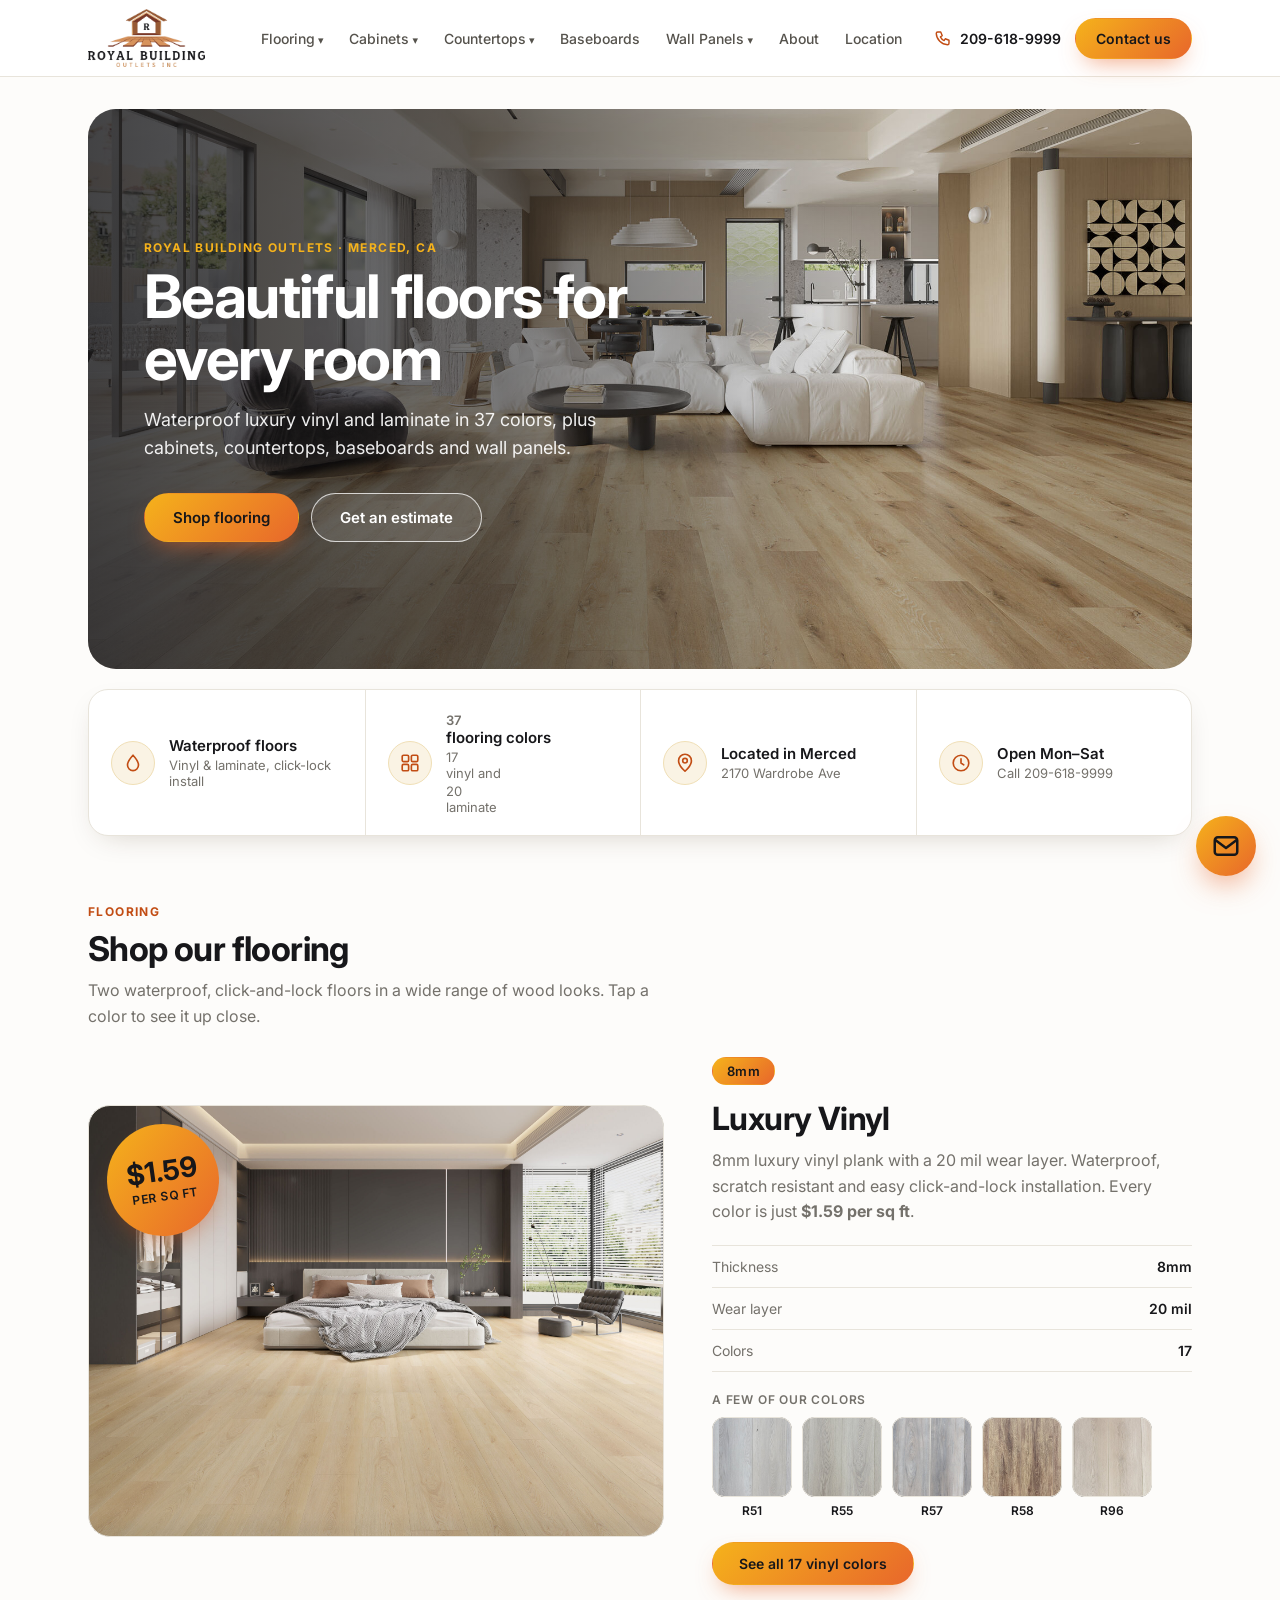
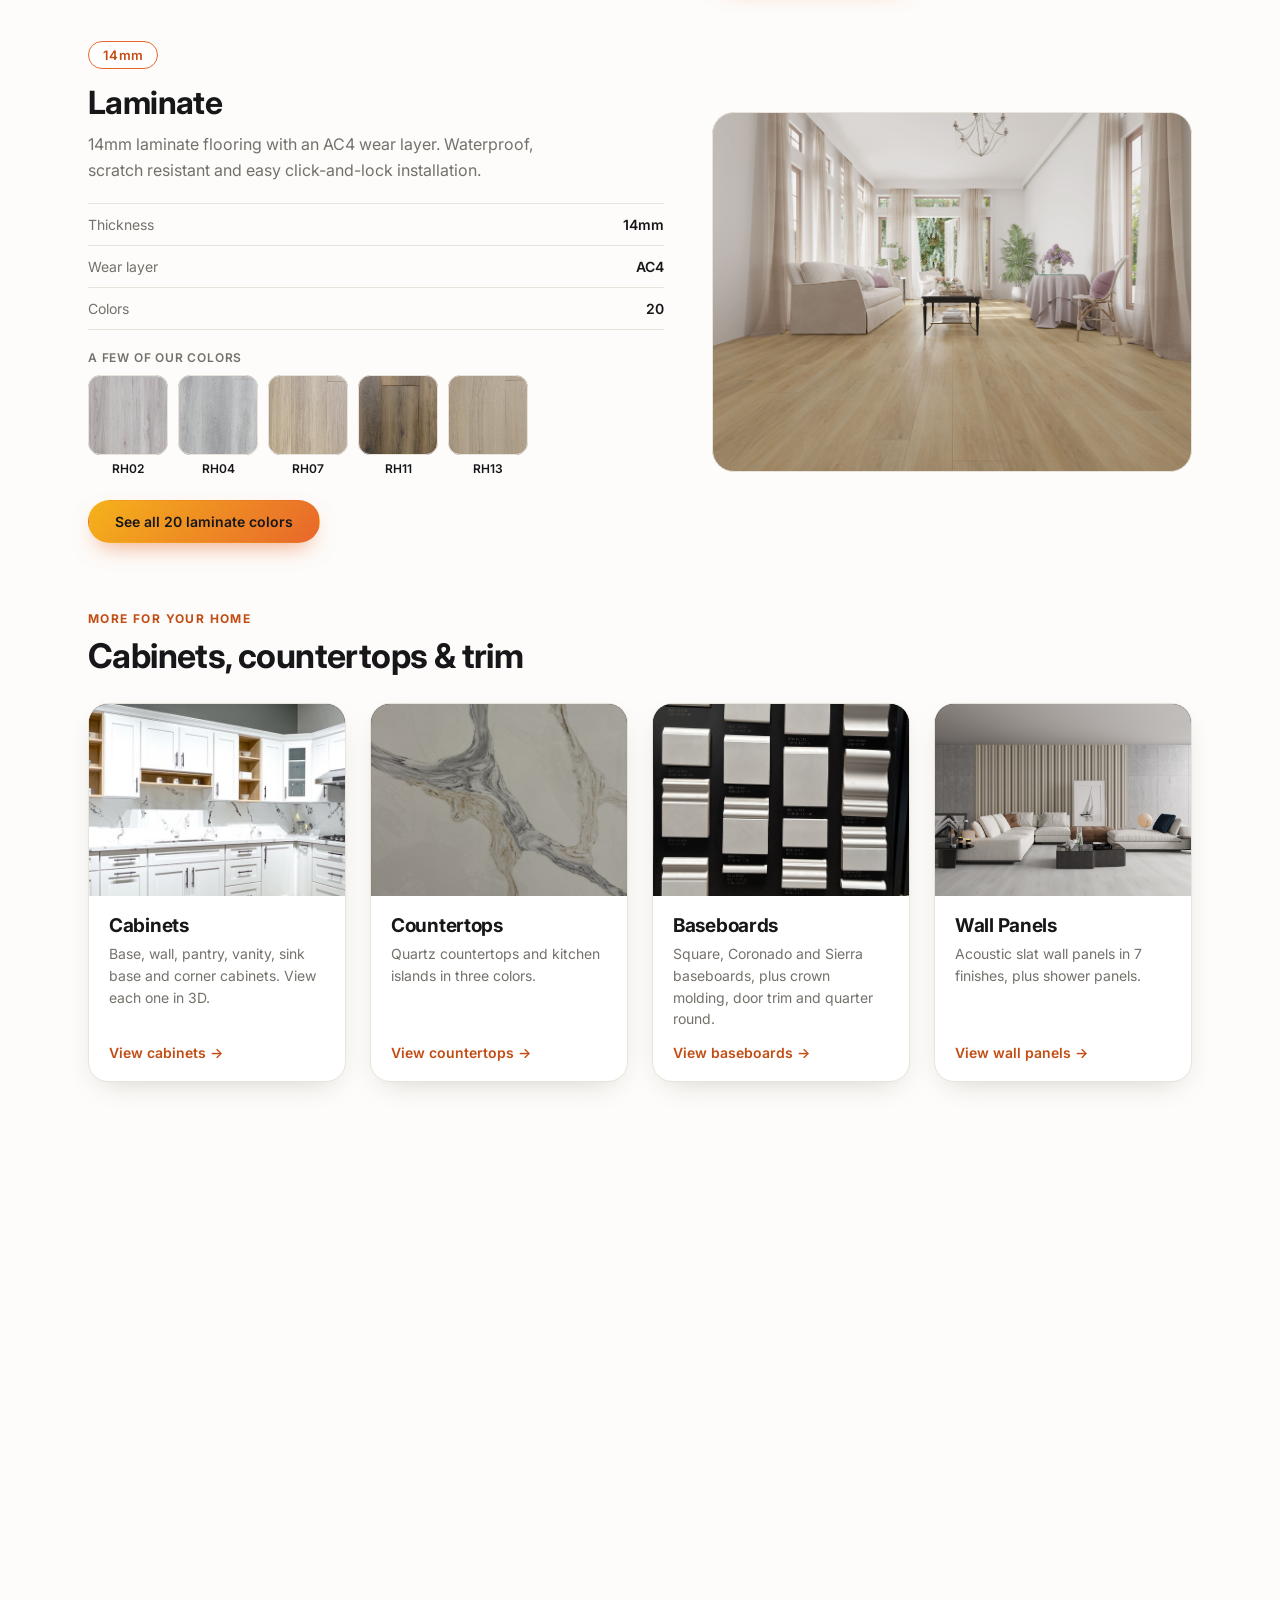
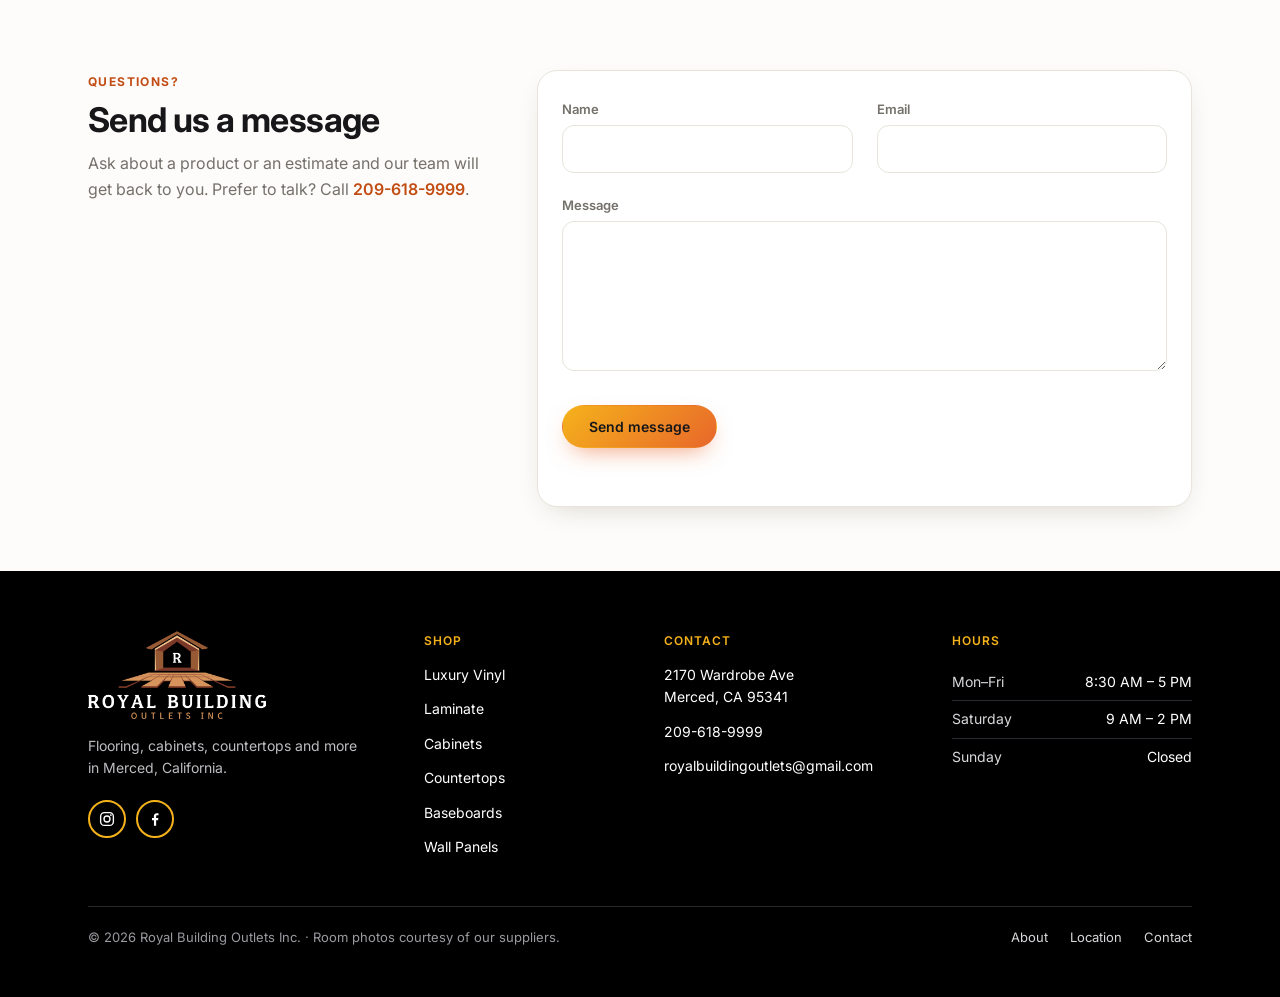
<file: index.html>
<!doctype html>
<html lang="en"><head><meta charset="utf-8"><meta name="viewport" content="width=device-width,initial-scale=1">
<title>Royal Building Outlets | Flooring, Cabinets &amp; Countertops in Merced, CA</title>
<meta name="description" content="Royal Building Outlets in Merced, CA: waterproof luxury vinyl and laminate flooring, kitchen and bath cabinets, quartz countertops, baseboards and wall panels. Visit our store in Merced or get an estimate.">
<link rel="canonical" href="https://www.royalbuildingoutlets.com/">
<meta property="og:type" content="website"><meta property="og:site_name" content="Royal Building Outlets">
<meta property="og:title" content="Royal Building Outlets | Flooring, Cabinets &amp; Countertops in Merced, CA"><meta property="og:description" content="Royal Building Outlets in Merced, CA: waterproof luxury vinyl and laminate flooring, kitchen and bath cabinets, quartz countertops, baseboards and wall panels. Visit our store in Merced or get an estimate.">
<meta property="og:url" content="https://www.royalbuildingoutlets.com/"><meta property="og:image" content="https://www.royalbuildingoutlets.com/images/Cata/web/room-07.jpg">
<meta name="theme-color" content="#ffffff">
<link rel="preconnect" href="https://fonts.googleapis.com"><link rel="preconnect" href="https://fonts.gstatic.com" crossorigin>
<link rel="stylesheet" href="https://fonts.googleapis.com/css2?family=Inter:wght@400;500;600;700&amp;display=swap">
<link rel="stylesheet" href="style.css?v=20261124"><link rel="icon" type="image/png" href="images/Logo/Logo.png"></head><body>

<a class="skip" href="#main">Skip to content</a>
<header><div class="wrap hwrap">
  <a class="logo" href="index.html"><img src="images/Logo/logo-light.png" alt="Royal Building Outlets Inc" width="1280" height="633"></a>
  <nav id="mainnav" aria-label="Main">
    <div class="dd">
      <a href="index.html#flooring">Flooring</a><button type="button" class="dd-toggle" aria-expanded="false" aria-label="Show flooring pages"></button>
      <div class="menu">
        <a href="vinyl.html"><b>Luxury Vinyl</b><span>8mm &middot; 20 mil wear layer &middot; $1.59/sq ft</span></a>
        <a href="laminate.html"><b>Laminate</b><span>14mm &middot; AC4 wear layer</span></a>
      </div>
    </div>
    <div class="dd">
      <a href="cabinets.html">Cabinets</a><button type="button" class="dd-toggle" aria-expanded="false" aria-label="Show cabinets pages"></button>
      <div class="menu">
        <a href="cabinets.html#base">Base</a>
        <a href="cabinets.html#wall">Wall</a>
        <a href="cabinets.html#pantry">Pantry</a>
        <a href="cabinets.html#vanity">Vanity</a>
        <a href="cabinets.html#sink-base">Sink Base</a>
        <a href="cabinets.html#corner">Corner</a>
      </div>
    </div>
    <div class="dd">
      <a href="countertops.html">Countertops</a><button type="button" class="dd-toggle" aria-expanded="false" aria-label="Show countertops pages"></button>
      <div class="menu">
        <a href="countertops.html#countertops">Countertops</a>
        <a href="countertops.html#islands">Islands</a>
      </div>
    </div>
    <a href="baseboards.html">Baseboards</a>
    <div class="dd">
      <a href="wall-panels.html">Wall Panels</a><button type="button" class="dd-toggle" aria-expanded="false" aria-label="Show wall panels pages"></button>
      <div class="menu">
        <a href="wall-panels.html#wall">Wall Panels</a>
        <a href="wall-panels.html#shower">Shower Panels</a>
      </div>
    </div>
    <a href="about.html">About</a>
    <a href="locations.html">Location</a>
    <a href="contact.html">Contact</a>
    <div class="nav-foot">
      <a class="btn solid txt" href="tel:+12096189999"><svg viewBox="0 0 24 24" aria-hidden="true"><path fill="none" stroke="currentColor" stroke-width="1.9" stroke-linecap="round" stroke-linejoin="round" d="M5 4h4l2 5-2.5 1.5a11 11 0 0 0 5 5L15 13l5 2v4a2 2 0 0 1-2 2A16 16 0 0 1 3 6a2 2 0 0 1 2-2z"/></svg>Call 209-618-9999</a>
      <p>Mon&ndash;Fri 8:30 AM&ndash;5 PM &middot; Sat 9 AM&ndash;2 PM<br>2170 Wardrobe Ave, Merced, CA</p>
    </div>
  </nav>
  <div class="hact">
    <a class="hphone" href="tel:+12096189999" aria-label="Call 209-618-9999"><svg viewBox="0 0 24 24" aria-hidden="true"><path fill="none" stroke="currentColor" stroke-width="1.9" stroke-linecap="round" stroke-linejoin="round" d="M5 4h4l2 5-2.5 1.5a11 11 0 0 0 5 5L15 13l5 2v4a2 2 0 0 1-2 2A16 16 0 0 1 3 6a2 2 0 0 1 2-2z"/></svg><span>209-618-9999</span></a>
    <a class="btn solid txt hcta" href="contact.html">Contact us</a>
    <button type="button" class="navbtn" aria-controls="mainnav" aria-expanded="false" aria-label="Open menu"><span></span></button>
  </div>
</div></header>

<main class="wrap" id="main">

  <!-- hero: who we are + main actions -->
  <section class="hero-sec">
    <div class="home-hero" style="background-image:url('images/Cata/web/room-07.jpg')">
      <div>
        <span class="eyebrow">Royal Building Outlets &middot; Merced, CA</span>
        <h1>Beautiful floors for every room</h1>
        <p>Waterproof luxury vinyl and laminate in <span data-count="flooring">37</span> colors, plus cabinets, countertops, baseboards and wall panels.</p>
        <div class="btn-row">
          <a href="#flooring" class="btn solid txt">Shop flooring</a>
          <a href="contact.html" class="btn txt ghost">Get an estimate</a>
        </div>
      </div>
    </div>

    <div class="facts">
      <div class="fact"><span class="cico"><svg viewBox="0 0 24 24" aria-hidden="true"><path fill="none" stroke="currentColor" stroke-width="1.8" stroke-linejoin="round" d="M12 3.5s6 6.4 6 10.8a6 6 0 0 1-12 0C6 9.9 12 3.5 12 3.5z"/></svg></span><div><b>Waterproof floors</b><span>Vinyl &amp; laminate, click-lock install</span></div></div>
      <div class="fact"><span class="cico"><svg viewBox="0 0 24 24" aria-hidden="true"><rect x="3.5" y="3.5" width="7" height="7" rx="1.5" fill="none" stroke="currentColor" stroke-width="1.8"/><rect x="13.5" y="3.5" width="7" height="7" rx="1.5" fill="none" stroke="currentColor" stroke-width="1.8"/><rect x="3.5" y="13.5" width="7" height="7" rx="1.5" fill="none" stroke="currentColor" stroke-width="1.8"/><rect x="13.5" y="13.5" width="7" height="7" rx="1.5" fill="none" stroke="currentColor" stroke-width="1.8"/></svg></span><div><b><span data-count="flooring">37</span> flooring colors</b><span><span data-count="vinyl">17</span> vinyl and <span data-count="laminate">20</span> laminate</span></div></div>
      <div class="fact"><span class="cico"><svg viewBox="0 0 24 24" aria-hidden="true"><path fill="none" stroke="currentColor" stroke-width="1.8" stroke-linecap="round" stroke-linejoin="round" d="M12 21s7-6.2 7-11.5A7 7 0 0 0 5 9.5C5 14.8 12 21 12 21z"/><circle cx="12" cy="9.5" r="2.5" fill="none" stroke="currentColor" stroke-width="1.8"/></svg></span><div><b>Located in Merced</b><a href="locations.html"><span>2170 Wardrobe Ave</span></a></div></div>
      <div class="fact"><span class="cico"><svg viewBox="0 0 24 24" aria-hidden="true"><circle cx="12" cy="12" r="8.5" fill="none" stroke="currentColor" stroke-width="1.8"/><path d="M12 7.5V12l3 2" fill="none" stroke="currentColor" stroke-width="1.8" stroke-linecap="round" stroke-linejoin="round"/></svg></span><div><b>Open Mon&ndash;Sat</b><a href="tel:+12096189999"><span>Call 209-618-9999</span></a></div></div>
    </div>
  </section>

  <!-- flooring: the main focus -->
  <section id="flooring">
    <div class="sec-head">
      <span class="eyebrow">Flooring</span>
      <h2>Shop our flooring</h2>
      <p>Two waterproof, click-and-lock floors in a wide range of wood looks. Tap a color to see it up close.</p>
    </div>

    <div class="floor-row">
      <a class="floor-photo" href="vinyl.html" aria-label="Shop luxury vinyl"><div class="img photo" role="img" aria-label="Bedroom with light oak luxury vinyl plank flooring" style="background-image:url('images/Cata/web/room-02.jpg')"><span class="price-sticker" aria-label="$1.59 per square foot"><span class="amt">$1.59</span><span class="per">per sq ft</span></span></div></a>
      <div class="floor-info">
        <span class="tag solid">8mm</span>
        <h3>Luxury Vinyl</h3>
        <p>8mm luxury vinyl plank with a 20 mil wear layer. Waterproof, scratch resistant and easy click-and-lock installation. Every color is just <b>$1.59 per sq ft</b>.</p>
        <div class="feat-specs">
          <div class="r"><span>Thickness</span><span>8mm</span></div>
          <div class="r"><span>Wear layer</span><span>20 mil</span></div>
          <div class="r"><span>Colors</span><span data-count="vinyl">17</span></div>
        </div>
        <div class="sw-label">A few of our colors</div>
        <div class="swatches" data-kind="vinyl">
          <a href="vinyl.html#R51"><div class="img photo" style="background-image:url('images/Flooring/web/R51.jpg')"></div>R51</a>
          <a href="vinyl.html#R55"><div class="img photo" style="background-image:url('images/Flooring/web/R55.jpg')"></div>R55</a>
          <a href="vinyl.html#R57"><div class="img photo" style="background-image:url('images/Flooring/web/R57.jpg')"></div>R57</a>
          <a href="vinyl.html#R58"><div class="img photo" style="background-image:url('images/Flooring/web/R58.jpg')"></div>R58</a>
          <a href="vinyl.html#R96"><div class="img photo" style="background-image:url('images/Flooring/web/R96.jpg')"></div>R96</a>
        </div>
        <a href="vinyl.html" class="btn solid txt">See all <span data-count="vinyl">17</span> vinyl colors</a>
      </div>
    </div>

    <div class="floor-row flip">
      <a class="floor-photo" href="laminate.html" aria-label="Shop laminate"><div class="img photo" role="img" aria-label="Bright living room with warm laminate plank flooring" style="background-image:url('images/Cata/web/room-05.jpg')"></div></a>
      <div class="floor-info">
        <span class="tag">14mm</span>
        <h3>Laminate</h3>
        <p>14mm laminate flooring with an AC4 wear layer. Waterproof, scratch resistant and easy click-and-lock installation.</p>
        <div class="feat-specs">
          <div class="r"><span>Thickness</span><span>14mm</span></div>
          <div class="r"><span>Wear layer</span><span>AC4</span></div>
          <div class="r"><span>Colors</span><span data-count="laminate">20</span></div>
        </div>
        <div class="sw-label">A few of our colors</div>
        <div class="swatches" data-kind="laminate">
          <a href="laminate.html#RH02"><div class="img photo" style="background-image:url('images/Flooring/web/RH02.jpg')"></div>RH02</a>
          <a href="laminate.html#RH04"><div class="img photo" style="background-image:url('images/Flooring/web/RH04.jpg')"></div>RH04</a>
          <a href="laminate.html#RH07"><div class="img photo" style="background-image:url('images/Flooring/web/RH07.jpg')"></div>RH07</a>
          <a href="laminate.html#RH11"><div class="img photo" style="background-image:url('images/Flooring/web/RH11.jpg')"></div>RH11</a>
          <a href="laminate.html#RH13"><div class="img photo" style="background-image:url('images/Flooring/web/RH13.jpg')"></div>RH13</a>
        </div>
        <a href="laminate.html" class="btn solid txt">See all <span data-count="laminate">20</span> laminate colors</a>
      </div>
    </div>
  </section>

  <!-- everything else we carry -->
  <section>
    <div class="sec-head">
      <span class="eyebrow">More for your home</span>
      <h2>Cabinets, countertops &amp; trim</h2>
    </div>
    <div class="grid g4 pcards">
      <a class="pcard" href="cabinets.html"><div class="img photo" role="img" aria-label="Kitchen with white shaker cabinets" style="background-image:url('images/Cabinets/banner.jpg')"></div><div class="pbody"><h3>Cabinets</h3><p>Base, wall, pantry, vanity, sink base and corner cabinets. View each one in 3D.</p><span class="more">View cabinets</span></div></a>
      <a class="pcard" href="countertops.html"><div class="img photo" role="img" aria-label="T307 quartz countertop close-up" style="background-image:url('images/Countertops/web/T307.jpg')"></div><div class="pbody"><h3>Countertops</h3><p>Quartz countertops and kitchen islands in three colors.</p><span class="more">View countertops</span></div></a>
      <a class="pcard" href="baseboards.html"><div class="img photo" role="img" aria-label="Baseboard profiles on a sample board" style="background-image:url('images/Baseboard/web/board-overview.jpg')"></div><div class="pbody"><h3>Baseboards</h3><p>Square, Coronado and Sierra baseboards, plus crown molding, door trim and quarter round.</p><span class="more">View baseboards</span></div></a>
      <a class="pcard" href="wall-panels.html"><div class="img photo" role="img" aria-label="Living room with an acoustic slat wall panel" style="background-image:url('images/Wall_Panels/web/2-room.jpg')"></div><div class="pbody"><h3>Wall Panels</h3><p>Acoustic slat wall panels in 7 finishes, plus shower panels.</p><span class="more">View wall panels</span></div></a>
    </div>
  </section>

  <!-- visit us -->
  <section>
    <div class="visit">
      <div class="mapwrap"><iframe src="https://www.google.com/maps?q=2170+Wardrobe+Ave,+Merced,+CA+95341&amp;z=15&amp;output=embed" title="Map showing 2170 Wardrobe Ave, Merced, CA" loading="lazy" referrerpolicy="no-referrer-when-downgrade" allowfullscreen></iframe></div>
      <div class="box vcard">
        <span class="eyebrow">Visit us</span>
        <h2>Royal Building Outlets &ndash; Merced</h2>
        <a class="crow" href="https://www.google.com/maps/search/?api=1&amp;query=2170+Wardrobe+Ave+Merced+CA+95341" target="_blank" rel="noopener">
          <span class="cico"><svg viewBox="0 0 24 24" aria-hidden="true"><path fill="none" stroke="currentColor" stroke-width="1.8" stroke-linecap="round" stroke-linejoin="round" d="M12 21s7-6.2 7-11.5A7 7 0 0 0 5 9.5C5 14.8 12 21 12 21z"/><circle cx="12" cy="9.5" r="2.5" fill="none" stroke="currentColor" stroke-width="1.8"/></svg></span>
          <span class="ctext"><span class="cval">2170 Wardrobe Ave<br>Merced, CA 95341</span></span>
        </a>
        <a class="crow" href="tel:+12096189999">
          <span class="cico"><svg viewBox="0 0 24 24" aria-hidden="true"><path fill="none" stroke="currentColor" stroke-width="1.8" stroke-linecap="round" stroke-linejoin="round" d="M5 4h4l2 5-2.5 1.5a11 11 0 0 0 5 5L15 13l5 2v4a2 2 0 0 1-2 2A16 16 0 0 1 3 6a2 2 0 0 1 2-2z"/></svg></span>
          <span class="ctext"><span class="cval">(209) 618-9999</span></span>
        </a>
        <div class="hours-title">Hours</div>
        <div class="hours"><div class="h"><span>Monday&ndash;Friday</span><span>8:30 AM &ndash; 5 PM</span></div><div class="h"><span>Saturday</span><span>9 AM &ndash; 2 PM</span></div><div class="h"><span>Sunday</span><span>Closed</span></div></div>
        <div class="btn-row"><a class="btn solid txt" href="https://www.google.com/maps/search/?api=1&amp;query=2170+Wardrobe+Ave+Merced+CA+95341" target="_blank" rel="noopener">Get directions</a><a class="btn txt" href="locations.html">Store photos</a></div>
      </div>
    </div>
  </section>

  <!-- message form -->
  <section>
    <div class="msg">
      <div class="msg-intro">
        <span class="eyebrow">Questions?</span>
        <h2>Send us a message</h2>
        <p>Ask about a product or an estimate and our team will get back to you. Prefer to talk? Call <a href="tel:+12096189999">209-618-9999</a>.</p>
      </div>
      <form class="box" data-contact novalidate>
        <input type="hidden" name="_subject" value="New message from the website">
        <input type="hidden" name="_template" value="table">
        <input type="hidden" name="_captcha" value="false">
        <input type="text" name="_honey" style="display:none" tabindex="-1" autocomplete="off">
        <div class="grid g2">
          <div>
            <label class="flabel" for="h-name">Name</label>
            <input class="field" id="h-name" name="name" required autocomplete="name">
          </div>
          <div>
            <label class="flabel" for="h-email">Email</label>
            <input class="field" id="h-email" name="email" type="email" required autocomplete="email">
          </div>
        </div>
        <label class="flabel" for="h-msg">Message</label>
        <textarea class="field area" id="h-msg" name="message" required></textarea>
        <button type="submit" class="btn solid txt">Send message</button>
        <div class="form-status" role="status" aria-live="polite"></div>
      </form>
    </div>
  </section>
</main>

<footer><div class="wrap">
  <div class="fgrid">
    <div class="fbrand"><a class="logo" href="index.html"><img src="images/Logo/Logo.png" alt="Royal Building Outlets Inc" width="1280" height="633"></a>
      <p>Flooring, cabinets, countertops and more in Merced, California.</p><span class="social"><a href="https://www.instagram.com/royalbuildingoutlets/" target="_blank" rel="noopener" aria-label="Instagram"><svg viewBox="0 0 24 24" aria-hidden="true"><rect x="3.5" y="3.5" width="17" height="17" rx="5" fill="none" stroke="currentColor" stroke-width="1.8"/><circle cx="12" cy="12" r="4" fill="none" stroke="currentColor" stroke-width="1.8"/><circle cx="17.2" cy="6.8" r="1.2" fill="currentColor"/></svg></a><a href="https://www.facebook.com/people/Royal-Build/pfbid0Puxi76APLGJigcukLMW54oCZdmjU9fzhBERXR9j2Nn4Rtbv2d5swnHq3gfGUP66rl/" target="_blank" rel="noopener" aria-label="Facebook"><svg viewBox="0 0 24 24" aria-hidden="true"><path fill="currentColor" d="M13.5 21v-7.5h2.6l.4-3h-3V8.6c0-.9.3-1.5 1.6-1.5h1.6V4.4c-.3 0-1.2-.1-2.3-.1-2.3 0-3.9 1.4-3.9 4v2.2H8v3h2.6V21h2.9z"/></svg></a></span></div>
    <div class="fcol"><h4>Shop</h4><a href="vinyl.html">Luxury Vinyl</a><a href="laminate.html">Laminate</a><a href="cabinets.html">Cabinets</a><a href="countertops.html">Countertops</a><a href="baseboards.html">Baseboards</a><a href="wall-panels.html">Wall Panels</a></div>
    <div class="fcol"><h4>Contact</h4><a href="https://www.google.com/maps/search/?api=1&amp;query=2170+Wardrobe+Ave+Merced+CA+95341" target="_blank" rel="noopener">2170 Wardrobe Ave<br>Merced, CA 95341</a><a href="tel:+12096189999">209-618-9999</a><a href="mailto:royalbuildingoutlets@gmail.com">royalbuildingoutlets@gmail.com</a></div>
    <div class="fcol"><h4>Hours</h4><div class="hrs"><span>Mon&ndash;Fri</span><span>8:30 AM &ndash; 5 PM</span></div><div class="hrs"><span>Saturday</span><span>9 AM &ndash; 2 PM</span></div><div class="hrs"><span>Sunday</span><span>Closed</span></div></div>
  </div>
  <div class="fbottom"><span>&copy; <span data-year>2026</span> Royal Building Outlets Inc. &middot; Room photos courtesy of our suppliers.</span><span class="flinks"><a href="about.html">About</a><a href="locations.html">Location</a><a href="contact.html">Contact</a></span></div>
</div></footer>

<a class="chat" href="mailto:royalbuildingoutlets@gmail.com" aria-label="Email us at royalbuildingoutlets@gmail.com" title="Email us"></a>
<script type="application/ld+json">
{"@context":"https://schema.org","@type":"HomeGoodsStore","name":"Royal Building Outlets Inc","url":"https://www.royalbuildingoutlets.com/",
 "logo":"https://www.royalbuildingoutlets.com/images/Logo/Logo.png","image":"https://www.royalbuildingoutlets.com/images/Store_Images/entrance-web.jpg",
 "telephone":"+1-209-618-9999","email":"royalbuildingoutlets@gmail.com",
 "address":{"@type":"PostalAddress","streetAddress":"2170 Wardrobe Ave","addressLocality":"Merced","addressRegion":"CA","postalCode":"95341","addressCountry":"US"},
 "openingHoursSpecification":[{"@type":"OpeningHoursSpecification","dayOfWeek":["Monday","Tuesday","Wednesday","Thursday","Friday"],"opens":"08:30","closes":"17:00"},
  {"@type":"OpeningHoursSpecification","dayOfWeek":"Saturday","opens":"09:00","closes":"14:00"}],
 "sameAs":["https://www.instagram.com/royalbuildingoutlets/"]}
</script>
<script src="contact-form.js?v=20261124"></script>
<script src="products.js?v=20261127"></script>
<script>
/* counts and color samples on this page follow products.txt */
loadProducts(function (P) {
  if (!P) return;
  document.querySelectorAll('.swatches[data-kind]').forEach(function (box) {
    var kind = box.getAttribute('data-kind'), page = kind + '.html', list = P[kind] || [], ok = {}, chosen = [];
    list.forEach(function (p) { if (p.inStock) ok[p.code] = 1; });
    // keep the hand-picked samples that are still listed and in stock, then top up from the list
    box.querySelectorAll('a').forEach(function (a) { var c = a.getAttribute('href').split('#')[1]; if (ok[c] && chosen.indexOf(c) < 0) chosen.push(c); });
    list.forEach(function (p) { if (chosen.length < 5 && p.inStock && chosen.indexOf(p.code) < 0) chosen.push(p.code); });
    box.innerHTML = chosen.slice(0, 5).map(function (c) {
      return '<a href="' + page + '#' + c + '"><div class="img photo" style="background-image:url(\'images/Flooring/web/' + c + '.jpg\')"></div>' + c + '</a>';
    }).join('');
  });
});
</script>
<script src="site.js?v=20261124"></script>
<script src="motion.js?v=20261124"></script>
</body></html>
</file>
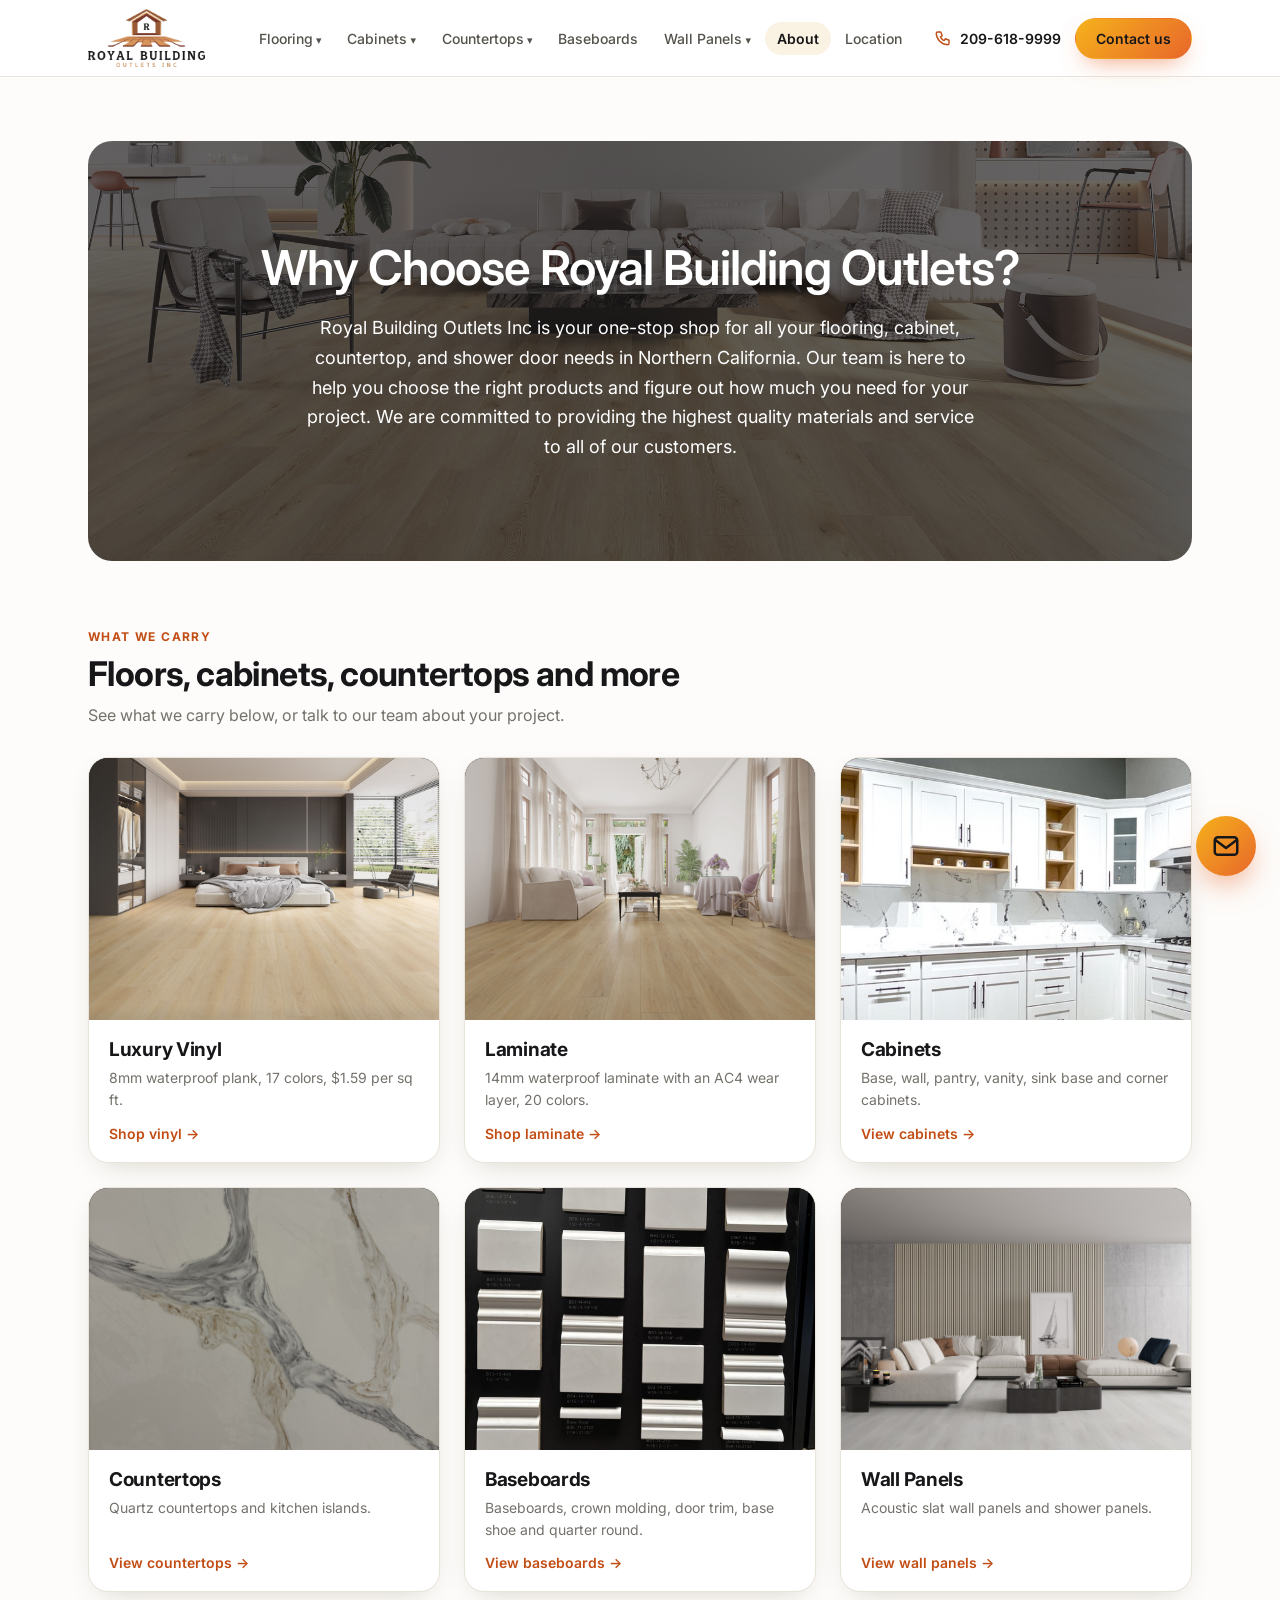
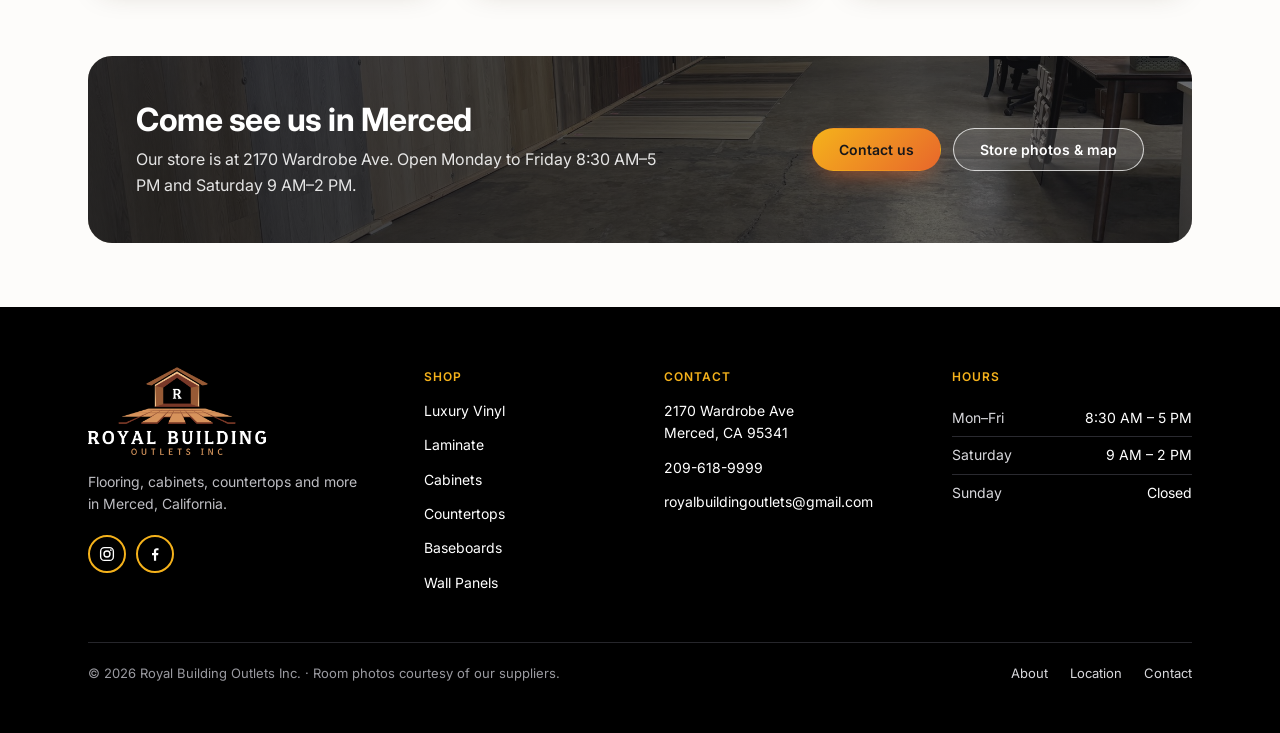
<file: about.html>
<!doctype html>
<html lang="en"><head><meta charset="utf-8"><meta name="viewport" content="width=device-width,initial-scale=1">
<title>About Us | Royal Building Outlets, Merced CA</title>
<meta name="description" content="Royal Building Outlets Inc is a one-stop shop for flooring, cabinets, countertops and more in Merced, CA.">
<link rel="canonical" href="https://www.royalbuildingoutlets.com/about.html">
<meta property="og:type" content="website"><meta property="og:site_name" content="Royal Building Outlets">
<meta property="og:title" content="About Us | Royal Building Outlets, Merced CA"><meta property="og:description" content="Royal Building Outlets Inc is a one-stop shop for flooring, cabinets, countertops and more in Merced, CA.">
<meta property="og:url" content="https://www.royalbuildingoutlets.com/about.html"><meta property="og:image" content="https://www.royalbuildingoutlets.com/images/Cata/web/room-08.jpg">
<meta name="theme-color" content="#ffffff">
<link rel="preconnect" href="https://fonts.googleapis.com"><link rel="preconnect" href="https://fonts.gstatic.com" crossorigin>
<link rel="stylesheet" href="https://fonts.googleapis.com/css2?family=Inter:wght@400;500;600;700&amp;display=swap">
<link rel="stylesheet" href="style.css?v=20261124"><link rel="icon" type="image/png" href="images/Logo/Logo.png"></head><body>

<a class="skip" href="#main">Skip to content</a>
<header><div class="wrap hwrap">
  <a class="logo" href="index.html"><img src="images/Logo/logo-light.png" alt="Royal Building Outlets Inc" width="1280" height="633"></a>
  <nav id="mainnav" aria-label="Main">
    <div class="dd">
      <a href="index.html#flooring">Flooring</a><button type="button" class="dd-toggle" aria-expanded="false" aria-label="Show flooring pages"></button>
      <div class="menu">
        <a href="vinyl.html"><b>Luxury Vinyl</b><span>8mm &middot; 20 mil wear layer &middot; $1.59/sq ft</span></a>
        <a href="laminate.html"><b>Laminate</b><span>14mm &middot; AC4 wear layer</span></a>
      </div>
    </div>
    <div class="dd">
      <a href="cabinets.html">Cabinets</a><button type="button" class="dd-toggle" aria-expanded="false" aria-label="Show cabinets pages"></button>
      <div class="menu">
        <a href="cabinets.html#base">Base</a>
        <a href="cabinets.html#wall">Wall</a>
        <a href="cabinets.html#pantry">Pantry</a>
        <a href="cabinets.html#vanity">Vanity</a>
        <a href="cabinets.html#sink-base">Sink Base</a>
        <a href="cabinets.html#corner">Corner</a>
      </div>
    </div>
    <div class="dd">
      <a href="countertops.html">Countertops</a><button type="button" class="dd-toggle" aria-expanded="false" aria-label="Show countertops pages"></button>
      <div class="menu">
        <a href="countertops.html#countertops">Countertops</a>
        <a href="countertops.html#islands">Islands</a>
      </div>
    </div>
    <a href="baseboards.html">Baseboards</a>
    <div class="dd">
      <a href="wall-panels.html">Wall Panels</a><button type="button" class="dd-toggle" aria-expanded="false" aria-label="Show wall panels pages"></button>
      <div class="menu">
        <a href="wall-panels.html#wall">Wall Panels</a>
        <a href="wall-panels.html#shower">Shower Panels</a>
      </div>
    </div>
    <a href="about.html" class="here" aria-current="page">About</a>
    <a href="locations.html">Location</a>
    <a href="contact.html">Contact</a>
    <div class="nav-foot">
      <a class="btn solid txt" href="tel:+12096189999"><svg viewBox="0 0 24 24" aria-hidden="true"><path fill="none" stroke="currentColor" stroke-width="1.9" stroke-linecap="round" stroke-linejoin="round" d="M5 4h4l2 5-2.5 1.5a11 11 0 0 0 5 5L15 13l5 2v4a2 2 0 0 1-2 2A16 16 0 0 1 3 6a2 2 0 0 1 2-2z"/></svg>Call 209-618-9999</a>
      <p>Mon&ndash;Fri 8:30 AM&ndash;5 PM &middot; Sat 9 AM&ndash;2 PM<br>2170 Wardrobe Ave, Merced, CA</p>
    </div>
  </nav>
  <div class="hact">
    <a class="hphone" href="tel:+12096189999" aria-label="Call 209-618-9999"><svg viewBox="0 0 24 24" aria-hidden="true"><path fill="none" stroke="currentColor" stroke-width="1.9" stroke-linecap="round" stroke-linejoin="round" d="M5 4h4l2 5-2.5 1.5a11 11 0 0 0 5 5L15 13l5 2v4a2 2 0 0 1-2 2A16 16 0 0 1 3 6a2 2 0 0 1 2-2z"/></svg><span>209-618-9999</span></a>
    <a class="btn solid txt hcta" href="contact.html">Contact us</a>
    <button type="button" class="navbtn" aria-controls="mainnav" aria-expanded="false" aria-label="Open menu"><span></span></button>
  </div>
</div></header>

<main class="wrap" id="main">
  <section>
    <div class="about-hero" style="--about-img:url('images/Cata/web/room-08.jpg')">
      <div>
        <h1>Why Choose Royal Building Outlets?</h1>
        <p>Royal Building Outlets Inc is your one-stop shop for all your flooring, cabinet, countertop, and shower door needs in Northern California. Our team is here to help you choose the right products and figure out how much you need for your project. We are committed to providing the highest quality materials and service to all of our customers.</p>
      </div>
    </div>
  </section>

  <section>
    <div class="sec-head">
      <span class="eyebrow">What we carry</span>
      <h2>Floors, cabinets, countertops and more</h2>
      <p>See what we carry below, or talk to our team about your project.</p>
    </div>
    <div class="grid g3 pcards">
      <a class="pcard" href="vinyl.html"><div class="img photo" role="img" aria-label="Bedroom with luxury vinyl plank flooring" style="background-image:url('images/Cata/web/room-02.jpg')"></div><div class="pbody"><h3>Luxury Vinyl</h3><p>8mm waterproof plank, <span data-count="vinyl">17</span> colors, $1.59 per sq ft.</p><span class="more">Shop vinyl</span></div></a>
      <a class="pcard" href="laminate.html"><div class="img photo" role="img" aria-label="Living room with laminate flooring" style="background-image:url('images/Cata/web/room-05.jpg')"></div><div class="pbody"><h3>Laminate</h3><p>14mm waterproof laminate with an AC4 wear layer, <span data-count="laminate">20</span> colors.</p><span class="more">Shop laminate</span></div></a>
      <a class="pcard" href="cabinets.html"><div class="img photo" role="img" aria-label="Kitchen with white shaker cabinets" style="background-image:url('images/Cabinets/banner.jpg')"></div><div class="pbody"><h3>Cabinets</h3><p>Base, wall, pantry, vanity, sink base and corner cabinets.</p><span class="more">View cabinets</span></div></a>
      <a class="pcard" href="countertops.html"><div class="img photo" role="img" aria-label="T307 quartz countertop close-up" style="background-image:url('images/Countertops/web/T307.jpg')"></div><div class="pbody"><h3>Countertops</h3><p>Quartz countertops and kitchen islands.</p><span class="more">View countertops</span></div></a>
      <a class="pcard" href="baseboards.html"><div class="img photo" role="img" aria-label="Baseboard profiles on a sample board" style="background-image:url('images/Baseboard/web/board-overview.jpg')"></div><div class="pbody"><h3>Baseboards</h3><p>Baseboards, crown molding, door trim, base shoe and quarter round.</p><span class="more">View baseboards</span></div></a>
      <a class="pcard" href="wall-panels.html"><div class="img photo" role="img" aria-label="Living room with an acoustic slat wall panel" style="background-image:url('images/Wall_Panels/web/2-room.jpg')"></div><div class="pbody"><h3>Wall Panels</h3><p>Acoustic slat wall panels and shower panels.</p><span class="more">View wall panels</span></div></a>
    </div>
  </section>

  <section class="cta-band" style="--cta-img:url('images/Store_Images/store.jpg')">
    <div><h2>Come see us in Merced</h2><p>Our store is at 2170 Wardrobe Ave. Open Monday to Friday 8:30 AM&ndash;5 PM and Saturday 9 AM&ndash;2 PM.</p></div>
    <div class="btn-row"><a class="btn solid txt" href="contact.html">Contact us</a><a class="btn txt ghost" href="locations.html">Store photos &amp; map</a></div>
  </section>
</main>

<footer><div class="wrap">
  <div class="fgrid">
    <div class="fbrand"><a class="logo" href="index.html"><img src="images/Logo/Logo.png" alt="Royal Building Outlets Inc" width="1280" height="633"></a>
      <p>Flooring, cabinets, countertops and more in Merced, California.</p><span class="social"><a href="https://www.instagram.com/royalbuildingoutlets/" target="_blank" rel="noopener" aria-label="Instagram"><svg viewBox="0 0 24 24" aria-hidden="true"><rect x="3.5" y="3.5" width="17" height="17" rx="5" fill="none" stroke="currentColor" stroke-width="1.8"/><circle cx="12" cy="12" r="4" fill="none" stroke="currentColor" stroke-width="1.8"/><circle cx="17.2" cy="6.8" r="1.2" fill="currentColor"/></svg></a><a href="https://www.facebook.com/people/Royal-Build/pfbid0Puxi76APLGJigcukLMW54oCZdmjU9fzhBERXR9j2Nn4Rtbv2d5swnHq3gfGUP66rl/" target="_blank" rel="noopener" aria-label="Facebook"><svg viewBox="0 0 24 24" aria-hidden="true"><path fill="currentColor" d="M13.5 21v-7.5h2.6l.4-3h-3V8.6c0-.9.3-1.5 1.6-1.5h1.6V4.4c-.3 0-1.2-.1-2.3-.1-2.3 0-3.9 1.4-3.9 4v2.2H8v3h2.6V21h2.9z"/></svg></a></span></div>
    <div class="fcol"><h4>Shop</h4><a href="vinyl.html">Luxury Vinyl</a><a href="laminate.html">Laminate</a><a href="cabinets.html">Cabinets</a><a href="countertops.html">Countertops</a><a href="baseboards.html">Baseboards</a><a href="wall-panels.html">Wall Panels</a></div>
    <div class="fcol"><h4>Contact</h4><a href="https://www.google.com/maps/search/?api=1&amp;query=2170+Wardrobe+Ave+Merced+CA+95341" target="_blank" rel="noopener">2170 Wardrobe Ave<br>Merced, CA 95341</a><a href="tel:+12096189999">209-618-9999</a><a href="mailto:royalbuildingoutlets@gmail.com">royalbuildingoutlets@gmail.com</a></div>
    <div class="fcol"><h4>Hours</h4><div class="hrs"><span>Mon&ndash;Fri</span><span>8:30 AM &ndash; 5 PM</span></div><div class="hrs"><span>Saturday</span><span>9 AM &ndash; 2 PM</span></div><div class="hrs"><span>Sunday</span><span>Closed</span></div></div>
  </div>
  <div class="fbottom"><span>&copy; <span data-year>2026</span> Royal Building Outlets Inc. &middot; Room photos courtesy of our suppliers.</span><span class="flinks"><a href="about.html">About</a><a href="locations.html">Location</a><a href="contact.html">Contact</a></span></div>
</div></footer>
<a class="chat" href="mailto:royalbuildingoutlets@gmail.com" aria-label="Email us at royalbuildingoutlets@gmail.com" title="Email us"></a>
<script src="products.js?v=20261127"></script>
<script>loadProducts(function () {});</script>
<script src="site.js?v=20261124"></script>
<script src="motion.js?v=20261124"></script>
</body></html>
</file>
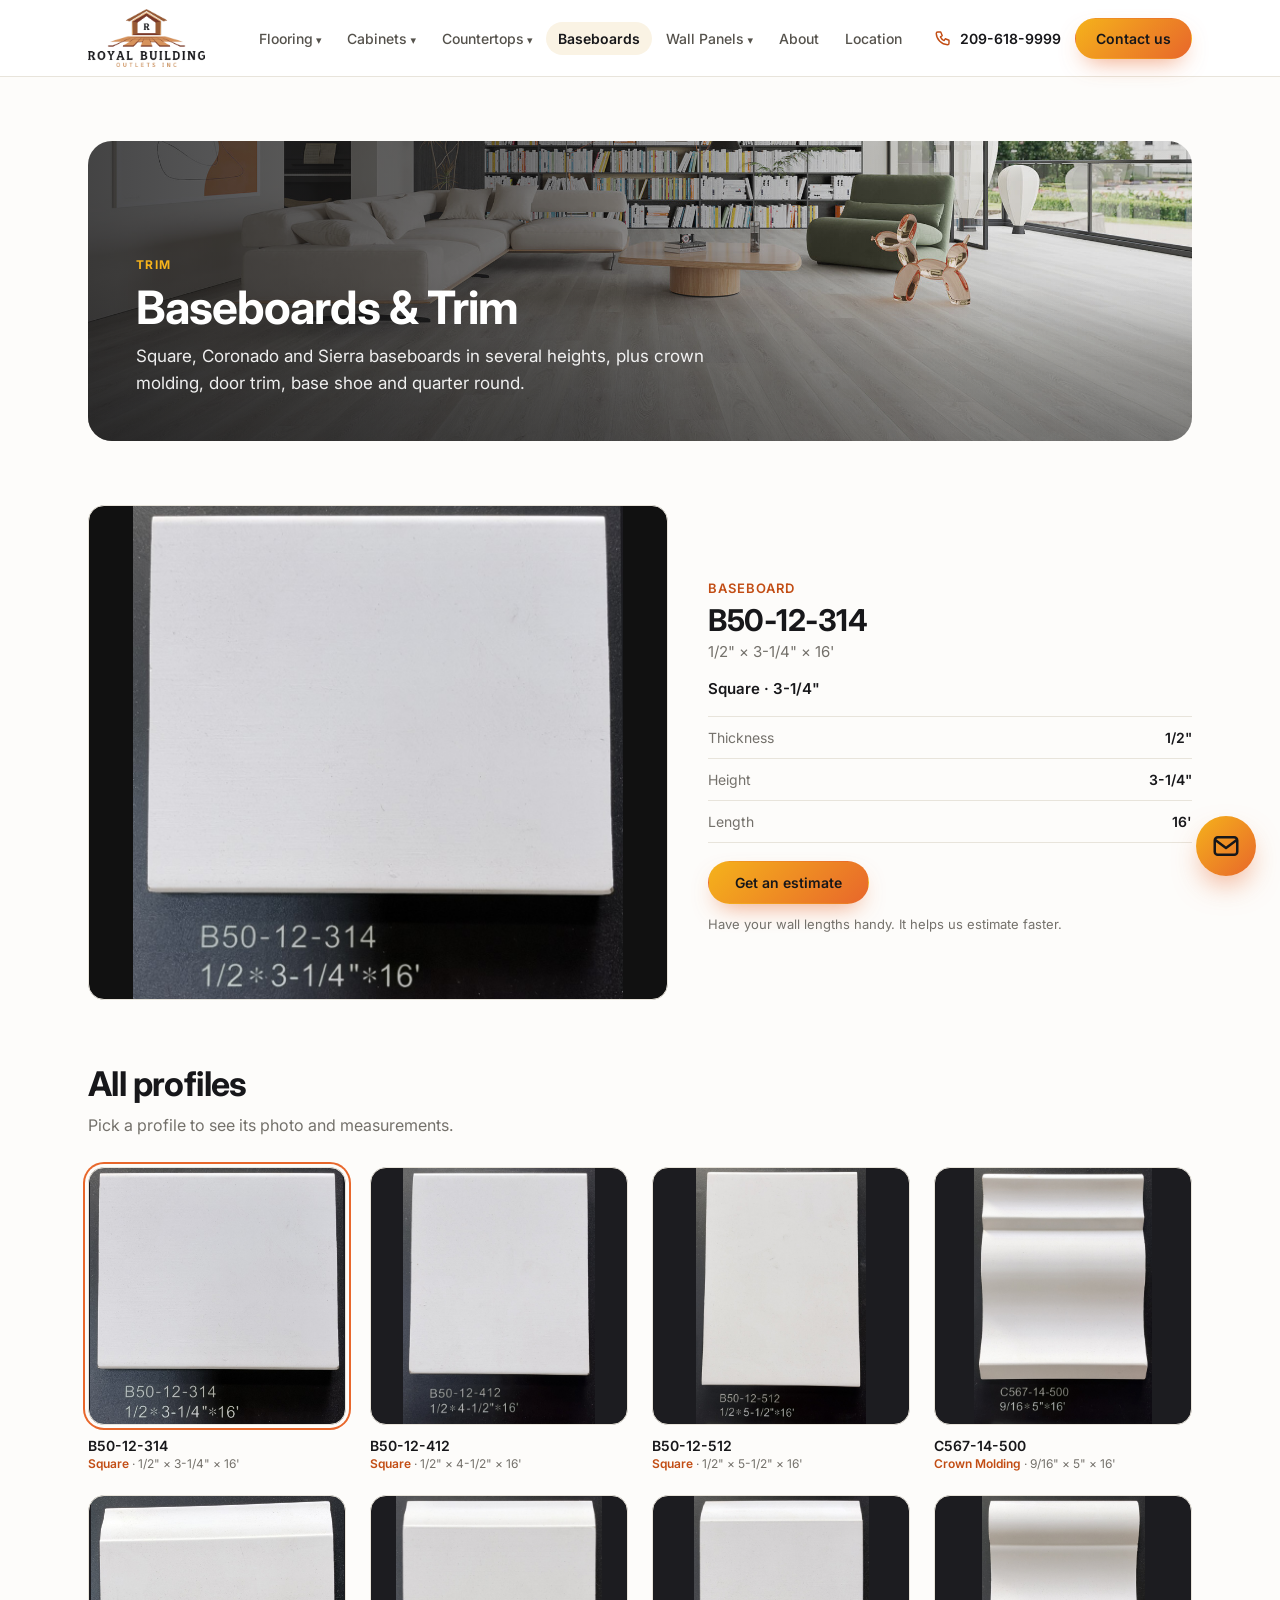
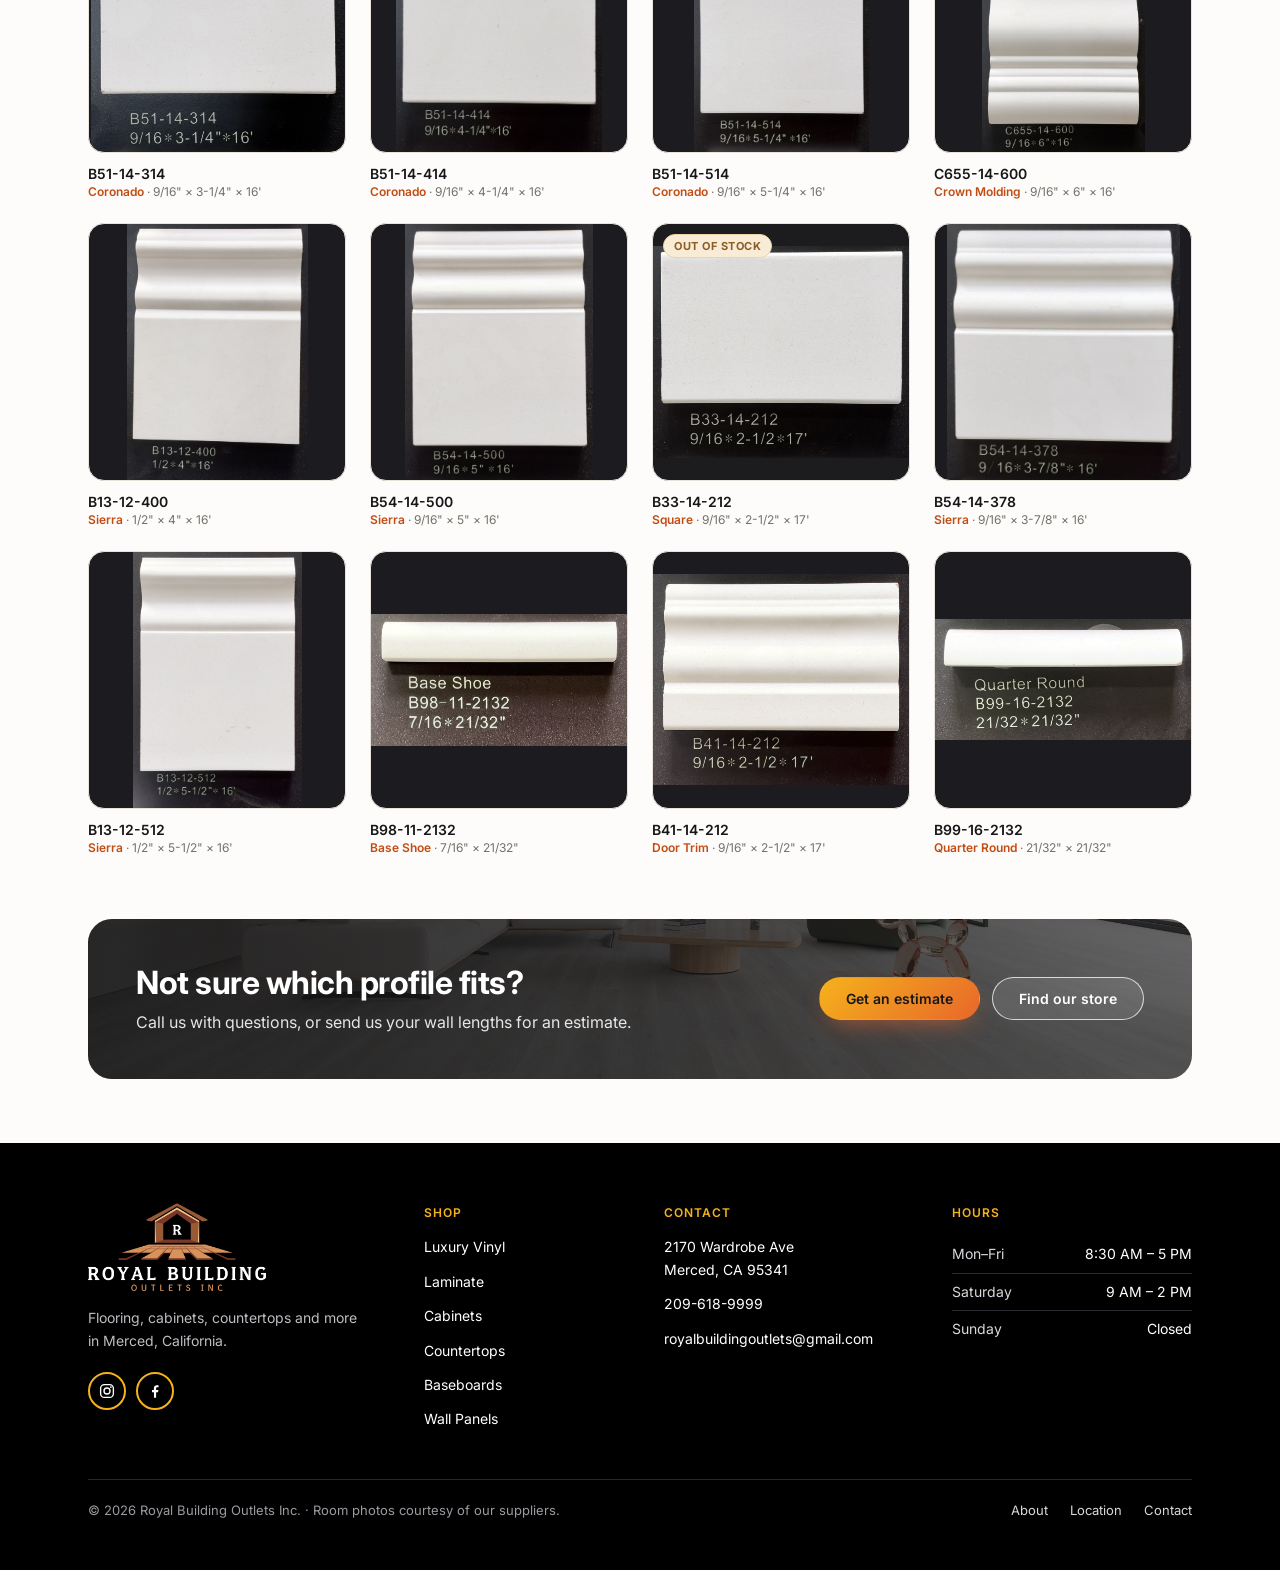
<file: baseboards.html>
<!doctype html>
<html lang="en"><head><meta charset="utf-8"><meta name="viewport" content="width=device-width,initial-scale=1">
<title>Baseboards &amp; Trim | Royal Building Outlets, Merced CA</title>
<meta name="description" content="Baseboards in square, Coronado and Sierra profiles, plus crown molding, door trim, base shoe and quarter round. Royal Building Outlets, Merced, CA.">
<link rel="canonical" href="https://www.royalbuildingoutlets.com/baseboards.html">
<meta property="og:type" content="website"><meta property="og:site_name" content="Royal Building Outlets">
<meta property="og:title" content="Baseboards &amp; Trim | Royal Building Outlets, Merced CA"><meta property="og:description" content="Baseboards in square, Coronado and Sierra profiles, plus crown molding, door trim, base shoe and quarter round. Royal Building Outlets, Merced, CA.">
<meta property="og:url" content="https://www.royalbuildingoutlets.com/baseboards.html"><meta property="og:image" content="https://www.royalbuildingoutlets.com/images/Cata/web/room-04.jpg">
<meta name="theme-color" content="#ffffff">
<link rel="preconnect" href="https://fonts.googleapis.com"><link rel="preconnect" href="https://fonts.gstatic.com" crossorigin>
<link rel="stylesheet" href="https://fonts.googleapis.com/css2?family=Inter:wght@400;500;600;700&amp;display=swap">
<link rel="stylesheet" href="style.css?v=20261124"><link rel="icon" type="image/png" href="images/Logo/Logo.png"></head><body>

<a class="skip" href="#main">Skip to content</a>
<header><div class="wrap hwrap">
  <a class="logo" href="index.html"><img src="images/Logo/logo-light.png" alt="Royal Building Outlets Inc" width="1280" height="633"></a>
  <nav id="mainnav" aria-label="Main">
    <div class="dd">
      <a href="index.html#flooring">Flooring</a><button type="button" class="dd-toggle" aria-expanded="false" aria-label="Show flooring pages"></button>
      <div class="menu">
        <a href="vinyl.html"><b>Luxury Vinyl</b><span>8mm &middot; 20 mil wear layer &middot; $1.59/sq ft</span></a>
        <a href="laminate.html"><b>Laminate</b><span>14mm &middot; AC4 wear layer</span></a>
      </div>
    </div>
    <div class="dd">
      <a href="cabinets.html">Cabinets</a><button type="button" class="dd-toggle" aria-expanded="false" aria-label="Show cabinets pages"></button>
      <div class="menu">
        <a href="cabinets.html#base">Base</a>
        <a href="cabinets.html#wall">Wall</a>
        <a href="cabinets.html#pantry">Pantry</a>
        <a href="cabinets.html#vanity">Vanity</a>
        <a href="cabinets.html#sink-base">Sink Base</a>
        <a href="cabinets.html#corner">Corner</a>
      </div>
    </div>
    <div class="dd">
      <a href="countertops.html">Countertops</a><button type="button" class="dd-toggle" aria-expanded="false" aria-label="Show countertops pages"></button>
      <div class="menu">
        <a href="countertops.html#countertops">Countertops</a>
        <a href="countertops.html#islands">Islands</a>
      </div>
    </div>
    <a href="baseboards.html" class="here" aria-current="page">Baseboards</a>
    <div class="dd">
      <a href="wall-panels.html">Wall Panels</a><button type="button" class="dd-toggle" aria-expanded="false" aria-label="Show wall panels pages"></button>
      <div class="menu">
        <a href="wall-panels.html#wall">Wall Panels</a>
        <a href="wall-panels.html#shower">Shower Panels</a>
      </div>
    </div>
    <a href="about.html">About</a>
    <a href="locations.html">Location</a>
    <a href="contact.html">Contact</a>
    <div class="nav-foot">
      <a class="btn solid txt" href="tel:+12096189999"><svg viewBox="0 0 24 24" aria-hidden="true"><path fill="none" stroke="currentColor" stroke-width="1.9" stroke-linecap="round" stroke-linejoin="round" d="M5 4h4l2 5-2.5 1.5a11 11 0 0 0 5 5L15 13l5 2v4a2 2 0 0 1-2 2A16 16 0 0 1 3 6a2 2 0 0 1 2-2z"/></svg>Call 209-618-9999</a>
      <p>Mon&ndash;Fri 8:30 AM&ndash;5 PM &middot; Sat 9 AM&ndash;2 PM<br>2170 Wardrobe Ave, Merced, CA</p>
    </div>
  </nav>
  <div class="hact">
    <a class="hphone" href="tel:+12096189999" aria-label="Call 209-618-9999"><svg viewBox="0 0 24 24" aria-hidden="true"><path fill="none" stroke="currentColor" stroke-width="1.9" stroke-linecap="round" stroke-linejoin="round" d="M5 4h4l2 5-2.5 1.5a11 11 0 0 0 5 5L15 13l5 2v4a2 2 0 0 1-2 2A16 16 0 0 1 3 6a2 2 0 0 1 2-2z"/></svg><span>209-618-9999</span></a>
    <a class="btn solid txt hcta" href="contact.html">Contact us</a>
    <button type="button" class="navbtn" aria-controls="mainnav" aria-expanded="false" aria-label="Open menu"><span></span></button>
  </div>
</div></header>

<main class="wrap" id="main">
  <section><div class="page-hero" style="background-image:url('images/Cata/web/room-04.jpg')"><div><span class="eyebrow">Trim</span><h1>Baseboards &amp; Trim</h1><p>Square, Coronado and Sierra baseboards in several heights, plus crown molding, door trim, base shoe and quarter round.</p></div></div></section>

  <!-- selected profile: photo left, details right -->
  <section>
    <div class="colorfeat">
      <div>
        <div class="img viewer-ph photo" id="featimg" role="img" aria-label="Baseboard"></div>
        <div class="sidethumbs" id="sidethumbs"></div>
      </div>
      <div class="info">
        <div class="bb-title" id="bbtitle"></div>
        <div class="oos-note" id="bbstock" hidden>Out of stock</div>
        <div class="bb-code" id="bbcode"></div>
        <div class="bb-size" id="bbsize"></div>
        <div class="bb-style" id="bbstyle"></div>
        <div class="bb-specs">
          <div class="r"><span>Thickness</span><span id="bbt"></span></div>
          <div class="r"><span>Height</span><span id="bbh"></span></div>
          <div class="r"><span>Length</span><span id="bbl"></span></div>
        </div>
        <a class="btn solid txt" id="estimate" href="contact.html?topic=Baseboards">Get an estimate</a>
        <p class="est-hint">Have your wall lengths handy. It helps us estimate faster.</p>
      </div>
    </div>
  </section>

  <!-- all profiles -->
  <section id="profiles">
    <div class="sec-head"><h2>All profiles</h2><p>Pick a profile to see its photo and measurements.</p></div>
    <div class="grid g4 colorgrid" id="colorgrid"></div>
    <p class="grid-note" data-products-error hidden></p>
  </section>

  <section class="cta-band" style="--cta-img:url('images/Cata/web/room-04.jpg')">
    <div><h2>Not sure which profile fits?</h2><p>Call us with questions, or send us your wall lengths for an estimate.</p></div>
    <div class="btn-row"><a class="btn solid txt" href="contact.html?topic=Baseboards">Get an estimate</a><a class="btn txt ghost" href="locations.html">Find our store</a></div>
  </section>

</main>

<footer><div class="wrap">
  <div class="fgrid">
    <div class="fbrand"><a class="logo" href="index.html"><img src="images/Logo/Logo.png" alt="Royal Building Outlets Inc" width="1280" height="633"></a>
      <p>Flooring, cabinets, countertops and more in Merced, California.</p><span class="social"><a href="https://www.instagram.com/royalbuildingoutlets/" target="_blank" rel="noopener" aria-label="Instagram"><svg viewBox="0 0 24 24" aria-hidden="true"><rect x="3.5" y="3.5" width="17" height="17" rx="5" fill="none" stroke="currentColor" stroke-width="1.8"/><circle cx="12" cy="12" r="4" fill="none" stroke="currentColor" stroke-width="1.8"/><circle cx="17.2" cy="6.8" r="1.2" fill="currentColor"/></svg></a><a href="https://www.facebook.com/people/Royal-Build/pfbid0Puxi76APLGJigcukLMW54oCZdmjU9fzhBERXR9j2Nn4Rtbv2d5swnHq3gfGUP66rl/" target="_blank" rel="noopener" aria-label="Facebook"><svg viewBox="0 0 24 24" aria-hidden="true"><path fill="currentColor" d="M13.5 21v-7.5h2.6l.4-3h-3V8.6c0-.9.3-1.5 1.6-1.5h1.6V4.4c-.3 0-1.2-.1-2.3-.1-2.3 0-3.9 1.4-3.9 4v2.2H8v3h2.6V21h2.9z"/></svg></a></span></div>
    <div class="fcol"><h4>Shop</h4><a href="vinyl.html">Luxury Vinyl</a><a href="laminate.html">Laminate</a><a href="cabinets.html">Cabinets</a><a href="countertops.html">Countertops</a><a href="baseboards.html">Baseboards</a><a href="wall-panels.html">Wall Panels</a></div>
    <div class="fcol"><h4>Contact</h4><a href="https://www.google.com/maps/search/?api=1&amp;query=2170+Wardrobe+Ave+Merced+CA+95341" target="_blank" rel="noopener">2170 Wardrobe Ave<br>Merced, CA 95341</a><a href="tel:+12096189999">209-618-9999</a><a href="mailto:royalbuildingoutlets@gmail.com">royalbuildingoutlets@gmail.com</a></div>
    <div class="fcol"><h4>Hours</h4><div class="hrs"><span>Mon&ndash;Fri</span><span>8:30 AM &ndash; 5 PM</span></div><div class="hrs"><span>Saturday</span><span>9 AM &ndash; 2 PM</span></div><div class="hrs"><span>Sunday</span><span>Closed</span></div></div>
  </div>
  <div class="fbottom"><span>&copy; <span data-year>2026</span> Royal Building Outlets Inc. &middot; Room photos courtesy of our suppliers.</span><span class="flinks"><a href="about.html">About</a><a href="locations.html">Location</a><a href="contact.html">Contact</a></span></div>
</div></footer>
<a class="chat" href="mailto:royalbuildingoutlets@gmail.com" aria-label="Email us at royalbuildingoutlets@gmail.com" title="Email us"></a>

<script src="products.js?v=20261127"></script>
<script>
loadProducts(function (PR) {
  /* the list of profiles and their stock comes from products.txt */
  /* c = product code, t / h = thickness / height in inches, ts / hs / L = display text,
     img = photo in images/Baseboard_02/web (the code is on the display board under each piece) */
  var DIR = 'images/Baseboard_02/crop/';  /* one cropped, straightened photo per profile, named by product code */
  var BASE = /^(square|coronado|sierra)$/i;   // these show as "Baseboard"; other names (Crown Molding, Door Trim...) show as themselves
  var P = (PR ? PR.baseboards : []).map(function (b) {
    var base = BASE.test(b.name);
    return { c: b.code, s: base ? b.name : '', n: base ? '' : b.name, ts: b.t, hs: b.h, L: b.L || '—', img: b.code, side: b.side, oos: !b.inStock };
  });
  if (!P.length) return;
  function dim(p) { return p.ts + ' × ' + p.hs + (p.L === '—' ? '' : ' × ' + p.L); }
  function url(p) { return DIR + p.img + '.jpg'; }

  /* ---------- profile grid ---------- */
  var grid = document.getElementById('colorgrid');
  P.forEach(function (p, i) {
    var d = document.createElement('div');
    d.className = 'card' + (p.oos ? ' oos' : ''); d.dataset.i = i;
    d.innerHTML = '<div class="img sq pf photo" role="img" aria-label="Baseboard ' + p.c + '" style="background-image:url(\'' + url(p) + '\')">' + (p.oos ? '<span class="oos-tag">Out of stock</span>' : '') + '</div><div class="pfname">' + p.c + '</div><div class="pfsub">' + ((p.n || p.s) ? '<b>' + (p.n || p.s) + '</b> &middot; ' : '') + dim(p) + '</div>';
    grid.appendChild(d);
  });

  /* ---------- selection ---------- */
  var cards = grid.querySelectorAll('.card'), feat = document.getElementById('featimg'), thumbs = document.getElementById('sidethumbs');
  var cur = 0, shot = 0;   // shot 0 = the board photo, 1.. = side-profile photos of that profile
  function shots(p) { return [p.img].concat(p.side || []); }
  function render() {
    var p = P[cur], list = shots(p);
    document.getElementById('bbtitle').textContent = p.n || 'Baseboard';
    document.getElementById('bbstock').hidden = !p.oos;
    document.getElementById('bbstyle').textContent = (p.s || p.n) + (p.hs ? ' · ' + p.hs : '');
    document.getElementById('bbcode').textContent = p.c;
    document.getElementById('bbsize').textContent = dim(p);
    document.getElementById('bbt').textContent = p.ts;
    document.getElementById('bbh').textContent = p.hs;
    document.getElementById('bbl').textContent = p.L;
    document.getElementById('estimate').href = 'contact.html?topic=Baseboards&item=' + encodeURIComponent(p.c);
    cards.forEach(function (c, i) { c.classList.toggle('on', i === cur); });
    feat.style.backgroundImage = 'url("' + DIR + list[shot] + '.jpg")';
    feat.setAttribute('aria-label', 'Baseboard ' + p.c + (shot ? ', side profile' : ''));
    // thumbnails only when the profile has side-profile photos
    thumbs.innerHTML = '';
    if (list.length > 1) list.forEach(function (f, i) {
      var t = document.createElement('div');
      t.className = 'img photo' + (i === shot ? ' on' : '');
      t.style.backgroundImage = 'url("' + DIR + f + '.jpg")';
      t.setAttribute('role', 'button'); t.setAttribute('aria-label', i ? 'Side profile ' + i : 'Front of board');
      t.addEventListener('click', function () { shot = i; render(); });
      thumbs.appendChild(t);
    });
  }
  cards.forEach(function (c, i) {
    c.addEventListener('click', function () {
      cur = i; shot = 0; render();
      feat.scrollIntoView({ behavior: 'smooth', block: 'nearest' });
    });
  });
  render();
});
</script>
<script src="site.js?v=20261124"></script>
<script src="motion.js?v=20261124"></script>
</body></html>
</file>
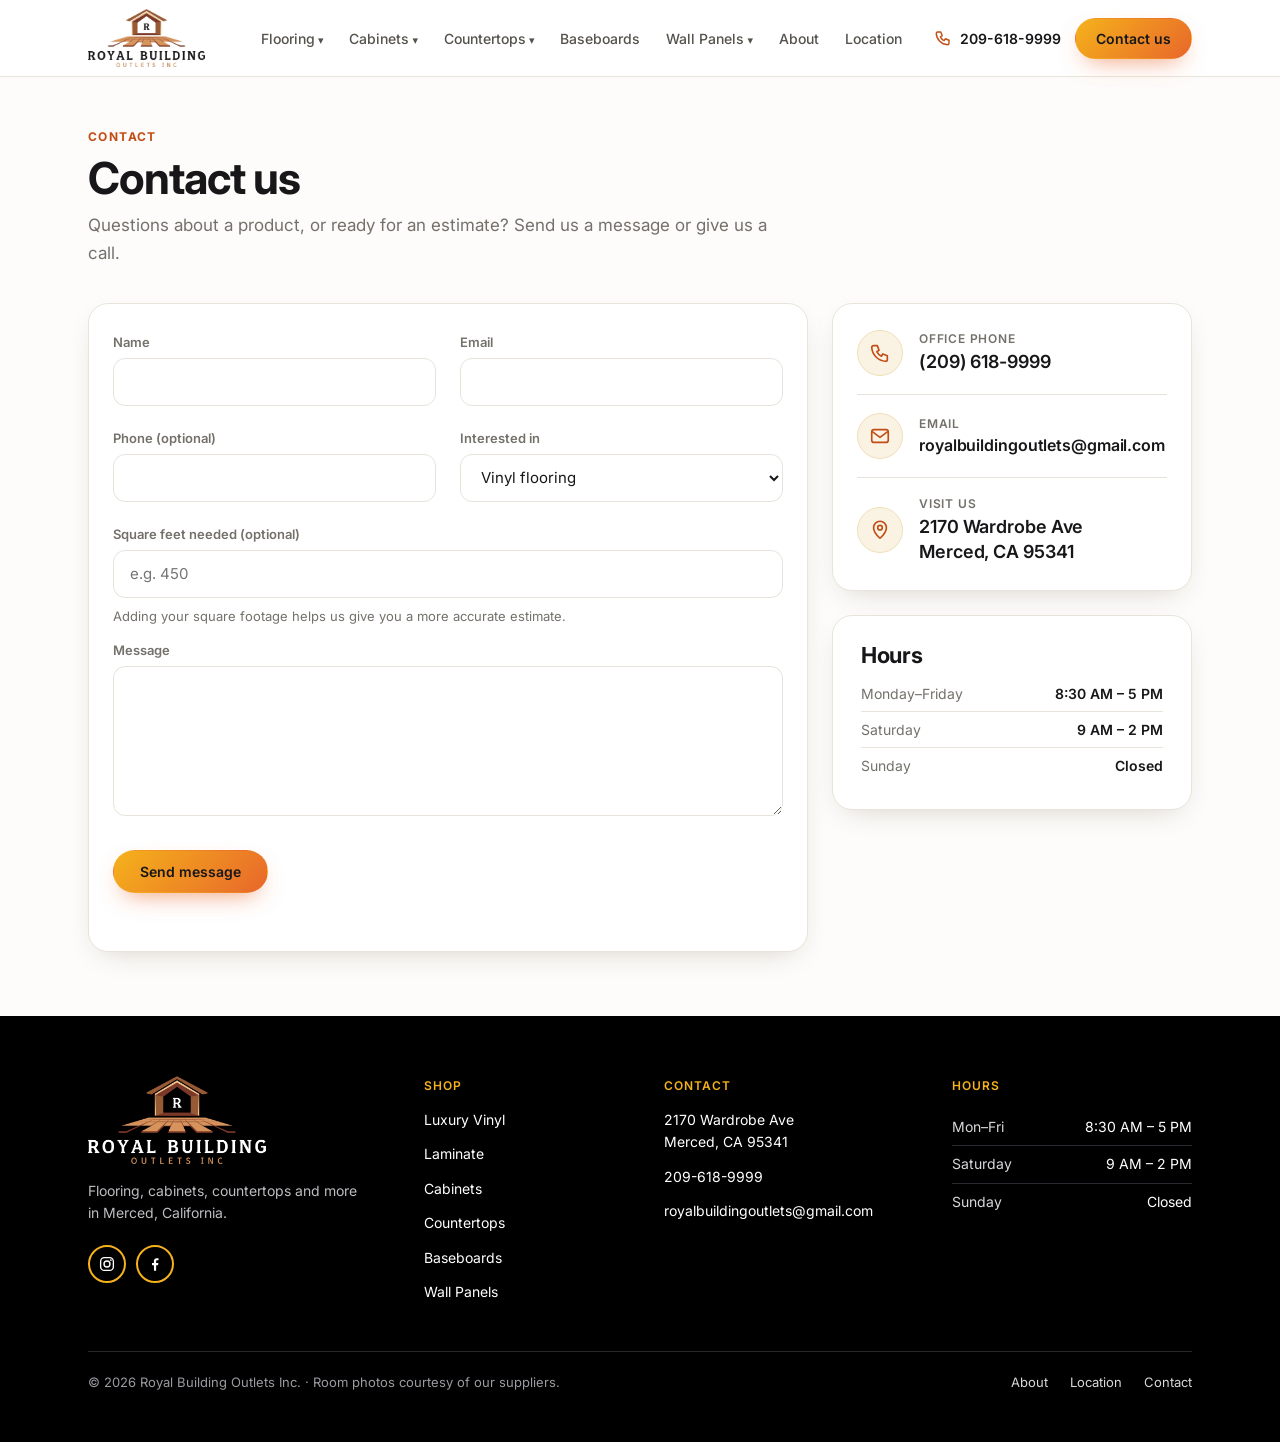
<file: contact.html>
<!doctype html>
<html lang="en"><head><meta charset="utf-8"><meta name="viewport" content="width=device-width,initial-scale=1">
<title>Contact Us | Royal Building Outlets, Merced CA</title>
<meta name="description" content="Contact Royal Building Outlets in Merced, CA. Call 209-618-9999 or send us a message for an estimate on flooring, cabinets or countertops.">
<link rel="canonical" href="https://www.royalbuildingoutlets.com/contact.html">
<meta property="og:type" content="website"><meta property="og:site_name" content="Royal Building Outlets">
<meta property="og:title" content="Contact Us | Royal Building Outlets, Merced CA"><meta property="og:description" content="Contact Royal Building Outlets in Merced, CA. Call 209-618-9999 or send us a message for an estimate on flooring, cabinets or countertops.">
<meta property="og:url" content="https://www.royalbuildingoutlets.com/contact.html"><meta property="og:image" content="https://www.royalbuildingoutlets.com/images/Cata/web/room-05.jpg">
<meta name="theme-color" content="#ffffff">
<link rel="preconnect" href="https://fonts.googleapis.com"><link rel="preconnect" href="https://fonts.gstatic.com" crossorigin>
<link rel="stylesheet" href="https://fonts.googleapis.com/css2?family=Inter:wght@400;500;600;700&amp;display=swap">
<link rel="stylesheet" href="style.css?v=20261124"><link rel="icon" type="image/png" href="images/Logo/Logo.png"></head><body>

<a class="skip" href="#main">Skip to content</a>
<header><div class="wrap hwrap">
  <a class="logo" href="index.html"><img src="images/Logo/logo-light.png" alt="Royal Building Outlets Inc" width="1280" height="633"></a>
  <nav id="mainnav" aria-label="Main">
    <div class="dd">
      <a href="index.html#flooring">Flooring</a><button type="button" class="dd-toggle" aria-expanded="false" aria-label="Show flooring pages"></button>
      <div class="menu">
        <a href="vinyl.html"><b>Luxury Vinyl</b><span>8mm &middot; 20 mil wear layer &middot; $1.59/sq ft</span></a>
        <a href="laminate.html"><b>Laminate</b><span>14mm &middot; AC4 wear layer</span></a>
      </div>
    </div>
    <div class="dd">
      <a href="cabinets.html">Cabinets</a><button type="button" class="dd-toggle" aria-expanded="false" aria-label="Show cabinets pages"></button>
      <div class="menu">
        <a href="cabinets.html#base">Base</a>
        <a href="cabinets.html#wall">Wall</a>
        <a href="cabinets.html#pantry">Pantry</a>
        <a href="cabinets.html#vanity">Vanity</a>
        <a href="cabinets.html#sink-base">Sink Base</a>
        <a href="cabinets.html#corner">Corner</a>
      </div>
    </div>
    <div class="dd">
      <a href="countertops.html">Countertops</a><button type="button" class="dd-toggle" aria-expanded="false" aria-label="Show countertops pages"></button>
      <div class="menu">
        <a href="countertops.html#countertops">Countertops</a>
        <a href="countertops.html#islands">Islands</a>
      </div>
    </div>
    <a href="baseboards.html">Baseboards</a>
    <div class="dd">
      <a href="wall-panels.html">Wall Panels</a><button type="button" class="dd-toggle" aria-expanded="false" aria-label="Show wall panels pages"></button>
      <div class="menu">
        <a href="wall-panels.html#wall">Wall Panels</a>
        <a href="wall-panels.html#shower">Shower Panels</a>
      </div>
    </div>
    <a href="about.html">About</a>
    <a href="locations.html">Location</a>
    <a href="contact.html" class="here" aria-current="page">Contact</a>
    <div class="nav-foot">
      <a class="btn solid txt" href="tel:+12096189999"><svg viewBox="0 0 24 24" aria-hidden="true"><path fill="none" stroke="currentColor" stroke-width="1.9" stroke-linecap="round" stroke-linejoin="round" d="M5 4h4l2 5-2.5 1.5a11 11 0 0 0 5 5L15 13l5 2v4a2 2 0 0 1-2 2A16 16 0 0 1 3 6a2 2 0 0 1 2-2z"/></svg>Call 209-618-9999</a>
      <p>Mon&ndash;Fri 8:30 AM&ndash;5 PM &middot; Sat 9 AM&ndash;2 PM<br>2170 Wardrobe Ave, Merced, CA</p>
    </div>
  </nav>
  <div class="hact">
    <a class="hphone" href="tel:+12096189999" aria-label="Call 209-618-9999"><svg viewBox="0 0 24 24" aria-hidden="true"><path fill="none" stroke="currentColor" stroke-width="1.9" stroke-linecap="round" stroke-linejoin="round" d="M5 4h4l2 5-2.5 1.5a11 11 0 0 0 5 5L15 13l5 2v4a2 2 0 0 1-2 2A16 16 0 0 1 3 6a2 2 0 0 1 2-2z"/></svg><span>209-618-9999</span></a>
    <a class="btn solid txt hcta" href="contact.html" aria-current="page">Contact us</a>
    <button type="button" class="navbtn" aria-controls="mainnav" aria-expanded="false" aria-label="Open menu"><span></span></button>
  </div>
</div></header>

<main class="wrap" id="main">
  <section class="page-head">
    <span class="eyebrow">Contact</span>
    <h1>Contact us</h1>
    <p>Questions about a product, or ready for an estimate? Send us a message or give us a call.</p>
  </section>

  <section>
    <div class="split">
      <!-- message form -->
      <form class="box" data-contact novalidate>
        <input type="hidden" name="_subject" value="New message from the website">
        <input type="hidden" name="_template" value="table">
        <input type="hidden" name="_captcha" value="false">
        <input type="text" name="_honey" style="display:none" tabindex="-1" autocomplete="off">
        <div class="grid g2">
          <div>
            <label class="flabel" for="c-name">Name</label>
            <input class="field" id="c-name" name="name" required autocomplete="name">
          </div>
          <div>
            <label class="flabel" for="c-email">Email</label>
            <input class="field" id="c-email" name="email" type="email" required autocomplete="email">
          </div>
        </div>
        <div class="grid g2">
          <div>
            <label class="flabel" for="c-phone">Phone (optional)</label>
            <input class="field" id="c-phone" name="phone" type="tel" autocomplete="tel">
          </div>
          <div>
            <label class="flabel" for="c-topic">Interested in</label>
            <select class="field" id="c-topic" name="interested_in">
              <option>Vinyl flooring</option><option>Laminate flooring</option><option>Cabinets</option>
              <option>Countertops</option><option>Islands</option><option>Baseboards</option><option>Wall panels</option><option>Shower panels</option><option>Not sure yet</option>
            </select>
          </div>
        </div>
        <label class="flabel" for="c-size" id="c-size-label">Square feet needed (optional)</label>
        <input class="field" id="c-size" name="size_needed" type="text" inputmode="decimal" placeholder="e.g. 450" autocomplete="off">
        <div class="fhint" id="c-size-hint">Adding your square footage helps us give you a more accurate estimate.</div>
        <label class="flabel" for="c-msg">Message</label>
        <textarea class="field area" id="c-msg" name="message" required></textarea>
        <button type="submit" class="btn solid txt">Send message</button>
        <div class="form-status" role="status" aria-live="polite"></div>
      </form>

      <!-- direct contact + hours -->
      <div class="side-stack">
        <div class="box cinfo">
          <a class="crow" href="tel:+12096189999">
            <span class="cico"><svg viewBox="0 0 24 24" aria-hidden="true"><path fill="none" stroke="currentColor" stroke-width="1.8" stroke-linecap="round" stroke-linejoin="round" d="M5 4h4l2 5-2.5 1.5a11 11 0 0 0 5 5L15 13l5 2v4a2 2 0 0 1-2 2A16 16 0 0 1 3 6a2 2 0 0 1 2-2z"/></svg></span>
            <span class="ctext"><span class="clabel">Office phone</span><span class="cval">(209) 618-9999</span></span>
          </a>
          <a class="crow" href="mailto:royalbuildingoutlets@gmail.com">
            <span class="cico"><svg viewBox="0 0 24 24" aria-hidden="true"><rect x="3" y="5" width="18" height="14" rx="2.5" fill="none" stroke="currentColor" stroke-width="1.8" stroke-linejoin="round"/><path d="M4 7.5l8 6 8-6" fill="none" stroke="currentColor" stroke-width="1.8" stroke-linecap="round" stroke-linejoin="round"/></svg></span>
            <span class="ctext"><span class="clabel">Email</span><span class="cval cmail">royalbuildingoutlets@gmail.com</span></span>
          </a>
          <a class="crow" href="https://www.google.com/maps/search/?api=1&amp;query=2170+Wardrobe+Ave+Merced+CA+95341" target="_blank" rel="noopener">
            <span class="cico"><svg viewBox="0 0 24 24" aria-hidden="true"><path fill="none" stroke="currentColor" stroke-width="1.8" stroke-linecap="round" stroke-linejoin="round" d="M12 21s7-6.2 7-11.5A7 7 0 0 0 5 9.5C5 14.8 12 21 12 21z"/><circle cx="12" cy="9.5" r="2.5" fill="none" stroke="currentColor" stroke-width="1.8"/></svg></span>
            <span class="ctext"><span class="clabel">Visit us</span><span class="cval">2170 Wardrobe Ave<br>Merced, CA 95341</span></span>
          </a>
        </div>
        <div class="box vcard"><h3>Hours</h3><div class="hours"><div class="h"><span>Monday&ndash;Friday</span><span>8:30 AM &ndash; 5 PM</span></div><div class="h"><span>Saturday</span><span>9 AM &ndash; 2 PM</span></div><div class="h"><span>Sunday</span><span>Closed</span></div></div></div>
      </div>
    </div>
  </section>
</main>

<footer><div class="wrap">
  <div class="fgrid">
    <div class="fbrand"><a class="logo" href="index.html"><img src="images/Logo/Logo.png" alt="Royal Building Outlets Inc" width="1280" height="633"></a>
      <p>Flooring, cabinets, countertops and more in Merced, California.</p><span class="social"><a href="https://www.instagram.com/royalbuildingoutlets/" target="_blank" rel="noopener" aria-label="Instagram"><svg viewBox="0 0 24 24" aria-hidden="true"><rect x="3.5" y="3.5" width="17" height="17" rx="5" fill="none" stroke="currentColor" stroke-width="1.8"/><circle cx="12" cy="12" r="4" fill="none" stroke="currentColor" stroke-width="1.8"/><circle cx="17.2" cy="6.8" r="1.2" fill="currentColor"/></svg></a><a href="https://www.facebook.com/people/Royal-Build/pfbid0Puxi76APLGJigcukLMW54oCZdmjU9fzhBERXR9j2Nn4Rtbv2d5swnHq3gfGUP66rl/" target="_blank" rel="noopener" aria-label="Facebook"><svg viewBox="0 0 24 24" aria-hidden="true"><path fill="currentColor" d="M13.5 21v-7.5h2.6l.4-3h-3V8.6c0-.9.3-1.5 1.6-1.5h1.6V4.4c-.3 0-1.2-.1-2.3-.1-2.3 0-3.9 1.4-3.9 4v2.2H8v3h2.6V21h2.9z"/></svg></a></span></div>
    <div class="fcol"><h4>Shop</h4><a href="vinyl.html">Luxury Vinyl</a><a href="laminate.html">Laminate</a><a href="cabinets.html">Cabinets</a><a href="countertops.html">Countertops</a><a href="baseboards.html">Baseboards</a><a href="wall-panels.html">Wall Panels</a></div>
    <div class="fcol"><h4>Contact</h4><a href="https://www.google.com/maps/search/?api=1&amp;query=2170+Wardrobe+Ave+Merced+CA+95341" target="_blank" rel="noopener">2170 Wardrobe Ave<br>Merced, CA 95341</a><a href="tel:+12096189999">209-618-9999</a><a href="mailto:royalbuildingoutlets@gmail.com">royalbuildingoutlets@gmail.com</a></div>
    <div class="fcol"><h4>Hours</h4><div class="hrs"><span>Mon&ndash;Fri</span><span>8:30 AM &ndash; 5 PM</span></div><div class="hrs"><span>Saturday</span><span>9 AM &ndash; 2 PM</span></div><div class="hrs"><span>Sunday</span><span>Closed</span></div></div>
  </div>
  <div class="fbottom"><span>&copy; <span data-year>2026</span> Royal Building Outlets Inc. &middot; Room photos courtesy of our suppliers.</span><span class="flinks"><a href="about.html">About</a><a href="locations.html">Location</a><a href="contact.html">Contact</a></span></div>
</div></footer>
<script src="contact-form.js?v=20261124"></script>
<script src="site.js?v=20261124"></script>
<script src="motion.js?v=20261124"></script>
</body></html>
</file>
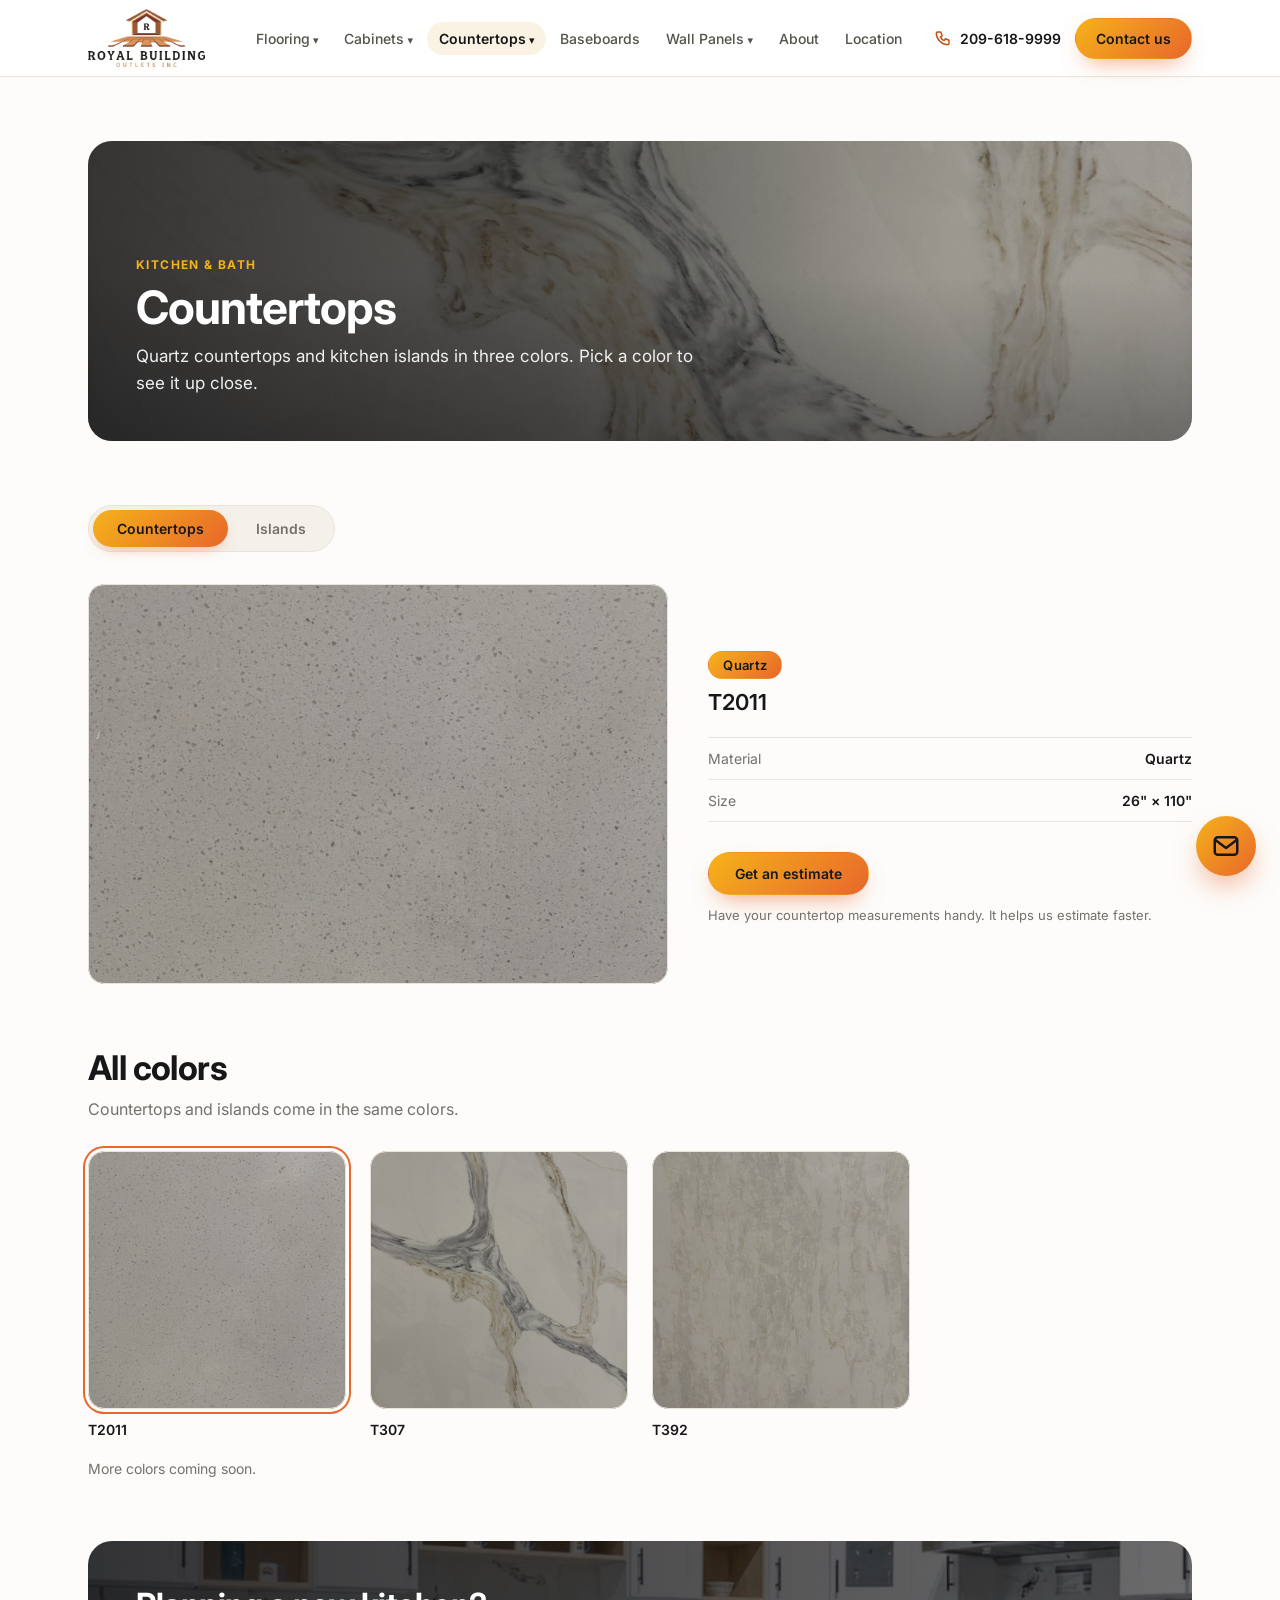
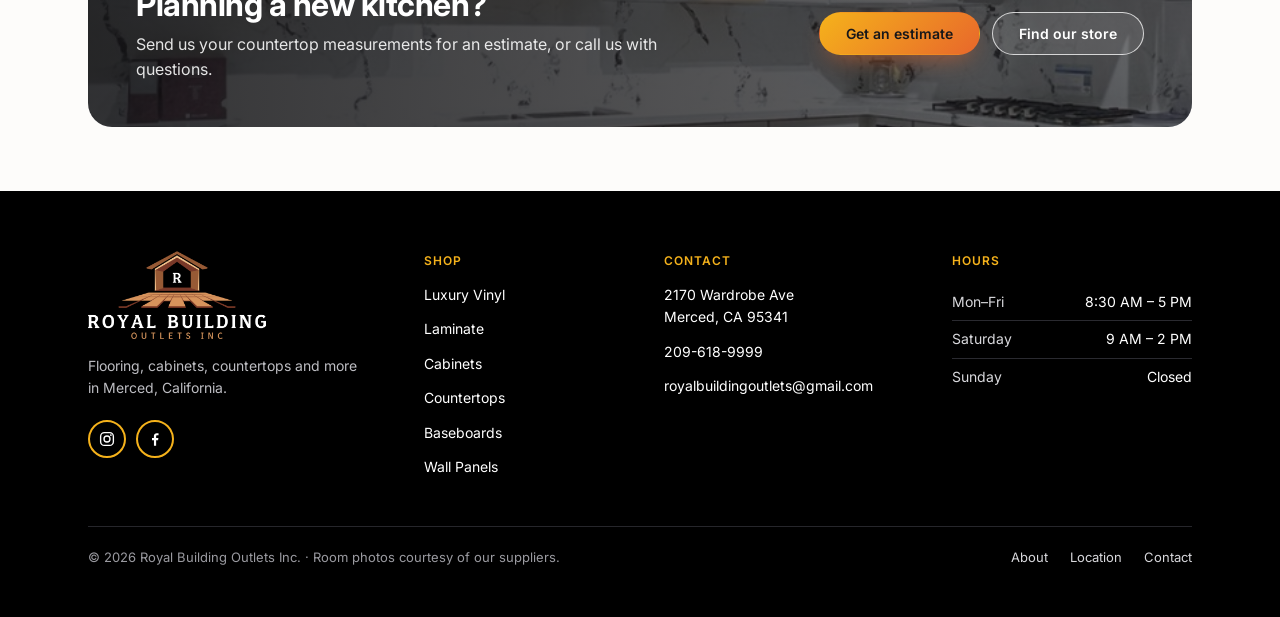
<file: countertops.html>
<!doctype html>
<html lang="en"><head><meta charset="utf-8"><meta name="viewport" content="width=device-width,initial-scale=1">
<title>Quartz Countertops &amp; Islands | Royal Building Outlets, Merced CA</title>
<meta name="description" content="Quartz countertops and kitchen islands in T2011, T307 and T392. Royal Building Outlets, Merced, CA.">
<link rel="canonical" href="https://www.royalbuildingoutlets.com/countertops.html">
<meta property="og:type" content="website"><meta property="og:site_name" content="Royal Building Outlets">
<meta property="og:title" content="Quartz Countertops &amp; Islands | Royal Building Outlets, Merced CA"><meta property="og:description" content="Quartz countertops and kitchen islands in T2011, T307 and T392. Royal Building Outlets, Merced, CA.">
<meta property="og:url" content="https://www.royalbuildingoutlets.com/countertops.html"><meta property="og:image" content="https://www.royalbuildingoutlets.com/images/Countertops/web/T307.jpg">
<meta name="theme-color" content="#ffffff">
<link rel="preconnect" href="https://fonts.googleapis.com"><link rel="preconnect" href="https://fonts.gstatic.com" crossorigin>
<link rel="stylesheet" href="https://fonts.googleapis.com/css2?family=Inter:wght@400;500;600;700&amp;display=swap">
<link rel="stylesheet" href="style.css?v=20261124"><link rel="icon" type="image/png" href="images/Logo/Logo.png"></head><body>

<a class="skip" href="#main">Skip to content</a>
<header><div class="wrap hwrap">
  <a class="logo" href="index.html"><img src="images/Logo/logo-light.png" alt="Royal Building Outlets Inc" width="1280" height="633"></a>
  <nav id="mainnav" aria-label="Main">
    <div class="dd">
      <a href="index.html#flooring">Flooring</a><button type="button" class="dd-toggle" aria-expanded="false" aria-label="Show flooring pages"></button>
      <div class="menu">
        <a href="vinyl.html"><b>Luxury Vinyl</b><span>8mm &middot; 20 mil wear layer &middot; $1.59/sq ft</span></a>
        <a href="laminate.html"><b>Laminate</b><span>14mm &middot; AC4 wear layer</span></a>
      </div>
    </div>
    <div class="dd">
      <a href="cabinets.html">Cabinets</a><button type="button" class="dd-toggle" aria-expanded="false" aria-label="Show cabinets pages"></button>
      <div class="menu">
        <a href="cabinets.html#base">Base</a>
        <a href="cabinets.html#wall">Wall</a>
        <a href="cabinets.html#pantry">Pantry</a>
        <a href="cabinets.html#vanity">Vanity</a>
        <a href="cabinets.html#sink-base">Sink Base</a>
        <a href="cabinets.html#corner">Corner</a>
      </div>
    </div>
    <div class="dd">
      <a href="countertops.html" class="here" aria-current="page">Countertops</a><button type="button" class="dd-toggle" aria-expanded="false" aria-label="Show countertops pages"></button>
      <div class="menu">
        <a href="countertops.html#countertops">Countertops</a>
        <a href="countertops.html#islands">Islands</a>
      </div>
    </div>
    <a href="baseboards.html">Baseboards</a>
    <div class="dd">
      <a href="wall-panels.html">Wall Panels</a><button type="button" class="dd-toggle" aria-expanded="false" aria-label="Show wall panels pages"></button>
      <div class="menu">
        <a href="wall-panels.html#wall">Wall Panels</a>
        <a href="wall-panels.html#shower">Shower Panels</a>
      </div>
    </div>
    <a href="about.html">About</a>
    <a href="locations.html">Location</a>
    <a href="contact.html">Contact</a>
    <div class="nav-foot">
      <a class="btn solid txt" href="tel:+12096189999"><svg viewBox="0 0 24 24" aria-hidden="true"><path fill="none" stroke="currentColor" stroke-width="1.9" stroke-linecap="round" stroke-linejoin="round" d="M5 4h4l2 5-2.5 1.5a11 11 0 0 0 5 5L15 13l5 2v4a2 2 0 0 1-2 2A16 16 0 0 1 3 6a2 2 0 0 1 2-2z"/></svg>Call 209-618-9999</a>
      <p>Mon&ndash;Fri 8:30 AM&ndash;5 PM &middot; Sat 9 AM&ndash;2 PM<br>2170 Wardrobe Ave, Merced, CA</p>
    </div>
  </nav>
  <div class="hact">
    <a class="hphone" href="tel:+12096189999" aria-label="Call 209-618-9999"><svg viewBox="0 0 24 24" aria-hidden="true"><path fill="none" stroke="currentColor" stroke-width="1.9" stroke-linecap="round" stroke-linejoin="round" d="M5 4h4l2 5-2.5 1.5a11 11 0 0 0 5 5L15 13l5 2v4a2 2 0 0 1-2 2A16 16 0 0 1 3 6a2 2 0 0 1 2-2z"/></svg><span>209-618-9999</span></a>
    <a class="btn solid txt hcta" href="contact.html">Contact us</a>
    <button type="button" class="navbtn" aria-controls="mainnav" aria-expanded="false" aria-label="Open menu"><span></span></button>
  </div>
</div></header>

<main class="wrap" id="main">

  <section><div class="page-hero" style="background-image:url('images/Countertops/web/T307.jpg')"><div><span class="eyebrow">Kitchen &amp; bath</span><h1 id="ctTitle">Countertops</h1><p>Quartz countertops and kitchen islands in three colors. Pick a color to see it up close.</p></div></div></section>

  <section class="tabs-sec">
    <div class="seg" id="ctseg" role="tablist" aria-label="Countertops or islands">
      <button type="button" class="on" data-kind="countertops" role="tab" aria-selected="true">Countertops</button>
      <button type="button" data-kind="islands" role="tab" aria-selected="false">Islands</button>
    </div>
  </section>

  <!-- selected color: image left, name + description right -->
  <section>
    <div class="colorfeat">
      <div class="img" id="featimg" style="min-height:400px" data-img="Large photo: color 1 countertop in a kitchen"></div>
      <div class="info">
        <span class="tag solid">Quartz</span>
        <h2 class="pfname" id="ctCode" style="font-size:22px;margin:10px 0 0">T2011</h2>
        <div class="feat-specs">
          <div class="r"><span>Material</span><span>Quartz</span></div>
          <div class="r"><span id="ctSizeLabel">Size</span><span id="ctSize">26" &times; 110"</span></div>
        </div>
        <a class="btn solid txt" id="estimate" href="contact.html?topic=Countertops">Get an estimate</a>
        <p class="est-hint" id="ctHint">Have your countertop measurements handy. It helps us estimate faster.</p>
      </div>
    </div>
  </section>

  <!-- all colors -->
  <section id="colors">
    <div class="sec-head"><h2>All colors</h2><p>Countertops and islands come in the same colors.</p></div>
    <div class="grid g4 colorgrid" id="colorgrid"></div>
    <p class="grid-note" data-products-error hidden></p>
    <p class="grid-note">More colors coming soon.</p>
  </section>

  <section class="cta-band" style="--cta-img:url('images/Cabinets/banner.jpg')">
    <div><h2>Planning a new kitchen?</h2><p>Send us your countertop measurements for an estimate, or call us with questions.</p></div>
    <div class="btn-row"><a class="btn solid txt" href="contact.html?topic=Countertops">Get an estimate</a><a class="btn txt ghost" href="locations.html">Find our store</a></div>
  </section>

</main>

<footer><div class="wrap">
  <div class="fgrid">
    <div class="fbrand"><a class="logo" href="index.html"><img src="images/Logo/Logo.png" alt="Royal Building Outlets Inc" width="1280" height="633"></a>
      <p>Flooring, cabinets, countertops and more in Merced, California.</p><span class="social"><a href="https://www.instagram.com/royalbuildingoutlets/" target="_blank" rel="noopener" aria-label="Instagram"><svg viewBox="0 0 24 24" aria-hidden="true"><rect x="3.5" y="3.5" width="17" height="17" rx="5" fill="none" stroke="currentColor" stroke-width="1.8"/><circle cx="12" cy="12" r="4" fill="none" stroke="currentColor" stroke-width="1.8"/><circle cx="17.2" cy="6.8" r="1.2" fill="currentColor"/></svg></a><a href="https://www.facebook.com/people/Royal-Build/pfbid0Puxi76APLGJigcukLMW54oCZdmjU9fzhBERXR9j2Nn4Rtbv2d5swnHq3gfGUP66rl/" target="_blank" rel="noopener" aria-label="Facebook"><svg viewBox="0 0 24 24" aria-hidden="true"><path fill="currentColor" d="M13.5 21v-7.5h2.6l.4-3h-3V8.6c0-.9.3-1.5 1.6-1.5h1.6V4.4c-.3 0-1.2-.1-2.3-.1-2.3 0-3.9 1.4-3.9 4v2.2H8v3h2.6V21h2.9z"/></svg></a></span></div>
    <div class="fcol"><h4>Shop</h4><a href="vinyl.html">Luxury Vinyl</a><a href="laminate.html">Laminate</a><a href="cabinets.html">Cabinets</a><a href="countertops.html">Countertops</a><a href="baseboards.html">Baseboards</a><a href="wall-panels.html">Wall Panels</a></div>
    <div class="fcol"><h4>Contact</h4><a href="https://www.google.com/maps/search/?api=1&amp;query=2170+Wardrobe+Ave+Merced+CA+95341" target="_blank" rel="noopener">2170 Wardrobe Ave<br>Merced, CA 95341</a><a href="tel:+12096189999">209-618-9999</a><a href="mailto:royalbuildingoutlets@gmail.com">royalbuildingoutlets@gmail.com</a></div>
    <div class="fcol"><h4>Hours</h4><div class="hrs"><span>Mon&ndash;Fri</span><span>8:30 AM &ndash; 5 PM</span></div><div class="hrs"><span>Saturday</span><span>9 AM &ndash; 2 PM</span></div><div class="hrs"><span>Sunday</span><span>Closed</span></div></div>
  </div>
  <div class="fbottom"><span>&copy; <span data-year>2026</span> Royal Building Outlets Inc. &middot; Room photos courtesy of our suppliers.</span><span class="flinks"><a href="about.html">About</a><a href="locations.html">Location</a><a href="contact.html">Contact</a></span></div>
</div></footer>
<a class="chat" href="mailto:royalbuildingoutlets@gmail.com" aria-label="Email us at royalbuildingoutlets@gmail.com" title="Email us"></a>

<script src="products.js?v=20261127"></script>
<script>
loadProducts(function (P) {
  var LIST = P ? P.countertops : [];   // countertops and islands come in the same colors
  var grid = document.getElementById('colorgrid');
  var img = document.getElementById('featimg');
  var buttons = document.querySelectorAll('#ctseg button');
  var kind = 'countertops', color = 0;
  var DIR = 'images/Countertops/web/';
  var OOS = '<span class="oos-note" style="margin:0 0 0 8px">Out of stock</span>';
  if (!LIST.length) return;
  var KINDS = {
    countertops: { photo: 'countertop in a kitchen', label: 'Size',  topic: 'Countertops', hint: 'Have your countertop measurements handy. It helps us estimate faster.',
                   sizes: function (p) { return '26" × 110"' + (p.counter ? '' : OOS); },
                   tag:   function (p) { return p.counter ? '' : 'Out of stock'; } },
    islands:     { photo: 'island in a kitchen',     label: 'Sizes', topic: 'Islands',     hint: 'Have your island measurements handy. It helps us estimate faster.',
                   sizes: function (p) { return '36" × 110"' + (p.island36 ? '' : OOS) + '<br>52" × 110"' + (p.island52 ? '' : OOS); },
                   tag:   function (p) { return !p.island36 && !p.island52 ? 'Out of stock' : !p.island36 ? '36" out of stock' : !p.island52 ? '52" out of stock' : ''; } }
  };

  /* ---------- color grid, built from products.txt ---------- */
  LIST.forEach(function (p, i) {
    var c = document.createElement('div');
    c.className = 'card'; c.dataset.i = i;
    c.innerHTML = '<div class="img sq photo" role="img" aria-label="' + p.code + ' countertop sample" style="background-image:url(\'' + DIR + p.code + '.jpg\')"></div><div class="pfname">' + p.code + '</div>';
    grid.appendChild(c);
  });
  var cards = grid.querySelectorAll('.card');

  function render() {
    var k = KINDS[kind], p = LIST[color];
    img.setAttribute('data-img', 'Large photo: ' + p.code + ' ' + k.photo);
    img.style.backgroundImage = 'url("' + DIR + p.code + '.jpg")'; img.classList.add('photo');
    document.getElementById('ctCode').textContent = p.code;
    document.getElementById('ctTitle').textContent = kind === 'islands' ? 'Islands' : 'Countertops';
    document.getElementById('ctSize').innerHTML = k.sizes(p);
    document.getElementById('ctSizeLabel').textContent = k.label;
    document.getElementById('ctHint').textContent = k.hint;
    document.getElementById('estimate').href = 'contact.html?topic=' + encodeURIComponent(k.topic) + '&item=' + encodeURIComponent(p.code);
    buttons.forEach(function (b) {
      var on = b.dataset.kind === kind;
      b.classList.toggle('on', on); b.setAttribute('aria-selected', on);
    });
    cards.forEach(function (c, i) {
      var box = c.querySelector('.img'), text = k.tag(LIST[i]), tag = box.querySelector('.oos-tag');
      c.classList.toggle('on', i === color);
      c.classList.toggle('oos', text === 'Out of stock');
      if (tag) tag.remove();
      if (text) { tag = document.createElement('span'); tag.className = 'oos-tag'; tag.textContent = text; box.appendChild(tag); }
    });
  }
  buttons.forEach(function (b) {
    b.addEventListener('click', function () { location.hash = b.dataset.kind; });   // the color you picked stays selected
  });
  cards.forEach(function (c, i) {
    c.addEventListener('click', function () {
      color = i; render();
      img.scrollIntoView({ behavior: 'smooth', block: 'nearest' });
    });
  });
  /* the nav dropdown links here with #islands etc.; the switch sets the same hash */
  function fromHash(e) {
    var h = location.hash.slice(1); if (KINDS[h]) kind = h; render();
    if (e && e.type === 'hashchange') document.getElementById('ctTitle').scrollIntoView({ behavior: 'smooth', block: 'start' });
  }
  window.addEventListener('hashchange', fromHash);
  fromHash();
});
</script>
<script src="site.js?v=20261124"></script>
<script src="motion.js?v=20261124"></script>
</body></html>
</file>
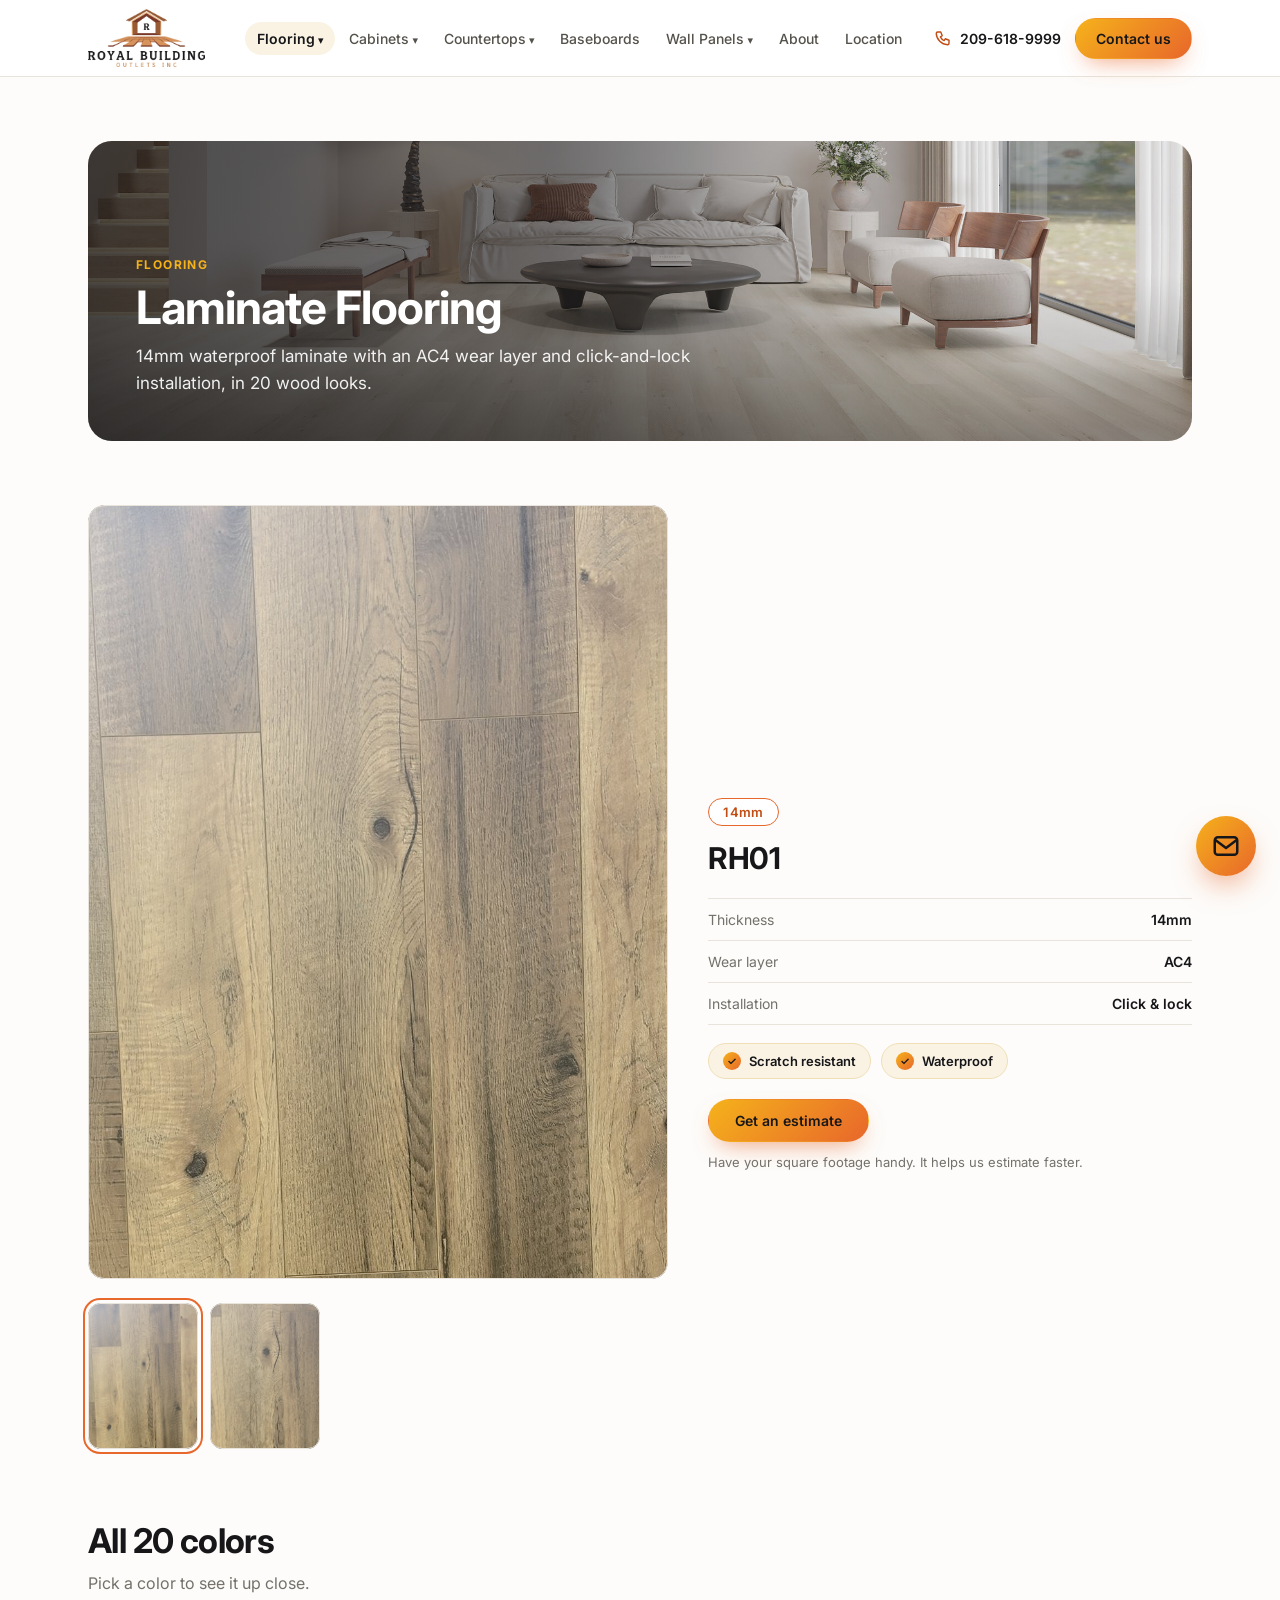
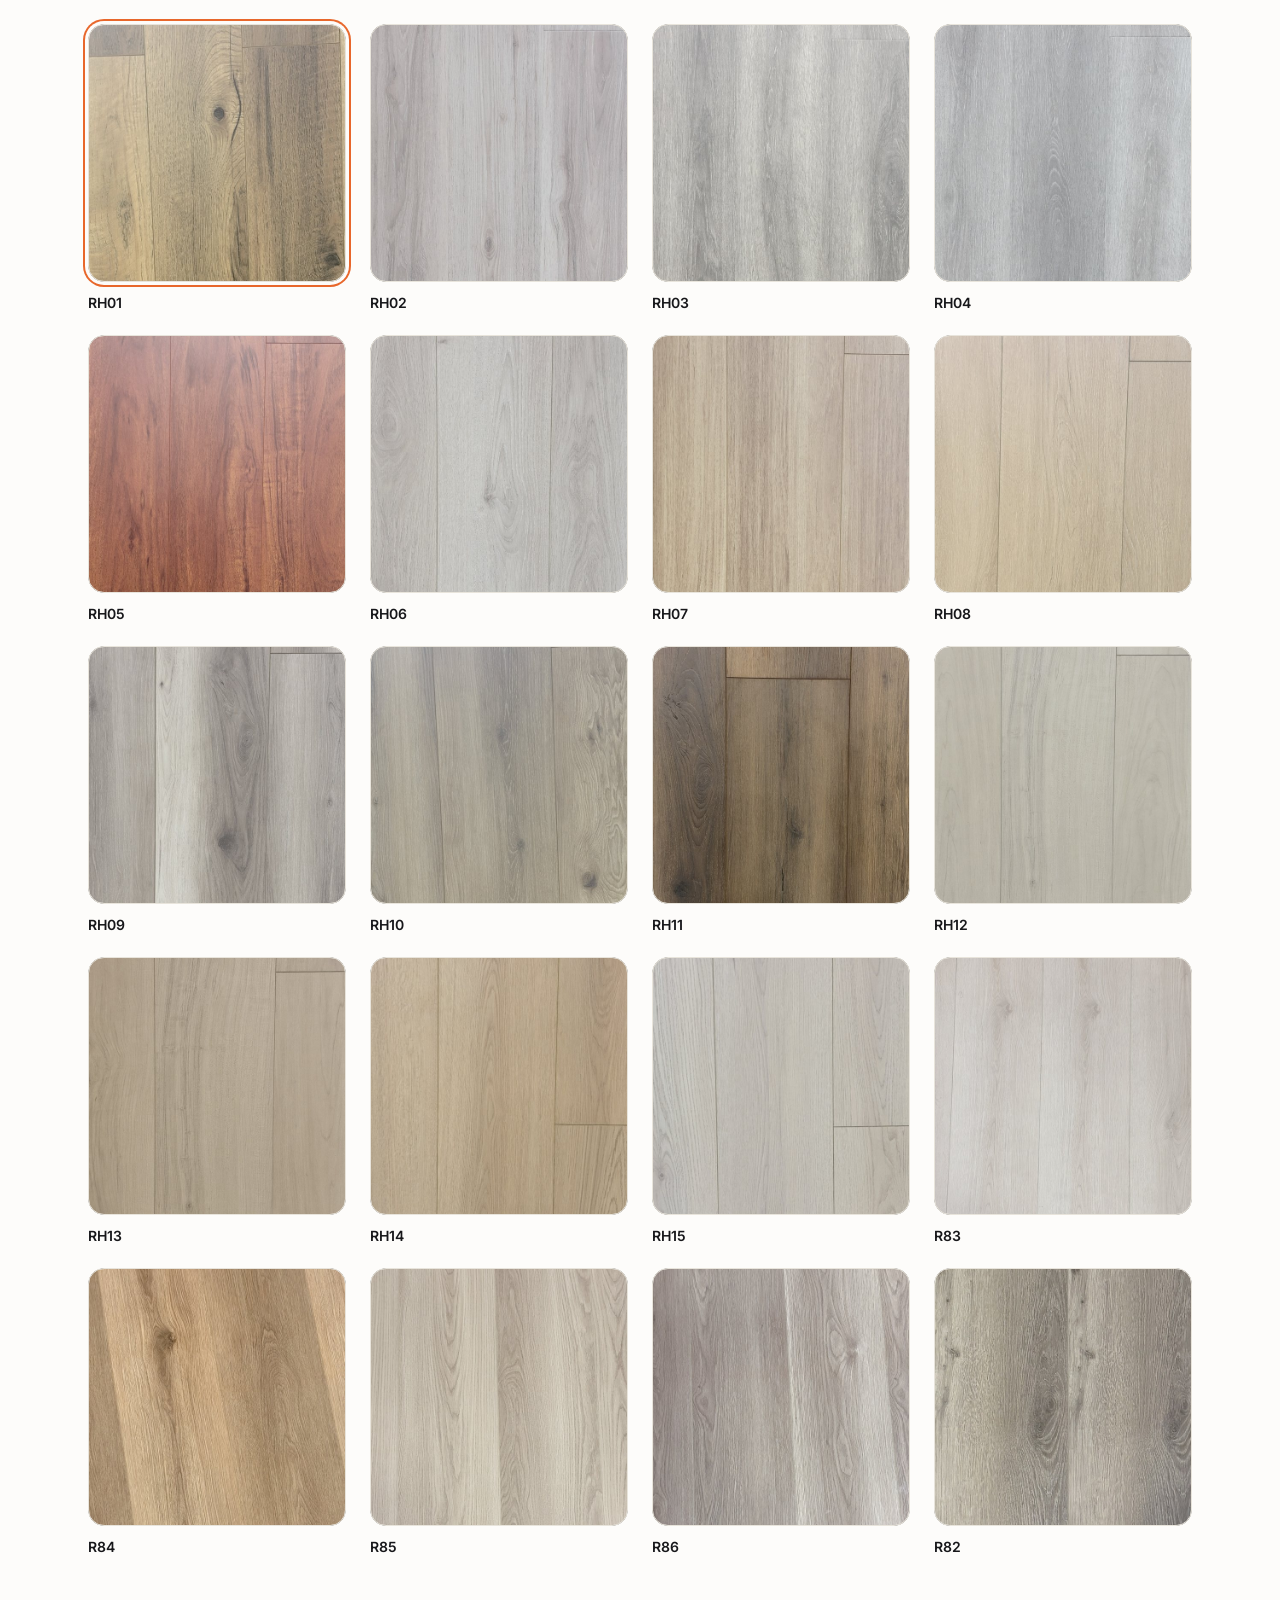
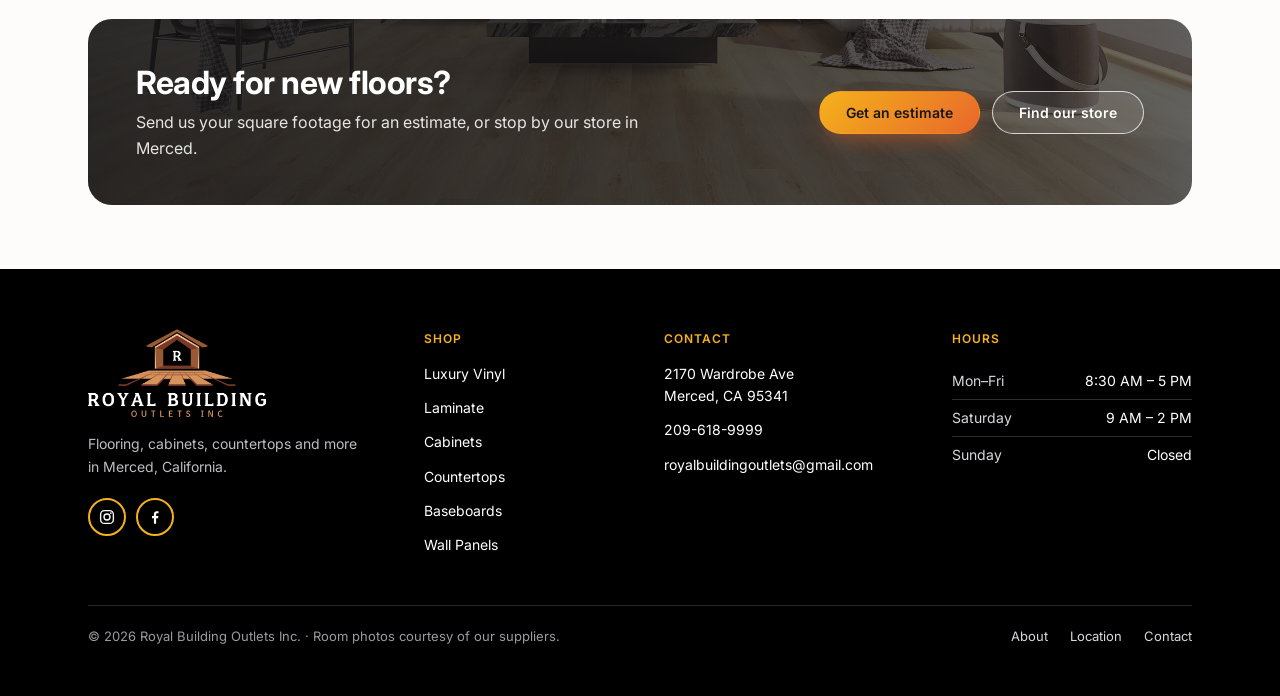
<file: laminate.html>
<!doctype html>
<html lang="en"><head><meta charset="utf-8"><meta name="viewport" content="width=device-width,initial-scale=1">
<title>Laminate Flooring | Royal Building Outlets, Merced CA</title>
<meta name="description" content="14mm waterproof laminate flooring with an AC4 wear layer and click-lock installation. Many wood-look colors at Royal Building Outlets in Merced, CA.">
<link rel="canonical" href="https://www.royalbuildingoutlets.com/laminate.html">
<meta property="og:type" content="website"><meta property="og:site_name" content="Royal Building Outlets">
<meta property="og:title" content="Laminate Flooring | Royal Building Outlets, Merced CA"><meta property="og:description" content="14mm waterproof laminate flooring with an AC4 wear layer and click-lock installation. Many wood-look colors at Royal Building Outlets in Merced, CA.">
<meta property="og:url" content="https://www.royalbuildingoutlets.com/laminate.html"><meta property="og:image" content="https://www.royalbuildingoutlets.com/images/Cata/web/room-03.jpg">
<meta name="theme-color" content="#ffffff">
<link rel="preconnect" href="https://fonts.googleapis.com"><link rel="preconnect" href="https://fonts.gstatic.com" crossorigin>
<link rel="stylesheet" href="https://fonts.googleapis.com/css2?family=Inter:wght@400;500;600;700&amp;display=swap">
<link rel="stylesheet" href="style.css?v=20261124"><link rel="icon" type="image/png" href="images/Logo/Logo.png"></head><body>

<a class="skip" href="#main">Skip to content</a>
<header><div class="wrap hwrap">
  <a class="logo" href="index.html"><img src="images/Logo/logo-light.png" alt="Royal Building Outlets Inc" width="1280" height="633"></a>
  <nav id="mainnav" aria-label="Main">
    <div class="dd">
      <a href="index.html#flooring" class="here">Flooring</a><button type="button" class="dd-toggle" aria-expanded="false" aria-label="Show flooring pages"></button>
      <div class="menu">
        <a href="vinyl.html"><b>Luxury Vinyl</b><span>8mm &middot; 20 mil wear layer &middot; $1.59/sq ft</span></a>
        <a href="laminate.html" aria-current="page"><b>Laminate</b><span>14mm &middot; AC4 wear layer</span></a>
      </div>
    </div>
    <div class="dd">
      <a href="cabinets.html">Cabinets</a><button type="button" class="dd-toggle" aria-expanded="false" aria-label="Show cabinets pages"></button>
      <div class="menu">
        <a href="cabinets.html#base">Base</a>
        <a href="cabinets.html#wall">Wall</a>
        <a href="cabinets.html#pantry">Pantry</a>
        <a href="cabinets.html#vanity">Vanity</a>
        <a href="cabinets.html#sink-base">Sink Base</a>
        <a href="cabinets.html#corner">Corner</a>
      </div>
    </div>
    <div class="dd">
      <a href="countertops.html">Countertops</a><button type="button" class="dd-toggle" aria-expanded="false" aria-label="Show countertops pages"></button>
      <div class="menu">
        <a href="countertops.html#countertops">Countertops</a>
        <a href="countertops.html#islands">Islands</a>
      </div>
    </div>
    <a href="baseboards.html">Baseboards</a>
    <div class="dd">
      <a href="wall-panels.html">Wall Panels</a><button type="button" class="dd-toggle" aria-expanded="false" aria-label="Show wall panels pages"></button>
      <div class="menu">
        <a href="wall-panels.html#wall">Wall Panels</a>
        <a href="wall-panels.html#shower">Shower Panels</a>
      </div>
    </div>
    <a href="about.html">About</a>
    <a href="locations.html">Location</a>
    <a href="contact.html">Contact</a>
    <div class="nav-foot">
      <a class="btn solid txt" href="tel:+12096189999"><svg viewBox="0 0 24 24" aria-hidden="true"><path fill="none" stroke="currentColor" stroke-width="1.9" stroke-linecap="round" stroke-linejoin="round" d="M5 4h4l2 5-2.5 1.5a11 11 0 0 0 5 5L15 13l5 2v4a2 2 0 0 1-2 2A16 16 0 0 1 3 6a2 2 0 0 1 2-2z"/></svg>Call 209-618-9999</a>
      <p>Mon&ndash;Fri 8:30 AM&ndash;5 PM &middot; Sat 9 AM&ndash;2 PM<br>2170 Wardrobe Ave, Merced, CA</p>
    </div>
  </nav>
  <div class="hact">
    <a class="hphone" href="tel:+12096189999" aria-label="Call 209-618-9999"><svg viewBox="0 0 24 24" aria-hidden="true"><path fill="none" stroke="currentColor" stroke-width="1.9" stroke-linecap="round" stroke-linejoin="round" d="M5 4h4l2 5-2.5 1.5a11 11 0 0 0 5 5L15 13l5 2v4a2 2 0 0 1-2 2A16 16 0 0 1 3 6a2 2 0 0 1 2-2z"/></svg><span>209-618-9999</span></a>
    <a class="btn solid txt hcta" href="contact.html">Contact us</a>
    <button type="button" class="navbtn" aria-controls="mainnav" aria-expanded="false" aria-label="Open menu"><span></span></button>
  </div>
</div></header>

<main class="wrap" id="main">
  <section><div class="page-hero" style="background-image:url('images/Cata/web/room-03.jpg')"><div><span class="eyebrow">Flooring</span><h1>Laminate Flooring</h1><p>14mm waterproof laminate with an AC4 wear layer and click-and-lock installation, in 20 wood looks.</p></div></div></section>

  <!-- selected color: image left, name + description right -->
  <section>
    <div class="colorfeat">
      <div><div class="img" id="featimg" style="min-height:0;aspect-ratio:3/4" data-img="Large photo: color 1 laminate in a room"></div><div class="thumbs" id="flthumbs" style="grid-template-columns:repeat(2,minmax(0,110px))"></div></div>
      <div class="info">
        <span class="tag">14mm</span>
        <div class="oos-note" id="stockNote" hidden style="margin-top:14px">Out of stock</div>
        <div class="bb-code" id="colorName" style="margin-top:14px">RH01</div>
        <div class="feat-specs">
          <div class="r"><span>Thickness</span><span>14mm</span></div>
          <div class="r"><span>Wear layer</span><span>AC4</span></div>
          <div class="r"><span>Installation</span><span>Click &amp; lock</span></div>
        </div>
        <div class="badges"><span class="badge">Scratch resistant</span><span class="badge">Waterproof</span></div>
        <a class="btn solid txt" id="estimate" href="contact.html?topic=Laminate%20flooring">Get an estimate</a>
        <p class="est-hint">Have your square footage handy. It helps us estimate faster.</p>
      </div>
    </div>
  </section>

  <!-- all colors -->
  <section id="colors">
    <div class="sec-head"><h2>All <span data-count="laminate">20</span> colors</h2><p>Pick a color to see it up close.</p></div>
    <div class="grid g4 colorgrid" id="colorgrid"></div>
    <p class="grid-note" data-products-error hidden></p>
  </section>

  <section class="cta-band" style="--cta-img:url('images/Cata/web/room-08.jpg')">
    <div><h2>Ready for new floors?</h2><p>Send us your square footage for an estimate, or stop by our store in Merced.</p></div>
    <div class="btn-row"><a class="btn solid txt" href="contact.html?topic=Laminate%20flooring">Get an estimate</a><a class="btn txt ghost" href="locations.html">Find our store</a></div>
  </section>

</main>

<footer><div class="wrap">
  <div class="fgrid">
    <div class="fbrand"><a class="logo" href="index.html"><img src="images/Logo/Logo.png" alt="Royal Building Outlets Inc" width="1280" height="633"></a>
      <p>Flooring, cabinets, countertops and more in Merced, California.</p><span class="social"><a href="https://www.instagram.com/royalbuildingoutlets/" target="_blank" rel="noopener" aria-label="Instagram"><svg viewBox="0 0 24 24" aria-hidden="true"><rect x="3.5" y="3.5" width="17" height="17" rx="5" fill="none" stroke="currentColor" stroke-width="1.8"/><circle cx="12" cy="12" r="4" fill="none" stroke="currentColor" stroke-width="1.8"/><circle cx="17.2" cy="6.8" r="1.2" fill="currentColor"/></svg></a><a href="https://www.facebook.com/people/Royal-Build/pfbid0Puxi76APLGJigcukLMW54oCZdmjU9fzhBERXR9j2Nn4Rtbv2d5swnHq3gfGUP66rl/" target="_blank" rel="noopener" aria-label="Facebook"><svg viewBox="0 0 24 24" aria-hidden="true"><path fill="currentColor" d="M13.5 21v-7.5h2.6l.4-3h-3V8.6c0-.9.3-1.5 1.6-1.5h1.6V4.4c-.3 0-1.2-.1-2.3-.1-2.3 0-3.9 1.4-3.9 4v2.2H8v3h2.6V21h2.9z"/></svg></a></span></div>
    <div class="fcol"><h4>Shop</h4><a href="vinyl.html">Luxury Vinyl</a><a href="laminate.html">Laminate</a><a href="cabinets.html">Cabinets</a><a href="countertops.html">Countertops</a><a href="baseboards.html">Baseboards</a><a href="wall-panels.html">Wall Panels</a></div>
    <div class="fcol"><h4>Contact</h4><a href="https://www.google.com/maps/search/?api=1&amp;query=2170+Wardrobe+Ave+Merced+CA+95341" target="_blank" rel="noopener">2170 Wardrobe Ave<br>Merced, CA 95341</a><a href="tel:+12096189999">209-618-9999</a><a href="mailto:royalbuildingoutlets@gmail.com">royalbuildingoutlets@gmail.com</a></div>
    <div class="fcol"><h4>Hours</h4><div class="hrs"><span>Mon&ndash;Fri</span><span>8:30 AM &ndash; 5 PM</span></div><div class="hrs"><span>Saturday</span><span>9 AM &ndash; 2 PM</span></div><div class="hrs"><span>Sunday</span><span>Closed</span></div></div>
  </div>
  <div class="fbottom"><span>&copy; <span data-year>2026</span> Royal Building Outlets Inc. &middot; Room photos courtesy of our suppliers.</span><span class="flinks"><a href="about.html">About</a><a href="locations.html">Location</a><a href="contact.html">Contact</a></span></div>
</div></footer>
<a class="chat" href="mailto:royalbuildingoutlets@gmail.com" aria-label="Email us at royalbuildingoutlets@gmail.com" title="Email us"></a>

<script src="products.js?v=20261127"></script>
<script>
loadProducts(function (P) {
  var KIND = 'laminate', TOPIC = 'Laminate flooring', PHOTO_TEXT = 'laminate';
  var LIST = P ? P[KIND] : [];
  var grid = document.getElementById('colorgrid');
  var img = document.getElementById('featimg');
  var nameEl = document.getElementById('colorName');
  var stockEl = document.getElementById('stockNote');
  var estimate = document.getElementById('estimate');
  var DIR = 'images/Flooring/web/';
  if (!LIST.length) return;

  /* ---------- color grid, built from products.txt ---------- */
  LIST.forEach(function (p, i) {
    var c = document.createElement('div');
    c.className = 'card' + (p.inStock ? '' : ' oos'); c.dataset.i = i + 1; c.dataset.name = p.code;
    c.innerHTML = '<div class="img sq photo" role="img" aria-label="' + p.code + ' ' + PHOTO_TEXT + ' sample" style="background-image:url(\'' + DIR + p.code + '.jpg\')">' +
      (p.inStock ? '' : '<span class="oos-tag">Out of stock</span>') + '</div><div class="pfname">' + p.code + '</div>';
    grid.appendChild(c);
  });
  var cards = grid.querySelectorAll('.card');

  /* each color has two large photos: <code>-1.jpg (overview) and <code>-2.jpg (close-up) */
  var cur = null, shot = 1;
  function showShot() {
    img.style.backgroundImage = 'url("' + DIR + cur.code + '-' + shot + '.jpg")';
    img.classList.add('photo');
    var th = document.getElementById('flthumbs'); th.innerHTML = '';
    [1, 2].forEach(function (n) {
      var t = document.createElement('div');
      t.className = 'img photo' + (n === shot ? ' on' : '');
      t.style.backgroundImage = 'url("' + DIR + cur.code + '-' + n + '.jpg")';
      t.style.aspectRatio = '3 / 4';
      t.setAttribute('role', 'button'); t.setAttribute('aria-label', 'Photo ' + n);
      t.addEventListener('click', function () { shot = n; showShot(); });
      th.appendChild(t);
    });
  }
  function pick(i) {
    cur = LIST[i];
    cards.forEach(function (x, j) { x.classList.toggle('on', j === i); });
    nameEl.textContent = cur.code;
    stockEl.hidden = cur.inStock;
    shot = 1; showShot();
    img.setAttribute('data-img', 'Large photo: ' + cur.code + ' ' + PHOTO_TEXT + ' in a room');
    estimate.href = 'contact.html?topic=' + encodeURIComponent(TOPIC) + '&item=' + encodeURIComponent(cur.code);
  }
  cards.forEach(function (c, i) {
    c.addEventListener('click', function () {
      pick(i);
      img.scrollIntoView({ behavior: 'smooth', block: 'nearest' });
    });
  });
  /* the home page links to a color with #<code>, e.g. vinyl.html#R57 */
  function fromHash() {
    var want = decodeURIComponent(location.hash.slice(1)), hit = -1;
    LIST.forEach(function (p, i) { if (p.code === want) hit = i; });
    pick(hit < 0 ? 0 : hit);
    if (hit > -1) img.scrollIntoView({ block: 'center' });
  }
  window.addEventListener('hashchange', fromHash);
  fromHash();
});
</script>
<script src="site.js?v=20261124"></script>
<script src="motion.js?v=20261124"></script>
</body></html>
</file>
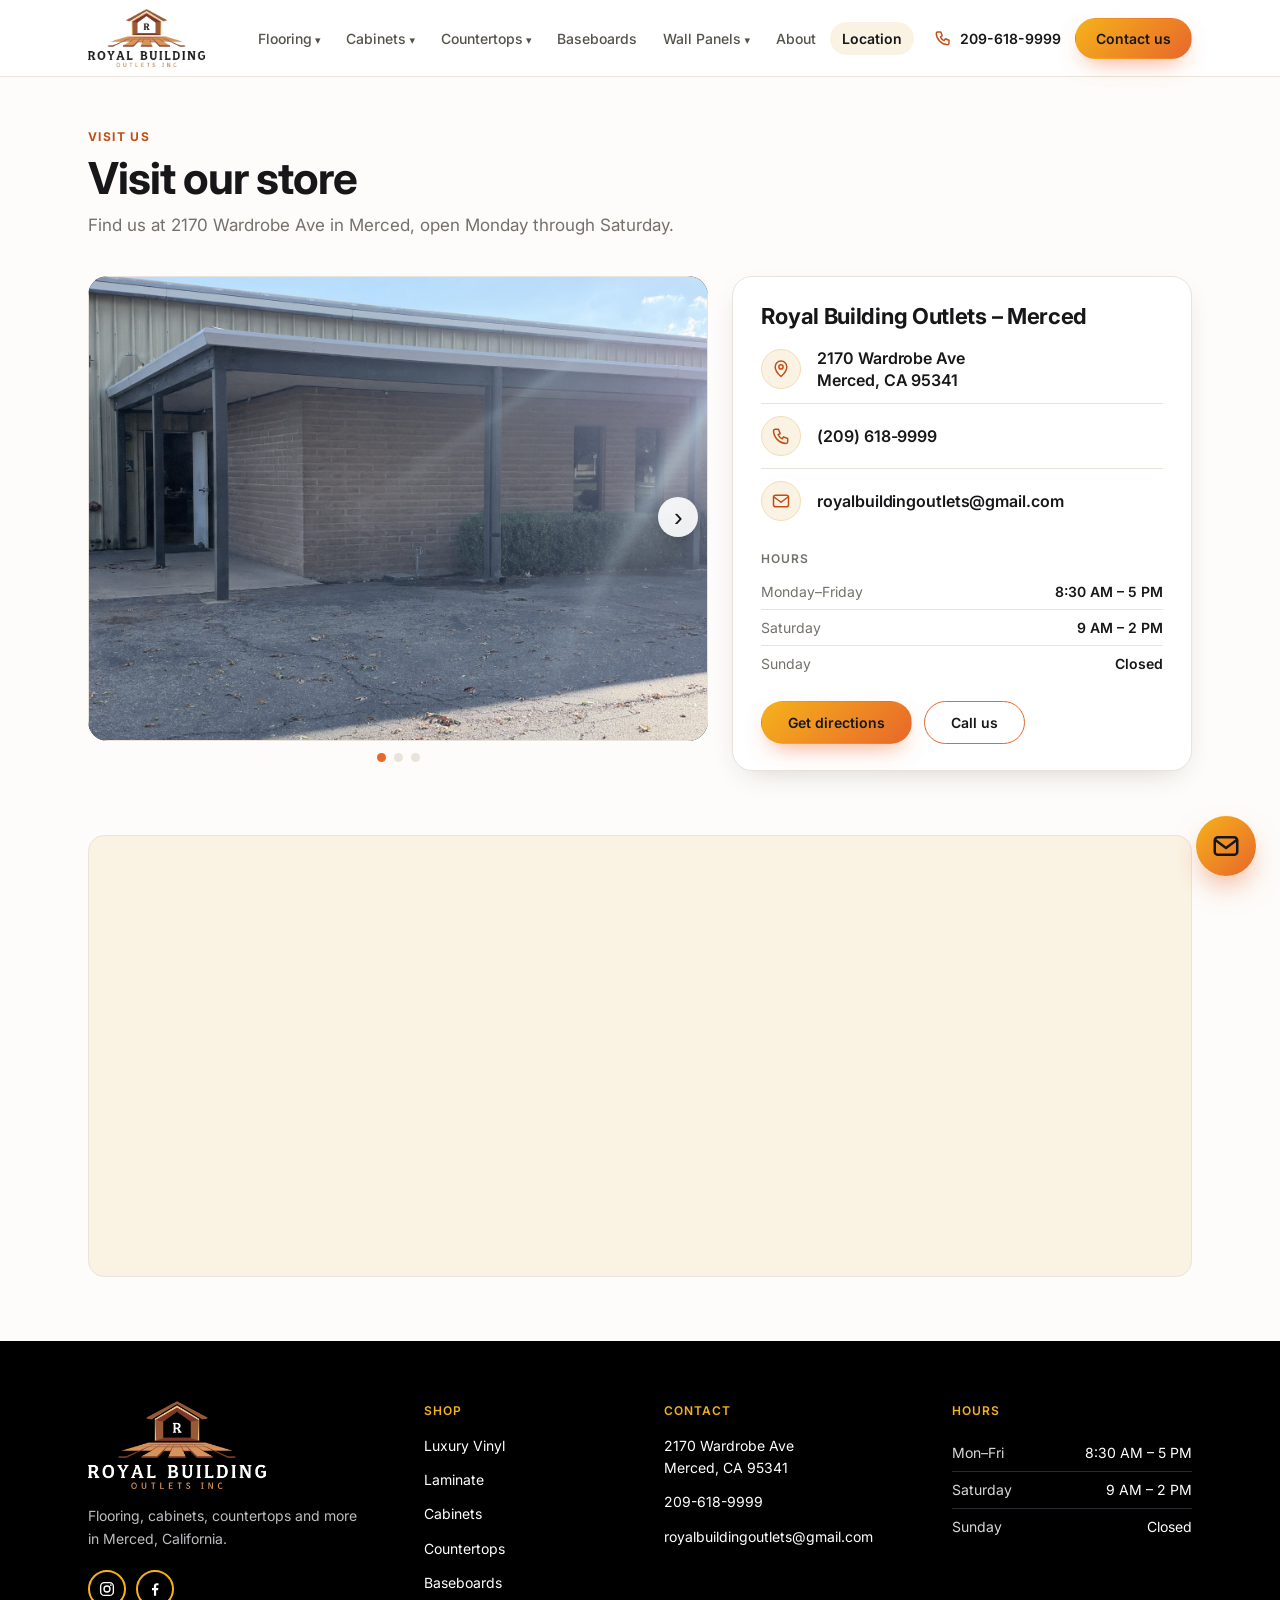
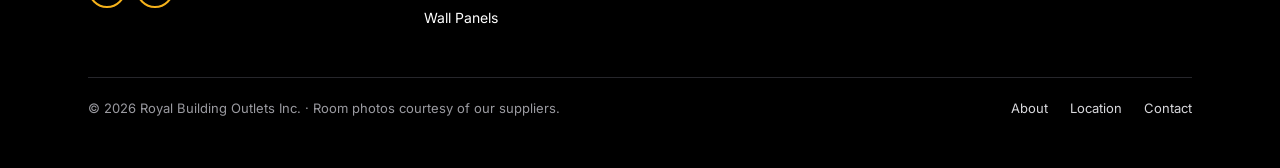
<file: locations.html>
<!doctype html>
<html lang="en"><head><meta charset="utf-8"><meta name="viewport" content="width=device-width,initial-scale=1">
<title>Visit Our Store | Royal Building Outlets, Merced CA</title>
<meta name="description" content="Visit Royal Building Outlets at 2170 Wardrobe Ave, Merced, CA 95341. Open Mon–Fri 8:30 AM–5 PM and Saturday 9 AM–2 PM.">
<link rel="canonical" href="https://www.royalbuildingoutlets.com/locations.html">
<meta property="og:type" content="website"><meta property="og:site_name" content="Royal Building Outlets">
<meta property="og:title" content="Visit Our Store | Royal Building Outlets, Merced CA"><meta property="og:description" content="Visit Royal Building Outlets at 2170 Wardrobe Ave, Merced, CA 95341. Open Mon–Fri 8:30 AM–5 PM and Saturday 9 AM–2 PM.">
<meta property="og:url" content="https://www.royalbuildingoutlets.com/locations.html"><meta property="og:image" content="https://www.royalbuildingoutlets.com/images/Store_Images/entrance-web.jpg">
<meta name="theme-color" content="#ffffff">
<link rel="preconnect" href="https://fonts.googleapis.com"><link rel="preconnect" href="https://fonts.gstatic.com" crossorigin>
<link rel="stylesheet" href="https://fonts.googleapis.com/css2?family=Inter:wght@400;500;600;700&amp;display=swap">
<link rel="stylesheet" href="style.css?v=20261124"><link rel="icon" type="image/png" href="images/Logo/Logo.png"></head><body>

<a class="skip" href="#main">Skip to content</a>
<header><div class="wrap hwrap">
  <a class="logo" href="index.html"><img src="images/Logo/logo-light.png" alt="Royal Building Outlets Inc" width="1280" height="633"></a>
  <nav id="mainnav" aria-label="Main">
    <div class="dd">
      <a href="index.html#flooring">Flooring</a><button type="button" class="dd-toggle" aria-expanded="false" aria-label="Show flooring pages"></button>
      <div class="menu">
        <a href="vinyl.html"><b>Luxury Vinyl</b><span>8mm &middot; 20 mil wear layer &middot; $1.59/sq ft</span></a>
        <a href="laminate.html"><b>Laminate</b><span>14mm &middot; AC4 wear layer</span></a>
      </div>
    </div>
    <div class="dd">
      <a href="cabinets.html">Cabinets</a><button type="button" class="dd-toggle" aria-expanded="false" aria-label="Show cabinets pages"></button>
      <div class="menu">
        <a href="cabinets.html#base">Base</a>
        <a href="cabinets.html#wall">Wall</a>
        <a href="cabinets.html#pantry">Pantry</a>
        <a href="cabinets.html#vanity">Vanity</a>
        <a href="cabinets.html#sink-base">Sink Base</a>
        <a href="cabinets.html#corner">Corner</a>
      </div>
    </div>
    <div class="dd">
      <a href="countertops.html">Countertops</a><button type="button" class="dd-toggle" aria-expanded="false" aria-label="Show countertops pages"></button>
      <div class="menu">
        <a href="countertops.html#countertops">Countertops</a>
        <a href="countertops.html#islands">Islands</a>
      </div>
    </div>
    <a href="baseboards.html">Baseboards</a>
    <div class="dd">
      <a href="wall-panels.html">Wall Panels</a><button type="button" class="dd-toggle" aria-expanded="false" aria-label="Show wall panels pages"></button>
      <div class="menu">
        <a href="wall-panels.html#wall">Wall Panels</a>
        <a href="wall-panels.html#shower">Shower Panels</a>
      </div>
    </div>
    <a href="about.html">About</a>
    <a href="locations.html" class="here" aria-current="page">Location</a>
    <a href="contact.html">Contact</a>
    <div class="nav-foot">
      <a class="btn solid txt" href="tel:+12096189999"><svg viewBox="0 0 24 24" aria-hidden="true"><path fill="none" stroke="currentColor" stroke-width="1.9" stroke-linecap="round" stroke-linejoin="round" d="M5 4h4l2 5-2.5 1.5a11 11 0 0 0 5 5L15 13l5 2v4a2 2 0 0 1-2 2A16 16 0 0 1 3 6a2 2 0 0 1 2-2z"/></svg>Call 209-618-9999</a>
      <p>Mon&ndash;Fri 8:30 AM&ndash;5 PM &middot; Sat 9 AM&ndash;2 PM<br>2170 Wardrobe Ave, Merced, CA</p>
    </div>
  </nav>
  <div class="hact">
    <a class="hphone" href="tel:+12096189999" aria-label="Call 209-618-9999"><svg viewBox="0 0 24 24" aria-hidden="true"><path fill="none" stroke="currentColor" stroke-width="1.9" stroke-linecap="round" stroke-linejoin="round" d="M5 4h4l2 5-2.5 1.5a11 11 0 0 0 5 5L15 13l5 2v4a2 2 0 0 1-2 2A16 16 0 0 1 3 6a2 2 0 0 1 2-2z"/></svg><span>209-618-9999</span></a>
    <a class="btn solid txt hcta" href="contact.html">Contact us</a>
    <button type="button" class="navbtn" aria-controls="mainnav" aria-expanded="false" aria-label="Open menu"><span></span></button>
  </div>
</div></header>

<main class="wrap" id="main">
  <section class="page-head">
    <span class="eyebrow">Visit us</span>
    <h1>Visit our store</h1>
    <p>Find us at 2170 Wardrobe Ave in Merced, open Monday through Saturday.</p>
  </section>

  <section>
    <div class="loc">
      <div>
        <div class="gallery" id="storegal" role="region" aria-label="Store photos">
        <div class="gal-track">
          <div class="img photo" role="img" aria-label="Royal Building Outlets entrance" style="background-image:url('images/Store_Images/entrance-web.jpg')"></div>
          <div class="img photo" role="img" aria-label="Royal Building Outlets sign at 2170 Wardrobe Ave" style="background-image:url('images/Store_Images/sign-web.jpg')"></div>
          <div class="img photo" role="img" aria-label="Flooring samples and cabinets inside the store" style="background-image:url('images/Store_Images/store.jpg')"></div>
        </div>
        <button type="button" class="gal-btn prev" aria-label="Previous photo">&#8249;</button>
        <button type="button" class="gal-btn next" aria-label="Next photo">&#8250;</button>
        <div class="gal-dots"></div>
      </div>
      </div>
      <div class="box vcard">
        <h2>Royal Building Outlets &ndash; Merced</h2>
        <a class="crow" href="https://www.google.com/maps/search/?api=1&amp;query=2170+Wardrobe+Ave+Merced+CA+95341" target="_blank" rel="noopener"><span class="cico"><svg viewBox="0 0 24 24" aria-hidden="true"><path fill="none" stroke="currentColor" stroke-width="1.8" stroke-linecap="round" stroke-linejoin="round" d="M12 21s7-6.2 7-11.5A7 7 0 0 0 5 9.5C5 14.8 12 21 12 21z"/><circle cx="12" cy="9.5" r="2.5" fill="none" stroke="currentColor" stroke-width="1.8"/></svg></span><span class="ctext"><span class="cval">2170 Wardrobe Ave<br>Merced, CA 95341</span></span></a>
        <a class="crow" href="tel:+12096189999"><span class="cico"><svg viewBox="0 0 24 24" aria-hidden="true"><path fill="none" stroke="currentColor" stroke-width="1.8" stroke-linecap="round" stroke-linejoin="round" d="M5 4h4l2 5-2.5 1.5a11 11 0 0 0 5 5L15 13l5 2v4a2 2 0 0 1-2 2A16 16 0 0 1 3 6a2 2 0 0 1 2-2z"/></svg></span><span class="ctext"><span class="cval">(209) 618-9999</span></span></a>
        <a class="crow" href="mailto:royalbuildingoutlets@gmail.com"><span class="cico"><svg viewBox="0 0 24 24" aria-hidden="true"><rect x="3" y="5" width="18" height="14" rx="2.5" fill="none" stroke="currentColor" stroke-width="1.8" stroke-linejoin="round"/><path d="M4 7.5l8 6 8-6" fill="none" stroke="currentColor" stroke-width="1.8" stroke-linecap="round" stroke-linejoin="round"/></svg></span><span class="ctext"><span class="cval cmail">royalbuildingoutlets@gmail.com</span></span></a>
        <div class="hours-title">Hours</div>
        <div class="hours"><div class="h"><span>Monday&ndash;Friday</span><span>8:30 AM &ndash; 5 PM</span></div><div class="h"><span>Saturday</span><span>9 AM &ndash; 2 PM</span></div><div class="h"><span>Sunday</span><span>Closed</span></div></div>
        <div class="btn-row"><a class="btn solid txt" href="https://www.google.com/maps/search/?api=1&amp;query=2170+Wardrobe+Ave+Merced+CA+95341" target="_blank" rel="noopener">Get directions</a><a class="btn txt" href="tel:+12096189999">Call us</a></div>
      </div>
    </div>
  </section>

  <section><div class="mapwrap tall"><iframe src="https://www.google.com/maps?q=2170+Wardrobe+Ave,+Merced,+CA+95341&amp;z=15&amp;output=embed" title="Map showing 2170 Wardrobe Ave, Merced, CA" loading="lazy" referrerpolicy="no-referrer-when-downgrade" allowfullscreen></iframe></div></section>
</main>

<footer><div class="wrap">
  <div class="fgrid">
    <div class="fbrand"><a class="logo" href="index.html"><img src="images/Logo/Logo.png" alt="Royal Building Outlets Inc" width="1280" height="633"></a>
      <p>Flooring, cabinets, countertops and more in Merced, California.</p><span class="social"><a href="https://www.instagram.com/royalbuildingoutlets/" target="_blank" rel="noopener" aria-label="Instagram"><svg viewBox="0 0 24 24" aria-hidden="true"><rect x="3.5" y="3.5" width="17" height="17" rx="5" fill="none" stroke="currentColor" stroke-width="1.8"/><circle cx="12" cy="12" r="4" fill="none" stroke="currentColor" stroke-width="1.8"/><circle cx="17.2" cy="6.8" r="1.2" fill="currentColor"/></svg></a><a href="https://www.facebook.com/people/Royal-Build/pfbid0Puxi76APLGJigcukLMW54oCZdmjU9fzhBERXR9j2Nn4Rtbv2d5swnHq3gfGUP66rl/" target="_blank" rel="noopener" aria-label="Facebook"><svg viewBox="0 0 24 24" aria-hidden="true"><path fill="currentColor" d="M13.5 21v-7.5h2.6l.4-3h-3V8.6c0-.9.3-1.5 1.6-1.5h1.6V4.4c-.3 0-1.2-.1-2.3-.1-2.3 0-3.9 1.4-3.9 4v2.2H8v3h2.6V21h2.9z"/></svg></a></span></div>
    <div class="fcol"><h4>Shop</h4><a href="vinyl.html">Luxury Vinyl</a><a href="laminate.html">Laminate</a><a href="cabinets.html">Cabinets</a><a href="countertops.html">Countertops</a><a href="baseboards.html">Baseboards</a><a href="wall-panels.html">Wall Panels</a></div>
    <div class="fcol"><h4>Contact</h4><a href="https://www.google.com/maps/search/?api=1&amp;query=2170+Wardrobe+Ave+Merced+CA+95341" target="_blank" rel="noopener">2170 Wardrobe Ave<br>Merced, CA 95341</a><a href="tel:+12096189999">209-618-9999</a><a href="mailto:royalbuildingoutlets@gmail.com">royalbuildingoutlets@gmail.com</a></div>
    <div class="fcol"><h4>Hours</h4><div class="hrs"><span>Mon&ndash;Fri</span><span>8:30 AM &ndash; 5 PM</span></div><div class="hrs"><span>Saturday</span><span>9 AM &ndash; 2 PM</span></div><div class="hrs"><span>Sunday</span><span>Closed</span></div></div>
  </div>
  <div class="fbottom"><span>&copy; <span data-year>2026</span> Royal Building Outlets Inc. &middot; Room photos courtesy of our suppliers.</span><span class="flinks"><a href="about.html">About</a><a href="locations.html">Location</a><a href="contact.html">Contact</a></span></div>
</div></footer>
<a class="chat" href="mailto:royalbuildingoutlets@gmail.com" aria-label="Email us at royalbuildingoutlets@gmail.com" title="Email us"></a>
<script type="application/ld+json">
{"@context":"https://schema.org","@type":"HomeGoodsStore","name":"Royal Building Outlets Inc","url":"https://www.royalbuildingoutlets.com/","telephone":"+1-209-618-9999",
 "address":{"@type":"PostalAddress","streetAddress":"2170 Wardrobe Ave","addressLocality":"Merced","addressRegion":"CA","postalCode":"95341","addressCountry":"US"},
 "openingHoursSpecification":[{"@type":"OpeningHoursSpecification","dayOfWeek":["Monday","Tuesday","Wednesday","Thursday","Friday"],"opens":"08:30","closes":"17:00"},
  {"@type":"OpeningHoursSpecification","dayOfWeek":"Saturday","opens":"09:00","closes":"14:00"}]}
</script>
<script>
(function () {
  var g = document.getElementById('storegal'), t = g.querySelector('.gal-track'), n = t.children.length, dots = g.querySelector('.gal-dots'), cur = 0;
  for (var i = 0; i < n; i++) { var d = document.createElement('button'); d.type = 'button'; d.setAttribute('aria-label', 'Photo ' + (i + 1)); d.dataset.i = i; dots.appendChild(d); }
  function go(i) { cur = Math.max(0, Math.min(n - 1, i)); t.scrollTo({ left: cur * t.clientWidth, behavior: 'smooth' }); }
  function sync() { cur = Math.round(t.scrollLeft / t.clientWidth); [].forEach.call(dots.children, function (d, i) { d.classList.toggle('on', i === cur); }); g.querySelector('.prev').disabled = cur === 0; g.querySelector('.next').disabled = cur === n - 1; }
  g.querySelector('.prev').addEventListener('click', function () { go(cur - 1); });
  g.querySelector('.next').addEventListener('click', function () { go(cur + 1); });
  dots.addEventListener('click', function (e) { if (e.target.dataset.i) go(+e.target.dataset.i); });
  t.addEventListener('scroll', function () { requestAnimationFrame(sync); }, { passive: true });
  sync();
})();
</script>
<script src="site.js?v=20261124"></script>
<script src="motion.js?v=20261124"></script>
</body></html>
</file>
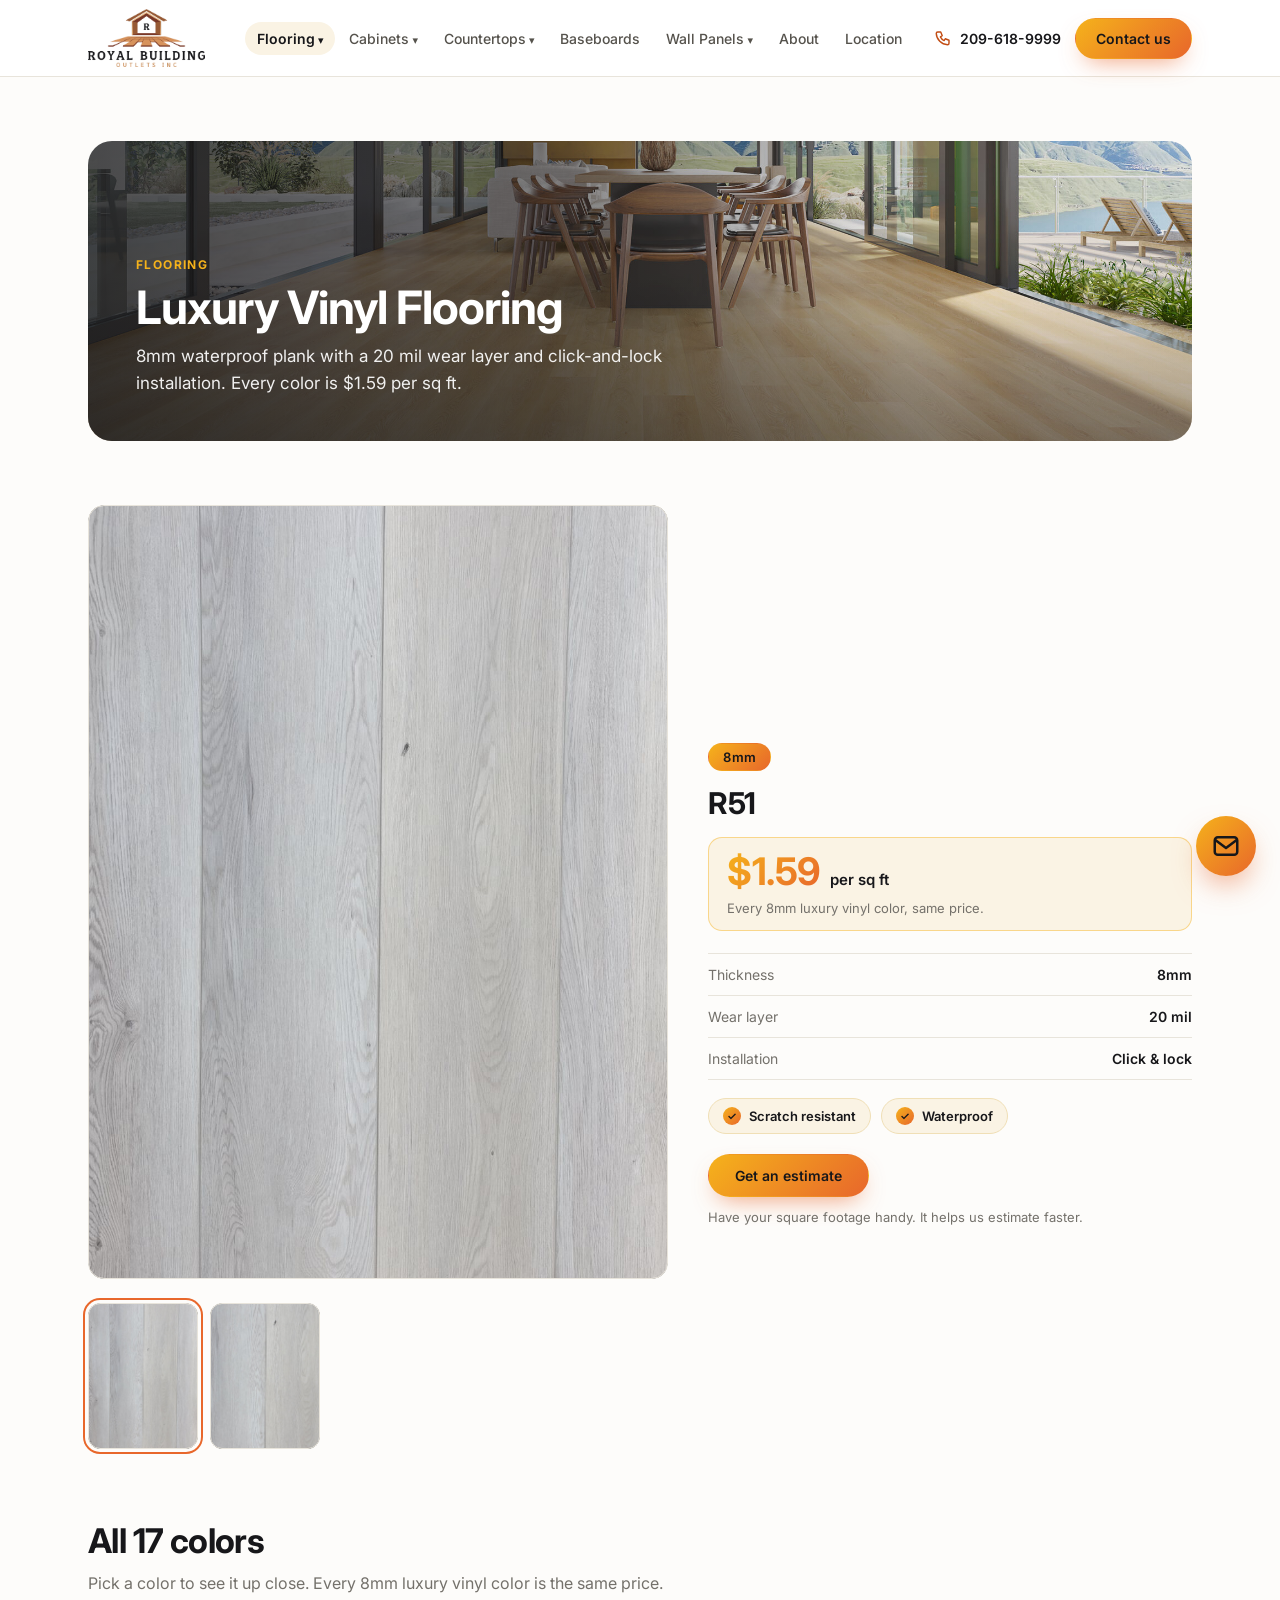
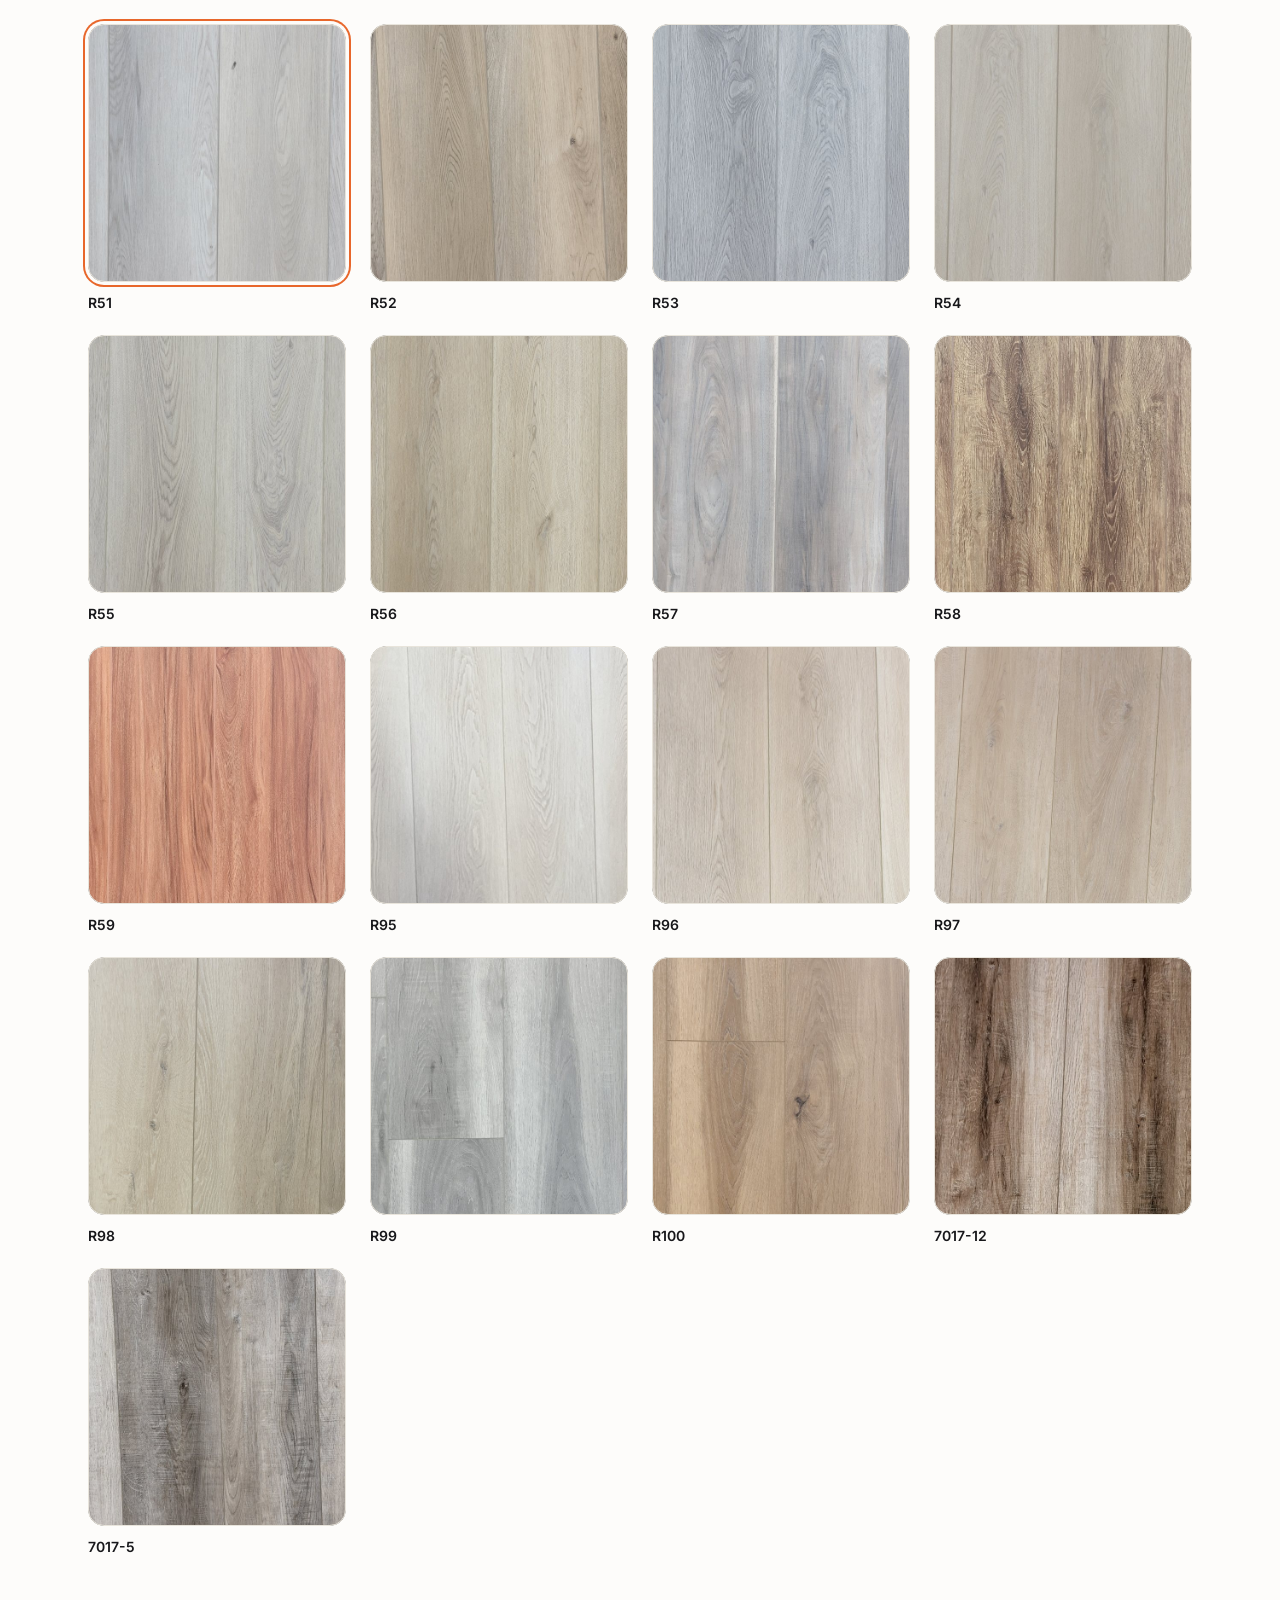
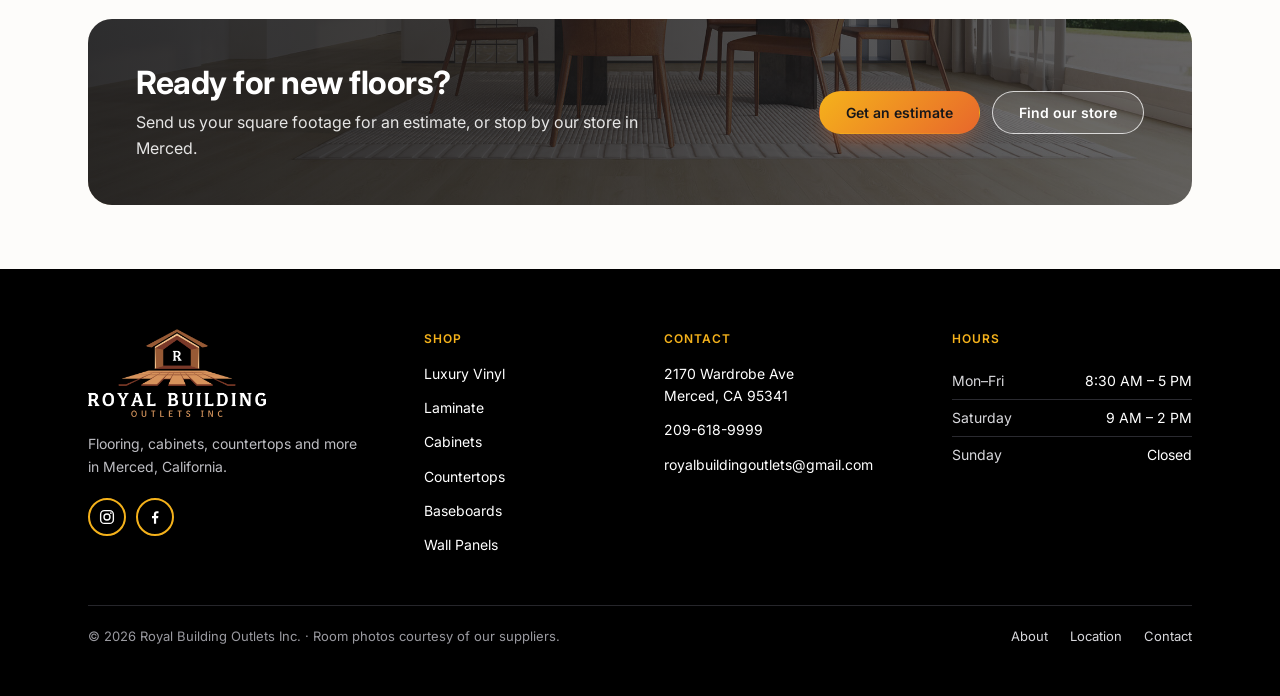
<file: vinyl.html>
<!doctype html>
<html lang="en"><head><meta charset="utf-8"><meta name="viewport" content="width=device-width,initial-scale=1">
<title>Luxury Vinyl Flooring | Royal Building Outlets, Merced CA</title>
<meta name="description" content="8mm waterproof luxury vinyl plank with a 20 mil wear layer and click-lock installation. All colors $1.59 per sq ft, at Royal Building Outlets in Merced, CA.">
<link rel="canonical" href="https://www.royalbuildingoutlets.com/vinyl.html">
<meta property="og:type" content="website"><meta property="og:site_name" content="Royal Building Outlets">
<meta property="og:title" content="Luxury Vinyl Flooring | Royal Building Outlets, Merced CA"><meta property="og:description" content="8mm waterproof luxury vinyl plank with a 20 mil wear layer and click-lock installation. All colors $1.59 per sq ft, at Royal Building Outlets in Merced, CA.">
<meta property="og:url" content="https://www.royalbuildingoutlets.com/vinyl.html"><meta property="og:image" content="https://www.royalbuildingoutlets.com/images/Cata/web/room-01.jpg">
<meta name="theme-color" content="#ffffff">
<link rel="preconnect" href="https://fonts.googleapis.com"><link rel="preconnect" href="https://fonts.gstatic.com" crossorigin>
<link rel="stylesheet" href="https://fonts.googleapis.com/css2?family=Inter:wght@400;500;600;700&amp;display=swap">
<link rel="stylesheet" href="style.css?v=20261124"><link rel="icon" type="image/png" href="images/Logo/Logo.png"></head><body>

<a class="skip" href="#main">Skip to content</a>
<header><div class="wrap hwrap">
  <a class="logo" href="index.html"><img src="images/Logo/logo-light.png" alt="Royal Building Outlets Inc" width="1280" height="633"></a>
  <nav id="mainnav" aria-label="Main">
    <div class="dd">
      <a href="index.html#flooring" class="here">Flooring</a><button type="button" class="dd-toggle" aria-expanded="false" aria-label="Show flooring pages"></button>
      <div class="menu">
        <a href="vinyl.html" aria-current="page"><b>Luxury Vinyl</b><span>8mm &middot; 20 mil wear layer &middot; $1.59/sq ft</span></a>
        <a href="laminate.html"><b>Laminate</b><span>14mm &middot; AC4 wear layer</span></a>
      </div>
    </div>
    <div class="dd">
      <a href="cabinets.html">Cabinets</a><button type="button" class="dd-toggle" aria-expanded="false" aria-label="Show cabinets pages"></button>
      <div class="menu">
        <a href="cabinets.html#base">Base</a>
        <a href="cabinets.html#wall">Wall</a>
        <a href="cabinets.html#pantry">Pantry</a>
        <a href="cabinets.html#vanity">Vanity</a>
        <a href="cabinets.html#sink-base">Sink Base</a>
        <a href="cabinets.html#corner">Corner</a>
      </div>
    </div>
    <div class="dd">
      <a href="countertops.html">Countertops</a><button type="button" class="dd-toggle" aria-expanded="false" aria-label="Show countertops pages"></button>
      <div class="menu">
        <a href="countertops.html#countertops">Countertops</a>
        <a href="countertops.html#islands">Islands</a>
      </div>
    </div>
    <a href="baseboards.html">Baseboards</a>
    <div class="dd">
      <a href="wall-panels.html">Wall Panels</a><button type="button" class="dd-toggle" aria-expanded="false" aria-label="Show wall panels pages"></button>
      <div class="menu">
        <a href="wall-panels.html#wall">Wall Panels</a>
        <a href="wall-panels.html#shower">Shower Panels</a>
      </div>
    </div>
    <a href="about.html">About</a>
    <a href="locations.html">Location</a>
    <a href="contact.html">Contact</a>
    <div class="nav-foot">
      <a class="btn solid txt" href="tel:+12096189999"><svg viewBox="0 0 24 24" aria-hidden="true"><path fill="none" stroke="currentColor" stroke-width="1.9" stroke-linecap="round" stroke-linejoin="round" d="M5 4h4l2 5-2.5 1.5a11 11 0 0 0 5 5L15 13l5 2v4a2 2 0 0 1-2 2A16 16 0 0 1 3 6a2 2 0 0 1 2-2z"/></svg>Call 209-618-9999</a>
      <p>Mon&ndash;Fri 8:30 AM&ndash;5 PM &middot; Sat 9 AM&ndash;2 PM<br>2170 Wardrobe Ave, Merced, CA</p>
    </div>
  </nav>
  <div class="hact">
    <a class="hphone" href="tel:+12096189999" aria-label="Call 209-618-9999"><svg viewBox="0 0 24 24" aria-hidden="true"><path fill="none" stroke="currentColor" stroke-width="1.9" stroke-linecap="round" stroke-linejoin="round" d="M5 4h4l2 5-2.5 1.5a11 11 0 0 0 5 5L15 13l5 2v4a2 2 0 0 1-2 2A16 16 0 0 1 3 6a2 2 0 0 1 2-2z"/></svg><span>209-618-9999</span></a>
    <a class="btn solid txt hcta" href="contact.html">Contact us</a>
    <button type="button" class="navbtn" aria-controls="mainnav" aria-expanded="false" aria-label="Open menu"><span></span></button>
  </div>
</div></header>

<main class="wrap" id="main">
  <section><div class="page-hero" style="background-image:url('images/Cata/web/room-01.jpg')"><div><span class="eyebrow">Flooring</span><h1>Luxury Vinyl Flooring</h1><p>8mm waterproof plank with a 20 mil wear layer and click-and-lock installation. Every color is $1.59 per sq ft.</p></div></div></section>

  <!-- selected color: image left, name + description right -->
  <section>
    <div class="colorfeat">
      <div><div class="img" id="featimg" style="min-height:0;aspect-ratio:3/4" data-img="Large photo: color 1 vinyl plank in a room"></div><div class="thumbs" id="flthumbs" style="grid-template-columns:repeat(2,minmax(0,110px))"></div></div>
      <div class="info">
        <span class="tag solid">8mm</span>
        <div class="oos-note" id="stockNote" hidden style="margin-top:14px">Out of stock</div>
        <div class="bb-code" id="colorName" style="margin-top:14px">R51</div>
        <div class="price"><span class="amt">$1.59</span><span class="per">per sq ft</span><span class="note">Every 8mm luxury vinyl color, same price.</span></div>
        <div class="feat-specs">
          <div class="r"><span>Thickness</span><span>8mm</span></div>
          <div class="r"><span>Wear layer</span><span>20 mil</span></div>
          <div class="r"><span>Installation</span><span>Click &amp; lock</span></div>
        </div>
        <div class="badges"><span class="badge">Scratch resistant</span><span class="badge">Waterproof</span></div>
        <a class="btn solid txt" id="estimate" href="contact.html?topic=Vinyl%20flooring">Get an estimate</a>
        <p class="est-hint">Have your square footage handy. It helps us estimate faster.</p>
      </div>
    </div>
  </section>

  <!-- all colors -->
  <section id="colors">
    <div class="sec-head"><h2>All <span data-count="vinyl">17</span> colors</h2><p>Pick a color to see it up close. Every 8mm luxury vinyl color is the same price.</p></div>
    <div class="grid g4 colorgrid" id="colorgrid"></div>
    <p class="grid-note" data-products-error hidden></p>
  </section>

  <section class="cta-band" style="--cta-img:url('images/Cata/web/room-06.jpg')">
    <div><h2>Ready for new floors?</h2><p>Send us your square footage for an estimate, or stop by our store in Merced.</p></div>
    <div class="btn-row"><a class="btn solid txt" href="contact.html?topic=Vinyl%20flooring">Get an estimate</a><a class="btn txt ghost" href="locations.html">Find our store</a></div>
  </section>

</main>

<footer><div class="wrap">
  <div class="fgrid">
    <div class="fbrand"><a class="logo" href="index.html"><img src="images/Logo/Logo.png" alt="Royal Building Outlets Inc" width="1280" height="633"></a>
      <p>Flooring, cabinets, countertops and more in Merced, California.</p><span class="social"><a href="https://www.instagram.com/royalbuildingoutlets/" target="_blank" rel="noopener" aria-label="Instagram"><svg viewBox="0 0 24 24" aria-hidden="true"><rect x="3.5" y="3.5" width="17" height="17" rx="5" fill="none" stroke="currentColor" stroke-width="1.8"/><circle cx="12" cy="12" r="4" fill="none" stroke="currentColor" stroke-width="1.8"/><circle cx="17.2" cy="6.8" r="1.2" fill="currentColor"/></svg></a><a href="https://www.facebook.com/people/Royal-Build/pfbid0Puxi76APLGJigcukLMW54oCZdmjU9fzhBERXR9j2Nn4Rtbv2d5swnHq3gfGUP66rl/" target="_blank" rel="noopener" aria-label="Facebook"><svg viewBox="0 0 24 24" aria-hidden="true"><path fill="currentColor" d="M13.5 21v-7.5h2.6l.4-3h-3V8.6c0-.9.3-1.5 1.6-1.5h1.6V4.4c-.3 0-1.2-.1-2.3-.1-2.3 0-3.9 1.4-3.9 4v2.2H8v3h2.6V21h2.9z"/></svg></a></span></div>
    <div class="fcol"><h4>Shop</h4><a href="vinyl.html">Luxury Vinyl</a><a href="laminate.html">Laminate</a><a href="cabinets.html">Cabinets</a><a href="countertops.html">Countertops</a><a href="baseboards.html">Baseboards</a><a href="wall-panels.html">Wall Panels</a></div>
    <div class="fcol"><h4>Contact</h4><a href="https://www.google.com/maps/search/?api=1&amp;query=2170+Wardrobe+Ave+Merced+CA+95341" target="_blank" rel="noopener">2170 Wardrobe Ave<br>Merced, CA 95341</a><a href="tel:+12096189999">209-618-9999</a><a href="mailto:royalbuildingoutlets@gmail.com">royalbuildingoutlets@gmail.com</a></div>
    <div class="fcol"><h4>Hours</h4><div class="hrs"><span>Mon&ndash;Fri</span><span>8:30 AM &ndash; 5 PM</span></div><div class="hrs"><span>Saturday</span><span>9 AM &ndash; 2 PM</span></div><div class="hrs"><span>Sunday</span><span>Closed</span></div></div>
  </div>
  <div class="fbottom"><span>&copy; <span data-year>2026</span> Royal Building Outlets Inc. &middot; Room photos courtesy of our suppliers.</span><span class="flinks"><a href="about.html">About</a><a href="locations.html">Location</a><a href="contact.html">Contact</a></span></div>
</div></footer>
<a class="chat" href="mailto:royalbuildingoutlets@gmail.com" aria-label="Email us at royalbuildingoutlets@gmail.com" title="Email us"></a>

<script src="products.js?v=20261127"></script>
<script>
loadProducts(function (P) {
  var KIND = 'vinyl', TOPIC = 'Vinyl flooring', PHOTO_TEXT = 'vinyl plank';
  var LIST = P ? P[KIND] : [];
  var grid = document.getElementById('colorgrid');
  var img = document.getElementById('featimg');
  var nameEl = document.getElementById('colorName');
  var stockEl = document.getElementById('stockNote');
  var estimate = document.getElementById('estimate');
  var DIR = 'images/Flooring/web/';
  if (!LIST.length) return;

  /* ---------- color grid, built from products.txt ---------- */
  LIST.forEach(function (p, i) {
    var c = document.createElement('div');
    c.className = 'card' + (p.inStock ? '' : ' oos'); c.dataset.i = i + 1; c.dataset.name = p.code;
    c.innerHTML = '<div class="img sq photo" role="img" aria-label="' + p.code + ' ' + PHOTO_TEXT + ' sample" style="background-image:url(\'' + DIR + p.code + '.jpg\')">' +
      (p.inStock ? '' : '<span class="oos-tag">Out of stock</span>') + '</div><div class="pfname">' + p.code + '</div>';
    grid.appendChild(c);
  });
  var cards = grid.querySelectorAll('.card');

  /* each color has two large photos: <code>-1.jpg (overview) and <code>-2.jpg (close-up) */
  var cur = null, shot = 1;
  function showShot() {
    img.style.backgroundImage = 'url("' + DIR + cur.code + '-' + shot + '.jpg")';
    img.classList.add('photo');
    var th = document.getElementById('flthumbs'); th.innerHTML = '';
    [1, 2].forEach(function (n) {
      var t = document.createElement('div');
      t.className = 'img photo' + (n === shot ? ' on' : '');
      t.style.backgroundImage = 'url("' + DIR + cur.code + '-' + n + '.jpg")';
      t.style.aspectRatio = '3 / 4';
      t.setAttribute('role', 'button'); t.setAttribute('aria-label', 'Photo ' + n);
      t.addEventListener('click', function () { shot = n; showShot(); });
      th.appendChild(t);
    });
  }
  function pick(i) {
    cur = LIST[i];
    cards.forEach(function (x, j) { x.classList.toggle('on', j === i); });
    nameEl.textContent = cur.code;
    stockEl.hidden = cur.inStock;
    shot = 1; showShot();
    img.setAttribute('data-img', 'Large photo: ' + cur.code + ' ' + PHOTO_TEXT + ' in a room');
    estimate.href = 'contact.html?topic=' + encodeURIComponent(TOPIC) + '&item=' + encodeURIComponent(cur.code);
  }
  cards.forEach(function (c, i) {
    c.addEventListener('click', function () {
      pick(i);
      img.scrollIntoView({ behavior: 'smooth', block: 'nearest' });
    });
  });
  /* the home page links to a color with #<code>, e.g. vinyl.html#R57 */
  function fromHash() {
    var want = decodeURIComponent(location.hash.slice(1)), hit = -1;
    LIST.forEach(function (p, i) { if (p.code === want) hit = i; });
    pick(hit < 0 ? 0 : hit);
    if (hit > -1) img.scrollIntoView({ block: 'center' });
  }
  window.addEventListener('hashchange', fromHash);
  fromHash();
});
</script>
<script src="site.js?v=20261124"></script>
<script src="motion.js?v=20261124"></script>
</body></html>
</file>
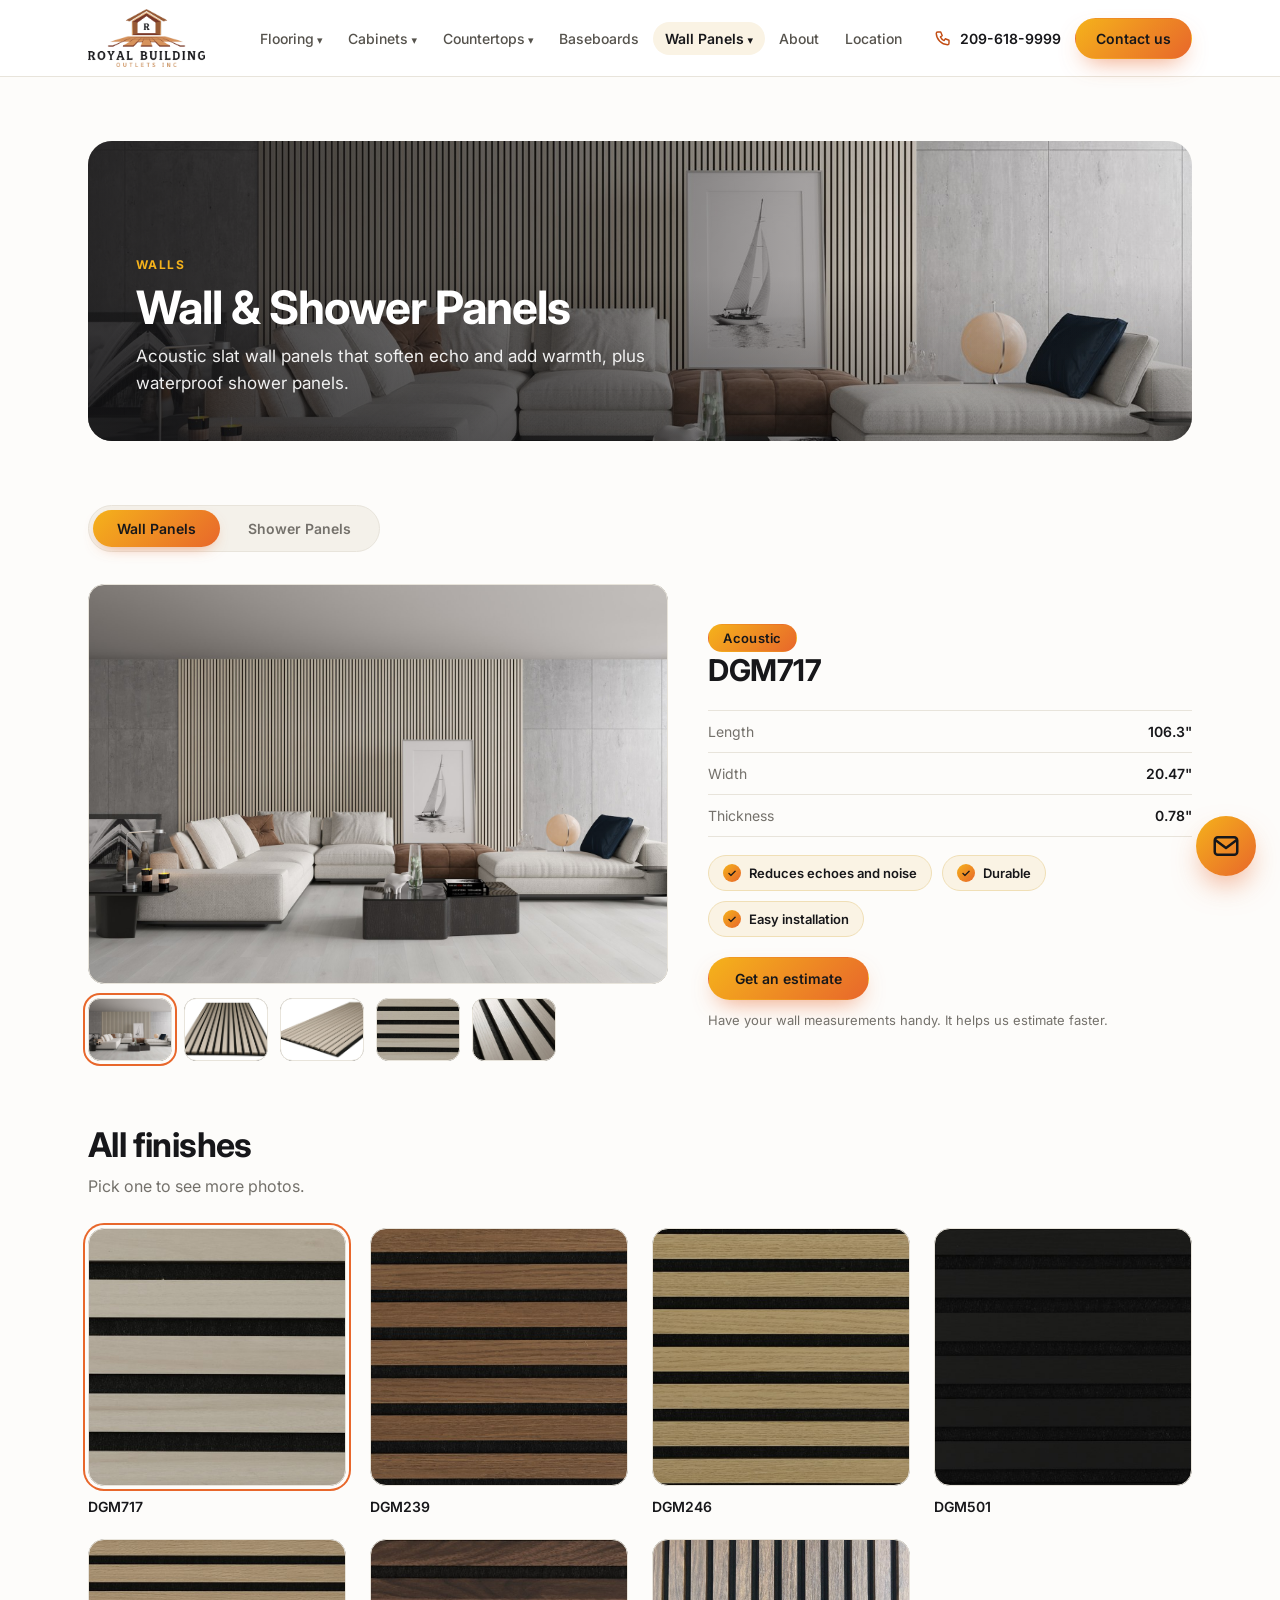
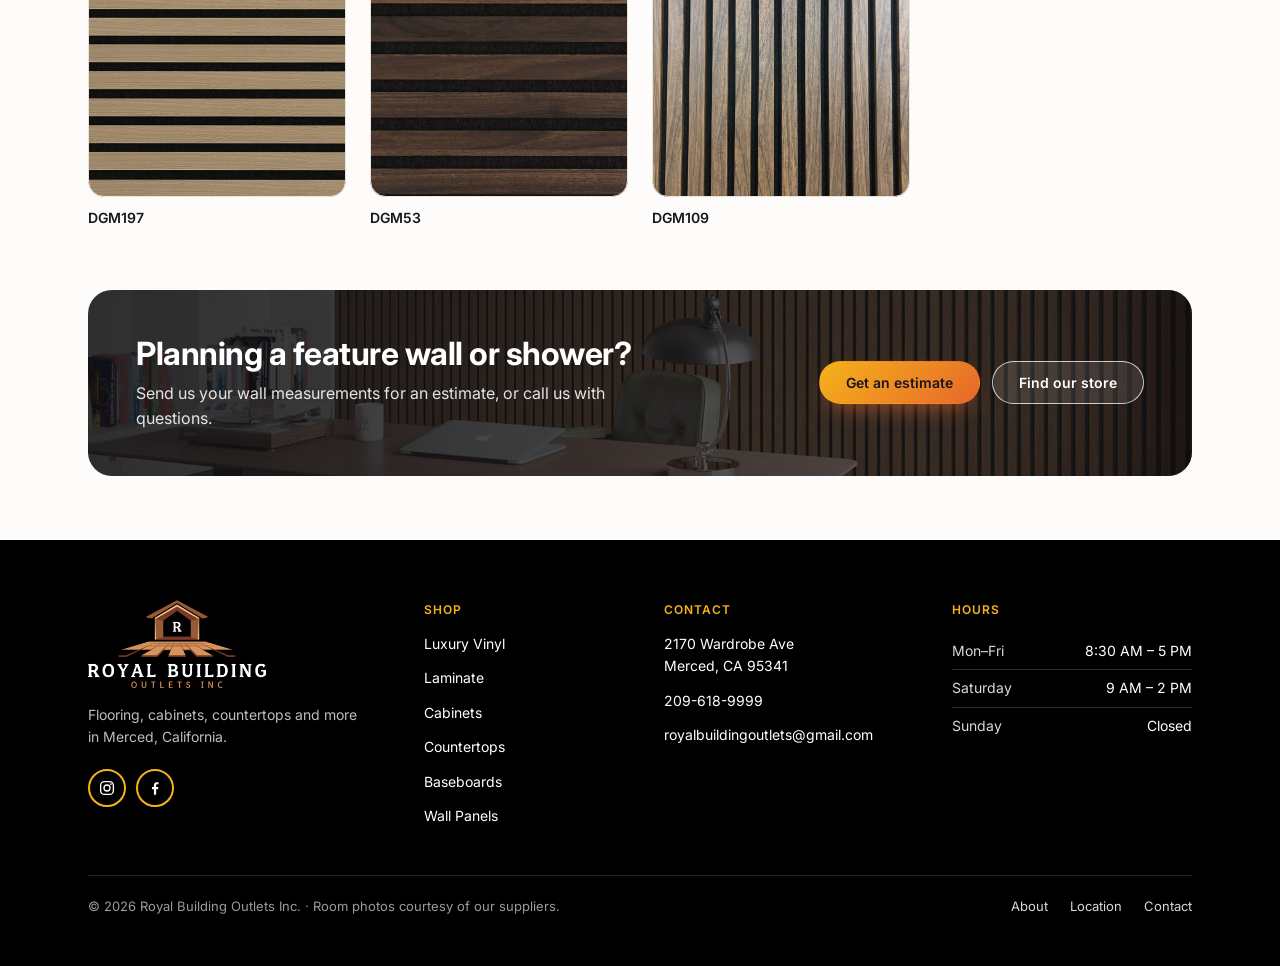
<file: wall-panels.html>
<!doctype html>
<html lang="en"><head><meta charset="utf-8"><meta name="viewport" content="width=device-width,initial-scale=1">
<title>Wall Panels &amp; Shower Panels | Royal Building Outlets, Merced CA</title>
<meta name="description" content="Acoustic slat wall panels in 7 finishes, plus shower wall panels. Royal Building Outlets, Merced, CA.">
<link rel="canonical" href="https://www.royalbuildingoutlets.com/wall-panels.html">
<meta property="og:type" content="website"><meta property="og:site_name" content="Royal Building Outlets">
<meta property="og:title" content="Wall Panels &amp; Shower Panels | Royal Building Outlets, Merced CA"><meta property="og:description" content="Acoustic slat wall panels in 7 finishes, plus shower wall panels. Royal Building Outlets, Merced, CA.">
<meta property="og:url" content="https://www.royalbuildingoutlets.com/wall-panels.html"><meta property="og:image" content="https://www.royalbuildingoutlets.com/images/Wall_Panels/web/2-room.jpg">
<meta name="theme-color" content="#ffffff">
<link rel="preconnect" href="https://fonts.googleapis.com"><link rel="preconnect" href="https://fonts.gstatic.com" crossorigin>
<link rel="stylesheet" href="https://fonts.googleapis.com/css2?family=Inter:wght@400;500;600;700&amp;display=swap">
<link rel="stylesheet" href="style.css?v=20261124"><link rel="icon" type="image/png" href="images/Logo/Logo.png"></head><body>

<a class="skip" href="#main">Skip to content</a>
<header><div class="wrap hwrap">
  <a class="logo" href="index.html"><img src="images/Logo/logo-light.png" alt="Royal Building Outlets Inc" width="1280" height="633"></a>
  <nav id="mainnav" aria-label="Main">
    <div class="dd">
      <a href="index.html#flooring">Flooring</a><button type="button" class="dd-toggle" aria-expanded="false" aria-label="Show flooring pages"></button>
      <div class="menu">
        <a href="vinyl.html"><b>Luxury Vinyl</b><span>8mm &middot; 20 mil wear layer &middot; $1.59/sq ft</span></a>
        <a href="laminate.html"><b>Laminate</b><span>14mm &middot; AC4 wear layer</span></a>
      </div>
    </div>
    <div class="dd">
      <a href="cabinets.html">Cabinets</a><button type="button" class="dd-toggle" aria-expanded="false" aria-label="Show cabinets pages"></button>
      <div class="menu">
        <a href="cabinets.html#base">Base</a>
        <a href="cabinets.html#wall">Wall</a>
        <a href="cabinets.html#pantry">Pantry</a>
        <a href="cabinets.html#vanity">Vanity</a>
        <a href="cabinets.html#sink-base">Sink Base</a>
        <a href="cabinets.html#corner">Corner</a>
      </div>
    </div>
    <div class="dd">
      <a href="countertops.html">Countertops</a><button type="button" class="dd-toggle" aria-expanded="false" aria-label="Show countertops pages"></button>
      <div class="menu">
        <a href="countertops.html#countertops">Countertops</a>
        <a href="countertops.html#islands">Islands</a>
      </div>
    </div>
    <a href="baseboards.html">Baseboards</a>
    <div class="dd">
      <a href="wall-panels.html" class="here" aria-current="page">Wall Panels</a><button type="button" class="dd-toggle" aria-expanded="false" aria-label="Show wall panels pages"></button>
      <div class="menu">
        <a href="wall-panels.html#wall">Wall Panels</a>
        <a href="wall-panels.html#shower">Shower Panels</a>
      </div>
    </div>
    <a href="about.html">About</a>
    <a href="locations.html">Location</a>
    <a href="contact.html">Contact</a>
    <div class="nav-foot">
      <a class="btn solid txt" href="tel:+12096189999"><svg viewBox="0 0 24 24" aria-hidden="true"><path fill="none" stroke="currentColor" stroke-width="1.9" stroke-linecap="round" stroke-linejoin="round" d="M5 4h4l2 5-2.5 1.5a11 11 0 0 0 5 5L15 13l5 2v4a2 2 0 0 1-2 2A16 16 0 0 1 3 6a2 2 0 0 1 2-2z"/></svg>Call 209-618-9999</a>
      <p>Mon&ndash;Fri 8:30 AM&ndash;5 PM &middot; Sat 9 AM&ndash;2 PM<br>2170 Wardrobe Ave, Merced, CA</p>
    </div>
  </nav>
  <div class="hact">
    <a class="hphone" href="tel:+12096189999" aria-label="Call 209-618-9999"><svg viewBox="0 0 24 24" aria-hidden="true"><path fill="none" stroke="currentColor" stroke-width="1.9" stroke-linecap="round" stroke-linejoin="round" d="M5 4h4l2 5-2.5 1.5a11 11 0 0 0 5 5L15 13l5 2v4a2 2 0 0 1-2 2A16 16 0 0 1 3 6a2 2 0 0 1 2-2z"/></svg><span>209-618-9999</span></a>
    <a class="btn solid txt hcta" href="contact.html">Contact us</a>
    <button type="button" class="navbtn" aria-controls="mainnav" aria-expanded="false" aria-label="Open menu"><span></span></button>
  </div>
</div></header>

<main class="wrap" id="main">
  <section><div class="page-hero" style="background-image:url('images/Wall_Panels/web/2-room.jpg')"><div><span class="eyebrow">Walls</span><h1>Wall &amp; Shower Panels</h1><p>Acoustic slat wall panels that soften echo and add warmth, plus waterproof shower panels.</p></div></div></section>

  <section class="tabs-sec">
    <div class="seg" id="wpseg" role="tablist" aria-label="Wall panels or shower panels">
      <button type="button" class="on" data-kind="wall" role="tab" aria-selected="true">Wall Panels</button>
      <button type="button" data-kind="shower" role="tab" aria-selected="false">Shower Panels</button>
    </div>
  </section>

  <!-- selected color: image left, name + description right -->
  <section>
    <div class="colorfeat">
      <div>
        <div class="img" id="featimg" style="min-height:400px" data-img="Large photo: color 1 wall panel on a finished wall"></div>
        <div class="sidethumbs wpthumbs" id="wpthumbs"></div>
      </div>
      <div class="info">
        <span class="tag solid" id="wpTag">Acoustic</span>
        <div class="oos-note" id="wpStock" hidden style="margin:14px 0 0">Out of stock</div>
        <div class="line b" id="wpName"></div>
        <div class="feat-specs" id="wpSpecs">
          <div class="r"><span>Length</span><span>106.3"</span></div>
          <div class="r"><span>Width</span><span>20.47"</span></div>
          <div class="r"><span>Thickness</span><span>0.78"</span></div>
        </div>
        <div class="badges" id="wpBadges"><span class="badge">Reduces echoes and noise</span><span class="badge">Durable</span><span class="badge">Easy installation</span></div>
        <a class="btn solid txt" id="estimate" href="contact.html?topic=Wall%20panels">Get an estimate</a>
        <p class="est-hint" id="wpHint">Have your wall measurements handy. It helps us estimate faster.</p>
      </div>
    </div>
  </section>

  <!-- all colors -->
  <section id="colors">
    <div class="sec-head"><h2 id="wpGridTitle">All finishes</h2><p>Pick one to see more photos.</p></div>
    <div class="grid g4 colorgrid" id="colorgrid"></div>
    <p class="grid-note" data-products-error hidden></p>
  </section>

  <section class="cta-band" style="--cta-img:url('images/Wall_Panels/web/5-room.jpg')">
    <div><h2>Planning a feature wall or shower?</h2><p>Send us your wall measurements for an estimate, or call us with questions.</p></div>
    <div class="btn-row"><a class="btn solid txt" href="contact.html?topic=Wall%20panels">Get an estimate</a><a class="btn txt ghost" href="locations.html">Find our store</a></div>
  </section>

</main>

<footer><div class="wrap">
  <div class="fgrid">
    <div class="fbrand"><a class="logo" href="index.html"><img src="images/Logo/Logo.png" alt="Royal Building Outlets Inc" width="1280" height="633"></a>
      <p>Flooring, cabinets, countertops and more in Merced, California.</p><span class="social"><a href="https://www.instagram.com/royalbuildingoutlets/" target="_blank" rel="noopener" aria-label="Instagram"><svg viewBox="0 0 24 24" aria-hidden="true"><rect x="3.5" y="3.5" width="17" height="17" rx="5" fill="none" stroke="currentColor" stroke-width="1.8"/><circle cx="12" cy="12" r="4" fill="none" stroke="currentColor" stroke-width="1.8"/><circle cx="17.2" cy="6.8" r="1.2" fill="currentColor"/></svg></a><a href="https://www.facebook.com/people/Royal-Build/pfbid0Puxi76APLGJigcukLMW54oCZdmjU9fzhBERXR9j2Nn4Rtbv2d5swnHq3gfGUP66rl/" target="_blank" rel="noopener" aria-label="Facebook"><svg viewBox="0 0 24 24" aria-hidden="true"><path fill="currentColor" d="M13.5 21v-7.5h2.6l.4-3h-3V8.6c0-.9.3-1.5 1.6-1.5h1.6V4.4c-.3 0-1.2-.1-2.3-.1-2.3 0-3.9 1.4-3.9 4v2.2H8v3h2.6V21h2.9z"/></svg></a></span></div>
    <div class="fcol"><h4>Shop</h4><a href="vinyl.html">Luxury Vinyl</a><a href="laminate.html">Laminate</a><a href="cabinets.html">Cabinets</a><a href="countertops.html">Countertops</a><a href="baseboards.html">Baseboards</a><a href="wall-panels.html">Wall Panels</a></div>
    <div class="fcol"><h4>Contact</h4><a href="https://www.google.com/maps/search/?api=1&amp;query=2170+Wardrobe+Ave+Merced+CA+95341" target="_blank" rel="noopener">2170 Wardrobe Ave<br>Merced, CA 95341</a><a href="tel:+12096189999">209-618-9999</a><a href="mailto:royalbuildingoutlets@gmail.com">royalbuildingoutlets@gmail.com</a></div>
    <div class="fcol"><h4>Hours</h4><div class="hrs"><span>Mon&ndash;Fri</span><span>8:30 AM &ndash; 5 PM</span></div><div class="hrs"><span>Saturday</span><span>9 AM &ndash; 2 PM</span></div><div class="hrs"><span>Sunday</span><span>Closed</span></div></div>
  </div>
  <div class="fbottom"><span>&copy; <span data-year>2026</span> Royal Building Outlets Inc. &middot; Room photos courtesy of our suppliers.</span><span class="flinks"><a href="about.html">About</a><a href="locations.html">Location</a><a href="contact.html">Contact</a></span></div>
</div></footer>
<a class="chat" href="mailto:royalbuildingoutlets@gmail.com" aria-label="Email us at royalbuildingoutlets@gmail.com" title="Email us"></a>

<script src="products.js?v=20261127"></script>
<script>
loadProducts(function (P) {
  /* the panels, their photos and their stock come from products.txt */
  var WALL = P ? P.wallPanels : [], SHOWER = P ? P.showerPanels : [];
  var grid = document.getElementById('colorgrid'), cards = [];
  var img = document.getElementById('featimg');
  var buttons = document.querySelectorAll('#wpseg button');
  var kind = 'wall', color = 0, shot = 0;
  function specs(rows) { return rows.map(function (r) { return '<div class="r"><span>' + r[0] + '</span><span>' + r[1] + '</span></div>'; }).join(''); }
  function badges(list) { return list.map(function (b) { return '<span class="badge">' + b + '</span>'; }).join(''); }
  var KINDS = {
    wall:   { dir: 'images/Wall_Panels/web/', list: WALL, photo: 'wall panel on a finished wall', tag: 'Acoustic', topic: 'Wall panels', grid: 'All finishes',
              specs: specs([['Length', '106.3"'], ['Width', '20.47"'], ['Thickness', '0.78"']]),
              badges: badges(['Reduces echoes and noise', 'Durable', 'Easy installation']),
              hint: 'Have your wall measurements handy. It helps us estimate faster.',
              name: function (p) { return p.code; }, card: function (p) { return p.card; }, photos: function (p) { return p.photos; } },
    shower: { dir: 'images/Shower_Panel/web/', list: SHOWER, photo: 'shower panel in a finished shower', tag: 'Shower', topic: 'Shower panels', grid: 'All shower panels',
              specs: specs([['Height', '9 ft (108")'], ['Width', '4 ft (48")']]),
              badges: badges(['Waterproof', 'Easy to clean', 'Easy installation']),
              hint: 'Have your shower wall measurements handy. It helps us estimate faster.',
              name: function (p) { return p.name; }, card: function (p) { return p.card; }, photos: function (p) { return [p.large]; } }
  };
  if (!WALL.length && !SHOWER.length) return;

  function render() {
    var k = KINDS[kind], list = k.list;
    if (!list.length) { grid.innerHTML = '<p class="grid-note">Coming soon.</p>'; return; }
    if (color >= list.length) color = 0;
    var p = list[color], views = k.photos(p), name = k.name(p);
    if (shot >= views.length) shot = 0;

    grid.innerHTML = '';
    list.forEach(function (q, i) {
      var c = document.createElement('div'), nm = k.name(q);
      c.className = 'card' + (i === color ? ' on' : '') + (q.inStock ? '' : ' oos');
      c.innerHTML = '<div class="img sq photo" role="img" aria-label="' + (nm || k.tag + ' panel ' + (i + 1)) + '" style="background-image:url(\'' + k.dir + k.card(q) + '.jpg\')">' +
        (q.inStock ? '' : '<span class="oos-tag">Out of stock</span>') + '</div>' + (nm ? '<div class="pfname">' + nm + '</div>' : '');
      c.addEventListener('click', function () { color = i; shot = 0; render(); img.scrollIntoView({ behavior: 'smooth', block: 'nearest' }); });
      grid.appendChild(c);
    });
    cards = grid.querySelectorAll('.card');

    img.style.backgroundImage = 'url("' + k.dir + views[shot] + '.jpg")'; img.classList.add('photo');
    img.setAttribute('data-img', 'Large photo: ' + (name || 'panel') + ' ' + k.photo);
    img.classList.toggle('fit', /angle/.test(views[shot]));   // the white-background renders show whole, not cropped
    var th = document.getElementById('wpthumbs'); th.innerHTML = '';
    if (views.length > 1) views.forEach(function (v, i) {
      var t = document.createElement('div');
      t.className = 'img photo' + (i === shot ? ' on' : ''); t.style.backgroundImage = 'url("' + k.dir + v + '.jpg")';
      t.setAttribute('role', 'button'); t.setAttribute('aria-label', 'Photo ' + (i + 1));
      t.addEventListener('click', function () { shot = i; render(); });
      th.appendChild(t);
    });
    document.getElementById('wpTag').textContent = k.tag;
    document.getElementById('wpStock').hidden = p.inStock;
    document.getElementById('wpSpecs').innerHTML = k.specs;
    document.getElementById('wpBadges').innerHTML = k.badges;
    document.getElementById('wpHint').textContent = k.hint;
    document.getElementById('wpGridTitle').textContent = k.grid;
    var nm = document.getElementById('wpName');
    nm.className = 'bb-code'; nm.textContent = name || ''; nm.hidden = !name;
    document.getElementById('estimate').href = 'contact.html?topic=' + encodeURIComponent(k.topic) + (name ? '&item=' + encodeURIComponent(name) : '');
    buttons.forEach(function (b) {
      var on = b.dataset.kind === kind;
      b.classList.toggle('on', on); b.setAttribute('aria-selected', on);
    });
  }
  buttons.forEach(function (b) {
    b.addEventListener('click', function () { location.hash = b.dataset.kind; });
  });
  /* the nav dropdown links here with #wall / #shower; the switch sets the same hash */
  function fromHash() { var h = location.hash.slice(1); if (KINDS[h] && h !== kind) { kind = h; color = 0; shot = 0; } render(); }
  window.addEventListener('hashchange', fromHash);
  fromHash();
});
</script>
<script src="site.js?v=20261124"></script>
<script src="motion.js?v=20261124"></script>
</body></html>
</file>
<file: style.css>
/* Light, modern layout. Palette from the company flyer: white, gold, orange, black, red accent */
:root {
  --bg: #fdfcfa;          /* warm white page */
  --surface: #ffffff;     /* cards */
  --tint: #faf3e4;        /* soft gold wash for panels */
  --surface2: #f4f1ea;    /* hover / chips */
  --border: #e8e4db;
  --text: #17171a;
  --muted: #74716b;
  --gold: #f5b21b;
  --orange: #e8672b;
  --orange-deep: #c24d14; /* readable orange on light */
  --red: #d62828;
  --ink: #111113;         /* flyer black, used for footer and strong accents */
  --grad: linear-gradient(135deg, #f5b21b 0%, #e8672b 100%);
  --r: 16px;
  --shadow: 0 10px 30px -14px rgba(60,40,10,.25);
}
* { box-sizing: border-box; }
html { scroll-behavior: smooth; scroll-padding-top: 92px; }
body { font-family: 'Inter', system-ui, -apple-system, 'Segoe UI', Arial, sans-serif; margin: 0; color: var(--text); background: var(--bg); -webkit-font-smoothing: antialiased; }
a { color: inherit; }
.wrap { max-width: 1160px; margin: 0 auto; padding: 0 28px; }
section { margin: 64px 0; }

/* header */
header { position: sticky; top: 0; z-index: 30; background: rgba(255,255,255,.88); backdrop-filter: blur(14px); -webkit-backdrop-filter: blur(14px); border-bottom: 1px solid var(--border); padding: 14px 0; }
header .wrap { display: flex; justify-content: space-between; align-items: center; gap: 20px; flex-wrap: wrap; }
.logo { display: block; width: 130px; height: 40px; border-radius: 10px; border: 1.5px solid var(--gold); position: relative; background: #fff; }
.logo::after { content: ""; position: absolute; left: 12px; right: 12px; top: 50%; height: 6px; margin-top: -3px; border-radius: 3px; background: var(--grad); }
nav { display: flex; gap: 6px; align-items: center; flex-wrap: wrap; }
nav a { color: #55524c; text-decoration: none; font-size: 14px; font-weight: 500; padding: 8px 12px; border-radius: 999px; white-space: nowrap; transition: color .15s, background .15s; }
nav a:hover { color: var(--text); background: var(--surface2); }
nav a.here { color: #17171a; background: var(--tint); font-weight: 600; }
.icon { display: inline-block; width: 28px; height: 28px; border: 2px solid var(--gold); border-radius: 50%; margin-right: 6px; vertical-align: middle; background: #fff; }

/* image placeholders */
.img { position: relative; min-height: 200px; width: 100%; border-radius: var(--r); border: 1px solid var(--border);
  background: radial-gradient(120% 100% at 20% 0%, #fffaf0 0%, #f6efe2 55%, #efe7d8 100%); overflow: hidden; }
.img.hero { min-height: 520px; border-radius: 24px; }
.img.banner { min-height: 240px; border-radius: 24px; }
.img.sq { aspect-ratio: 1 / 1; min-height: 0; }
.img.tall { min-height: 300px; }
.img.map { min-height: 340px; }
.img.small { min-height: 120px; }
.img.xl { min-height: 440px; }
.img.med { min-height: 200px; }
.img::after { content: attr(data-img); position: absolute; top: 50%; left: 50%; transform: translate(-50%,-50%);
  background: rgba(255,255,255,.9); color: var(--orange-deep); border: 1px solid rgba(232,103,43,.35); padding: 7px 14px; border-radius: 999px;
  font-size: 12px; font-weight: 500; line-height: 1.35; text-align: center; width: max-content; max-width: 85%; box-shadow: var(--shadow); }
.img.sq::after, .img.small::after { font-size: 11px; padding: 5px 10px; border-radius: 12px; }

/* text stand-ins */
.line { height: 9px; background: #e6e2d9; margin: 9px 0; width: 100%; border-radius: 5px; }
.line.s { width: 40%; }
.line.m { width: 70%; }
.line.b { height: 16px; background: var(--ink); width: 55%; border-radius: 6px; }
.btn { display: inline-block; width: 140px; height: 44px; border: 1.5px solid var(--orange); margin: 12px 10px 0 0; border-radius: 999px; background: #fff; transition: transform .15s; }
.btn:hover { transform: translateY(-1px); }
.btn.solid { background: var(--grad); border-color: transparent; box-shadow: 0 10px 24px -10px rgba(232,103,43,.7); }
.btn.sm { width: 96px; height: 34px; }
.pill { display: inline-block; width: 76px; height: 32px; border: 1px solid var(--border); background: var(--surface2); border-radius: 999px; margin-right: 8px; }

/* layout */
.grid { display: grid; gap: 24px; }
.g2 { grid-template-columns: repeat(2, 1fr); }
.g3 { grid-template-columns: repeat(3, 1fr); }
.g4 { grid-template-columns: repeat(4, 1fr); }
.g6 { grid-template-columns: repeat(6, 1fr); gap: 14px; }
.split { display: grid; grid-template-columns: 2fr 1fr; gap: 24px; }
.side { display: grid; grid-template-columns: 220px 1fr; gap: 28px; }
.box { border: 1px solid var(--border); padding: 24px; background: var(--surface); border-radius: 20px; box-shadow: var(--shadow); }
.card .line { margin: 12px 0 0; }
.card .img { margin-bottom: 6px; }
.divider { border-top: 1px solid var(--border); margin: 64px 0; }

/* form */
.field { height: 48px; border: 1px solid var(--border); margin: 8px 0 18px; background: var(--bg); border-radius: 12px; }
.field.area { height: 150px; }
.label { height: 8px; width: 80px; background: var(--orange); margin-top: 10px; border-radius: 4px; opacity: .8; }

/* filters */
.filters .row { display: flex; align-items: center; gap: 12px; margin: 16px 0; }
.check { width: 18px; height: 18px; border: 1.5px solid var(--orange); border-radius: 5px; flex: none; background: #fff; }
.filters .line { margin: 0; }

/* footer: light, so the logo matches the header */
/* sticky footer: on short pages the page grows to the screen height and the footer sits at the bottom */
body { min-height: 100vh; display: flex; flex-direction: column; }
body > .wrap { width: 100%; }
body > :has(+ footer) { margin-bottom: 80px; }
footer { margin-top: auto; padding: 48px 0; background: #000; color: #fff; }
footer .logo { background: none; }
footer .line { background: #34343a; }
footer .icon { background: transparent; }
/* social icons in the footer */
.social { display: inline-flex; gap: 10px; vertical-align: middle; }
.social a { width: 38px; height: 38px; display: inline-flex; align-items: center; justify-content: center; border: 2px solid var(--gold); border-radius: 50%; color: #fff; transition: background .2s, color .2s, transform .2s; }
.social a:hover { background: var(--gold); color: #111113; transform: translateY(-2px); }
.social svg { width: 18px; height: 18px; }

/* floating message button */
.chat { position: fixed; right: 24px; bottom: 24px; width: 60px; height: 60px; border-radius: 50%; background: var(--grad);
  display: flex; align-items: center; justify-content: center; z-index: 40; box-shadow: 0 14px 30px -8px rgba(232,103,43,.6); }
.chat::before { content: ""; width: 30px; height: 30px; background: no-repeat center / contain url("data:image/svg+xml,%3Csvg xmlns='http://www.w3.org/2000/svg' viewBox='0 0 24 24'%3E%3Crect x='3' y='5' width='18' height='14' rx='2.5' fill='none' stroke='%2317171a' stroke-width='2'/%3E%3Cpath d='M4 7.5l8 6 8-6' fill='none' stroke='%2317171a' stroke-width='2' stroke-linecap='round' stroke-linejoin='round'/%3E%3C/svg%3E"); }

/* cabinets dropdown */
.dd { position: relative; padding-bottom: 12px; margin-bottom: -12px; }
.dd > a::after { content: " \25BE"; font-size: 11px; }
.menu { visibility: hidden; opacity: 0; transform: translateY(-6px); transition: opacity .18s ease, transform .18s ease, visibility 0s linear .18s; position: absolute; top: 100%; left: 0; background: #fff; border: 1px solid var(--border); border-radius: 14px; min-width: 190px; z-index: 10; padding: 6px; box-shadow: 0 24px 40px -16px rgba(60,40,10,.3); }
.menu a { display: block; padding: 10px 14px; border-radius: 10px; white-space: nowrap; font-size: 14px; }
nav .menu a { color: var(--text); }
nav .menu a:hover, .menu a:hover { background: var(--surface2); }
.dd:hover .menu, .dd:focus-within .menu { visibility: visible; opacity: 1; transform: none; transition-delay: 0s; }
.menu a.sel, nav .menu a.sel { background: var(--grad); color: #17171a; font-weight: 600; }

/* type selector under cabinets banner */
.typesel { display: inline-block; position: relative; }
.typesel .pick { display: block; width: 260px; border: 1px solid var(--border); padding: 13px 18px; color: var(--text); text-decoration: none; font-size: 14px; font-weight: 500; background: #fff; border-radius: 999px; box-shadow: var(--shadow); }
.typesel .pick::after { content: " \25BE"; float: right; color: var(--orange); }
.typesel .menu { left: 0; min-width: 260px; }
.typesel:hover .menu, .typesel.open .menu { visibility: visible; opacity: 1; transform: none; transition-delay: 0s; }

/* cabinet browser: list + 3D viewer + specs */
.browser { display: grid; grid-template-columns: 280px 1fr; gap: 28px; align-items: start; }
.cablist { border: 1px solid var(--border); background: var(--surface); border-radius: 20px; min-height: 200px; padding: 6px; box-shadow: var(--shadow);
  max-height: min(720px, 80vh); overflow-y: auto; overscroll-behavior: contain; scrollbar-width: thin; scrollbar-color: var(--gold) transparent;
  position: sticky; top: 90px; }
.cablist::-webkit-scrollbar { width: 8px; }
.cablist::-webkit-scrollbar-track { background: transparent; }
.cablist::-webkit-scrollbar-thumb { background: var(--gold); border-radius: 4px; }
.cablist .item { display: flex; align-items: center; gap: 14px; padding: 10px; border-radius: 14px; cursor: pointer; transition: background .15s; }
.cablist .item:hover { background: var(--surface2); }
.cablist .item .thumb { width: 52px; height: 52px; flex: none; border-radius: 12px; border: 1px solid var(--border); min-height: 0;
  background: radial-gradient(120% 100% at 20% 0%, #fffaf0, #efe7d8); }
.cablist .item .name { font-size: 14px; font-weight: 600; }
.cablist .item .line { margin: 6px 0 0; width: 60px; }
.cablist .item.on { background: var(--grad); color: #17171a; }
.cablist .item.on .line { background: rgba(0,0,0,.25); }
.cablist .item.on .thumb { border-color: rgba(0,0,0,.2); background: rgba(255,255,255,.7); }
.cablist .empty { padding: 20px; }
.viewer { position: relative; height: clamp(320px, 55vh, 520px); border: 1px solid var(--border); border-radius: 24px; margin-bottom: 24px; overflow: hidden;
  background-color: var(--tint); background-image: radial-gradient(#e3d7bd 1px, transparent 1px); background-size: 22px 22px; }
.viewer .model { position: absolute; inset: 12% 22%; border: 1.5px dashed var(--orange); border-radius: 18px; background: rgba(255,255,255,.7); color: var(--orange-deep); display: flex; align-items: center; justify-content: center;
  font-size: 13px; font-weight: 500; text-align: center; padding: 8px; }
.viewer .ctrl { position: absolute; right: 16px; bottom: 16px; display: flex; gap: 8px; }
.viewer .ctrl span { width: 38px; height: 38px; border: 1px solid var(--border); border-radius: 50%; background: #fff; box-shadow: var(--shadow); }
.viewer .rot { position: absolute; left: 16px; bottom: 16px; width: 130px; height: 38px; border: 1px solid var(--border); border-radius: 999px; background: #fff; box-shadow: var(--shadow); }
.specs { border: 1px solid var(--border); border-radius: 20px; padding: 24px; background: var(--surface); box-shadow: var(--shadow); }
.specs .rows { display: grid; grid-template-columns: 1fr 1fr; gap: 0 44px; margin-top: 14px; }
.specs .r { display: flex; justify-content: space-between; align-items: center; padding: 12px 0; border-bottom: 1px solid var(--border); }
.specs .r .line { margin: 0; width: 35%; }
.specs .r .line.v { background: #bdb8ac; width: 25%; }

/* thickness tag, feature blocks */
.tag { display: inline-block; border: 1.5px solid var(--orange); color: var(--orange-deep); padding: 5px 14px; font-size: 13px; font-weight: 600; border-radius: 999px; letter-spacing: .3px; background: #fff; }
.tag.solid { background: var(--grad); border-color: transparent; color: #17171a; }
.feature { display: grid; grid-template-columns: 2fr 1fr; gap: 24px; align-items: start; }
.head { display: flex; align-items: center; gap: 16px; margin-bottom: 18px; }
.head .line { margin: 0; }

/* flooring color feature + color grid */
.colorfeat { display: grid; grid-template-columns: 1.2fr 1fr; gap: 40px; align-items: center; }
.colorfeat .info { padding-top: 6px; }
.colorfeat .info .line { margin: 14px 0; }
.colorfeat .info .line.b { height: 24px; width: 60%; margin-bottom: 22px; }
.colorgrid .card { cursor: pointer; transition: transform .15s; }
.colorgrid .card:hover { transform: translateY(-3px); }
.colorgrid .card .line.b { height: 11px; width: 60%; background: #b9b4a8; }
.colorgrid .card.on .img { box-shadow: 0 0 0 3px var(--bg), 0 0 0 5px var(--orange); }
.colorgrid .card.on .line.b { width: 80%; background: var(--orange); }

/* picture picker under description */
.thumbs { display: grid; grid-template-columns: repeat(3, 1fr); gap: 12px; margin: 24px 0 8px; }
.thumbs .img { min-height: 0; aspect-ratio: 4 / 3; cursor: pointer; border-radius: 12px; }
.thumbs .img::after { font-size: 10px; padding: 3px 8px; }
.thumbs .img.on { box-shadow: 0 0 0 3px var(--bg), 0 0 0 5px var(--orange); }

/* little product sections on home */
.mini { display: grid; grid-template-columns: 1fr 1fr; gap: 32px; align-items: center; padding: 20px; }
.mini .img { min-height: 200px; }
.mini .line.b { height: 20px; width: 40%; }
.mini + .mini { margin-top: 24px; }
.mini.flip .img { order: 2; }

@media (max-width: 760px) {
  .g2,.g3,.g4,.split,.side,.browser,.colorfeat,.feature,.mini { grid-template-columns: 1fr; }
  .g6 { grid-template-columns: repeat(3,1fr); }
  .mini.flip .img { order: 0; }
  .specs .rows { grid-template-columns: 1fr; }
  section { margin: 44px 0; }
  .img.hero { min-height: 300px; }
  .cablist { position: static; }
  .browser #detail { order: -1; }   /* phones: 3D model and specs above the cabinet list */
}

/* baseboards: 3D profile viewer + profile grid */
.viewer canvas { width: 100%; height: 100%; display: block; cursor: grab; touch-action: none; }
.viewer canvas:active { cursor: grabbing; }
.viewer .hint { position: absolute; left: 16px; bottom: 16px; background: #fff; border: 1px solid var(--border); border-radius: 999px; padding: 6px 14px; font-size: 12px; color: var(--muted); box-shadow: var(--shadow); pointer-events: none; }
.viewer-ph { height: clamp(320px, 55vh, 520px); min-height: 0; }
.bb-code { font-size: 30px; font-weight: 700; letter-spacing: -.5px; margin: 0 0 4px; }
.bb-title { font-size: 13px; font-weight: 600; color: var(--orange-deep); text-transform: uppercase; letter-spacing: 1px; min-height: 16px; margin-bottom: 6px; }
.bb-size { color: var(--muted); font-size: 15px; margin-bottom: 18px; }
.bb-specs { border-top: 1px solid var(--border); margin: 18px 0 6px; }
.bb-specs .r { display: flex; justify-content: space-between; padding: 12px 0; border-bottom: 1px solid var(--border); font-size: 14px; }
.bb-specs .r span:first-child { color: var(--muted); }
.bb-specs .r span:last-child { font-weight: 600; }
.img.pf::after { display: none; }
.img.pf svg { position: absolute; inset: 0; width: 100%; height: 100%; }
.pfname { font-weight: 600; font-size: 14px; margin-top: 12px; }
.pfsub { color: var(--muted); font-size: 12px; margin-top: 2px; }
.pfsub b { color: var(--orange-deep); font-weight: 600; }


/* real photos in the picture slots; the dashed placeholder label is hidden once a photo is set */
.img.photo { background-color: #111; background-repeat: no-repeat; background-position: center; background-size: cover; }
.viewer-ph.photo { background-size: contain; }
/* room photos: lighter backdrop, and keep the floor and furniture in frame when a wide slot crops the image */
.img.banner.photo, .img.hero.photo, .img.xl.photo { background-color: var(--surface2); background-position: center 58%; }
.img.banner.photo { min-height: 320px; }

/* about page: statement over a room photo */
.about-hero { display: flex; align-items: center; justify-content: center; text-align: center; min-height: 420px; padding: 56px 28px; border-radius: 24px; color: #fff;
  background: linear-gradient(rgba(17,17,19,.62), rgba(17,17,19,.62)), var(--about-img) center 58% / cover no-repeat, #2a2a2e; }
.about-hero h1 { margin: 0 0 18px; font-size: clamp(30px, 5vw, 48px); font-weight: 600; letter-spacing: -1px; line-height: 1.15; }
.about-hero p { margin: 0 auto; max-width: 62ch; font-size: 18px; line-height: 1.65; }
.about-links { display: flex; flex-wrap: wrap; gap: 10px; margin-top: 18px; }
.about-links .btn { margin: 0; }
.img.photo::after { display: none; }

/* darker 3D viewer so light baseboards stand out */
.viewer.dark { background-color: #1b1b1f; background-image: radial-gradient(#3a3a42 1px, transparent 1px), radial-gradient(120% 90% at 50% 0%, #2c2c33 0%, #17171a 100%); background-size: 22px 22px, 100% 100%; border-color: #17171a; }

/* ---------- motion ---------- */
body { animation: pageIn .5s ease; }
body.leaving { animation: none; opacity: 0; transition: opacity .22s ease; }
@keyframes pageIn { from { opacity: 0; } to { opacity: 1; } }
@keyframes fadeUp { from { opacity: 0; transform: translateY(14px); } to { opacity: 1; transform: none; } }
@keyframes fadeIn { from { opacity: 0; } to { opacity: 1; } }
@keyframes itemIn { from { opacity: 0; transform: translateX(-10px); } to { opacity: 1; transform: none; } }

.reveal { opacity: 0; transform: translateY(26px); transition: opacity .75s cubic-bezier(.2,.7,.2,1) var(--d, 0ms), transform .75s cubic-bezier(.2,.7,.2,1) var(--d, 0ms); }
.reveal.in { opacity: 1; transform: none; }

.progress { position: fixed; top: 0; left: 0; width: 100%; height: 3px; background: var(--grad); transform-origin: 0 50%; transform: scaleX(0); z-index: 60; pointer-events: none; }
header { transition: box-shadow .3s ease, background .3s ease; }
header.scrolled { box-shadow: 0 10px 30px -18px rgba(60,40,10,.35); }

.img.hero, .img.banner { background-size: cover; background-position: 50% calc(50% + var(--py, 0px)); }   /* cover keeps the photo undistorted */

.grid:not(.colorgrid) .card .img, .mini .img { transition: transform .45s cubic-bezier(.2,.7,.2,1), box-shadow .35s ease, border-color .25s ease; }
.grid:not(.colorgrid) .card:hover .img { transform: translateY(-5px); box-shadow: 0 18px 30px -18px rgba(60,40,10,.4); border-color: var(--gold); }
.mini, .grid > .box { transition: transform .4s cubic-bezier(.2,.7,.2,1), box-shadow .35s ease; }
.mini:hover, .grid > .box:hover { transform: translateY(-4px); box-shadow: 0 22px 40px -22px rgba(60,40,10,.4); }
.colorgrid .card .img, .thumbs .img, .typesel .pick { transition: box-shadow .3s ease, transform .3s ease, border-color .25s ease; }
.colorgrid .card .line.b { transition: width .3s ease, background .3s ease; }
.thumbs .img:hover { transform: translateY(-2px); }
.btn, .tag, .pill, .logo, .chat { transition: transform .25s cubic-bezier(.2,.7,.2,1), box-shadow .25s ease, background .25s ease; }
.chat:hover { transform: scale(1.08) rotate(-4deg); }
.logo:hover { transform: scale(1.03); }
nav a { transition: color .2s ease, background .25s ease; }

.cablist .item { animation: itemIn .4s cubic-bezier(.2,.7,.2,1) both; animation-delay: calc(var(--i, 0) * 28ms); }
#detail { animation: fadeUp .5s cubic-bezier(.2,.7,.2,1); }
#bbview, #featimg { animation: fadeIn .45s ease; }
.viewer .model { transition: opacity .3s ease; }

@media (prefers-reduced-motion: reduce) {
  html { scroll-behavior: auto; }
  *, *::before, *::after { animation: none !important; transition: none !important; }
  .reveal { opacity: 1; transform: none; }
}

/* cabinet details */
.cablist .item .sub { font-size: 12px; color: var(--muted); margin-top: 3px; line-height: 1.3; }
.cablist .item.on .sub { color: rgba(23,23,26,.75); }
.spec-code { font-size: 28px; font-weight: 700; letter-spacing: -.5px; }
.spec-title { color: var(--orange-deep); font-size: 13px; font-weight: 600; text-transform: uppercase; letter-spacing: 1px; margin-top: 4px; }
.specs .r span:first-child { color: var(--muted); font-size: 14px; }
.specs .r span:last-child { font-weight: 600; font-size: 14px; text-align: right; }
.specs .r.wide { grid-column: 1 / -1; gap: 24px; }
.specs .r .line { margin: 0; }

/* text in the little home sections */
.mini-title { margin: 0 0 10px; font-size: 28px; font-weight: 700; letter-spacing: -.5px; }
.mini-text { margin: 0 0 6px; color: var(--muted); font-size: 16px; line-height: 1.6; max-width: 38ch; }
.btn.txt { width: auto; height: auto; padding: 12px 26px; font-size: 14px; font-weight: 600; text-decoration: none; color: var(--text); }

/* flooring section titles on home */
.sec-title { margin: 0; font-size: 32px; font-weight: 700; letter-spacing: -.5px; }
.sec-text { margin: -4px 0 20px; color: var(--muted); font-size: 16px; line-height: 1.6; max-width: 52ch; }

/* real form controls */
.flabel { display: block; font-size: 13px; font-weight: 600; color: var(--muted); margin-top: 6px; }
input.field, select.field, textarea.field { width: 100%; padding: 0 16px; font: inherit; font-size: 15px; color: var(--text); background: #fff; outline: none; transition: border-color .2s ease, box-shadow .2s ease; }
textarea.field { padding: 14px 16px; resize: vertical; min-height: 150px; }
input.field:focus, select.field:focus, textarea.field:focus { border-color: var(--orange); box-shadow: 0 0 0 4px rgba(245,178,27,.22); }
button.btn { font-family: inherit; cursor: pointer; }
button.btn:disabled { opacity: .6; cursor: wait; }
.form-status { margin-top: 14px; font-size: 14px; min-height: 20px; }
.form-status.ok { color: #1f7a3d; }
.form-status.err { color: var(--red); }

/* flooring feature list */
.feat-specs { border-top: 1px solid var(--border); margin: 22px 0 18px; }
.feat-specs .r { display: flex; justify-content: space-between; gap: 16px; padding: 12px 0; border-bottom: 1px solid var(--border); font-size: 14px; }
.feat-specs .r span:first-child { color: var(--muted); }
.feat-specs .r span:last-child { font-weight: 600; text-align: right; }
.badges { display: flex; flex-wrap: wrap; gap: 10px; margin-bottom: 8px; }
.badge { display: inline-flex; align-items: center; gap: 8px; padding: 8px 14px; border-radius: 999px; background: var(--tint); border: 1px solid #f0dfb6; font-size: 13px; font-weight: 600; }
.badge::before { content: "\2713"; display: inline-flex; align-items: center; justify-content: center; width: 18px; height: 18px; border-radius: 50%; background: var(--grad); font-size: 11px; color: #17171a; }

/* location address */
.addr { font-size: 15px; line-height: 1.6; margin: 10px 0 4px; font-weight: 500; }
.addr a { text-decoration: none; }
.addr a:hover { color: var(--orange-deep); }
/* contact page: round icon next to an address / phone line */
.cline { display: flex; align-items: center; gap: 14px; }
.cline .icon { margin: 0; flex: none; }
.cline .addr { margin: 0; }
.cinfo { padding: 8px 24px; }
.crow { display: flex; align-items: center; gap: 16px; padding: 18px 0; text-decoration: none; color: inherit; }
.crow + .crow { border-top: 1px solid var(--border); }
.cico { flex: none; width: 46px; height: 46px; border-radius: 50%; background: var(--tint); border: 1px solid #f0dfb6; display: inline-flex; align-items: center; justify-content: center; color: var(--orange-deep); transition: background .25s ease, color .25s ease; }
.cico svg { width: 22px; height: 22px; }
.ctext { display: flex; flex-direction: column; gap: 3px; }
.clabel { font-size: 12px; font-weight: 600; letter-spacing: .8px; text-transform: uppercase; color: var(--muted); }
.cval { font-size: 18px; font-weight: 600; line-height: 1.4; letter-spacing: -.1px; }
.crow:hover .cico { background: var(--grad); color: #17171a; }
.crow:hover .cval { color: var(--orange-deep); }

/* real map */
.mapwrap { border-radius: var(--r); overflow: hidden; border: 1px solid var(--border); min-height: 340px; background: var(--tint); }
.mapwrap iframe { display: block; width: 100%; height: 100%; min-height: 340px; border: 0; }
.mapwrap.tall, .mapwrap.tall iframe { min-height: 440px; }

.loc-name { font-size: 18px; font-weight: 700; letter-spacing: -.2px; margin: 16px 0 0; }
.box > .loc-name:first-child { margin-top: 0; }

/* estimate hints */
.fhint { font-size: 13px; color: var(--muted); margin: -8px 0 18px; }
.est-hint { margin: 12px 0 0; font-size: 13px; color: var(--muted); }
.nudge { animation: nudge 1.6s ease 2; }
@keyframes nudge { 0%, 100% { box-shadow: 0 0 0 0 rgba(245,178,27,0); border-color: var(--border); } 50% { box-shadow: 0 0 0 5px rgba(245,178,27,.35); border-color: var(--orange); } }

/* real logo */
.logo, .logo:hover { width: auto; height: auto; border: 0; background: none; border-radius: 0; display: block; }
.logo::after { display: none; }
.logo img { display: block; height: 58px; width: auto; }
footer .logo { background: none; }
footer .logo img { height: 104px; }
@media (max-width: 1100px) { .logo img { height: 46px; } footer .logo img { height: 84px; } }

/* countertops / islands switch */
.seg { display: inline-flex; padding: 4px; gap: 4px; background: var(--surface2); border: 1px solid var(--border); border-radius: 999px; }
.seg button { font: inherit; font-size: 14px; font-weight: 600; color: var(--muted); background: transparent; border: 0; border-radius: 999px; padding: 10px 24px; cursor: pointer; transition: background .25s ease, color .25s ease, box-shadow .25s ease; }
.seg button:hover { color: var(--text); }
.seg button.on { background: var(--grad); color: #17171a; box-shadow: 0 6px 16px -8px rgba(232,103,43,.7); }
.ph { display: inline-block; width: 80px; height: 10px; border-radius: 5px; background: #e6e2d9; vertical-align: middle; }

/* baseboards: photo gallery (replaces the 3D viewer) */
.viewer-ph.photo { background-color: #111; }
.colorgrid .card .img.pf { background-size: contain; background-color: #1c1c20; }
/* side-profile thumbnails under the main photo (C567, C655) */
.sidethumbs { display: flex; gap: 12px; margin-top: 14px; }
.sidethumbs:empty { display: none; }
.sidethumbs .img { width: 84px; min-height: 0; aspect-ratio: 3 / 4; flex: none; cursor: pointer; border-radius: 12px; background-size: cover; transition: transform .3s ease, box-shadow .3s ease; }
.sidethumbs .img:hover { transform: translateY(-2px); }
.sidethumbs .img.on { box-shadow: 0 0 0 3px var(--bg), 0 0 0 5px var(--orange); }
/* out-of-stock baseboards */
.oos-tag { position: absolute; top: 10px; left: 10px; background: #fdeccf; color: #9a5b13; border: 1px solid #f3d29b; font-size: 11px; font-weight: 700; letter-spacing: .5px; text-transform: uppercase; padding: 4px 10px; border-radius: 999px; }
.oos-note { display: inline-block; background: #fdeccf; color: #9a5b13; border: 1px solid #f3d29b; font-size: 12px; font-weight: 700; letter-spacing: .5px; text-transform: uppercase; padding: 4px 12px; border-radius: 999px; margin-bottom: 10px; }
.oos-note[hidden] { display: none; }
.bb-style { font-size: 15px; font-weight: 600; margin: 0 0 4px; }
/* wall panels: photo thumbnails under the large photo */
.wpthumbs { flex-wrap: wrap; }
.wpthumbs .img { width: 84px; aspect-ratio: 4 / 3; background-size: cover; }
.img.photo.fit { background-size: contain; background-color: #fff; }
/* footer contact + hours */
footer .fcol { font-size: 14px; line-height: 1.6; margin-bottom: 14px; }
footer .fcol h4 { margin: 0 0 8px; font-size: 12px; font-weight: 600; letter-spacing: 1px; text-transform: uppercase; color: var(--gold); }
footer .fcol a { display: block; color: #fff; text-decoration: none; margin-bottom: 6px; overflow-wrap: anywhere; }
footer .fcol a:hover { color: var(--gold); }
footer .hrs { display: flex; justify-content: space-between; gap: 18px; max-width: 260px; color: #d8d8dc; }
footer .hrs span:last-child { color: #fff; }
/* footer spacing */
footer { padding: 60px 0 52px; }
footer .grid.g3 { grid-template-columns: 1.1fr 1fr 1fr; gap: 56px; align-items: start; }
footer .fcol { margin-bottom: 0; }
footer .fcol h4 { margin-bottom: 14px; }
footer .fcol a { margin-bottom: 12px; }
footer .fcol a:last-child { margin-bottom: 0; }
footer .hrs { max-width: 300px; padding: 7px 0; border-bottom: 1px solid #2a2a30; }
footer .hrs:last-child { border-bottom: 0; }
footer .social { margin-top: 22px; }
@media (max-width: 760px) {
  footer { padding: 44px 0 40px; }
  footer .grid.g3 { grid-template-columns: 1fr; gap: 36px; }
  footer .hrs { max-width: none; }
}
.cval.cmail { font-size: 16px; overflow-wrap: anywhere; }
/* countertops: colours we have not added yet */
.soon-tag { position: absolute; top: 10px; left: 10px; background: #6b6459; color: #fff; font-size: 11px; font-weight: 700; letter-spacing: .5px; text-transform: uppercase; padding: 4px 10px; border-radius: 999px; }
.colorgrid .card.soon { cursor: default; opacity: .75; }
.colorgrid .card.soon .img { background: repeating-linear-gradient(135deg, var(--surface2) 0 14px, var(--surface) 14px 28px); }
.colorgrid .card.soon .img::after { display: none; }

/* locations: swipeable store photos */
.gallery { position: relative; }
.gal-track { display: flex; overflow-x: auto; scroll-snap-type: x mandatory; scrollbar-width: none; border-radius: var(--r); }
.gal-track::-webkit-scrollbar { display: none; }
.gal-track .img { flex: 0 0 100%; scroll-snap-align: start; min-height: 0; aspect-ratio: 16 / 9; border-radius: 0; }
.gal-btn { position: absolute; top: calc(50% - 22px); width: 40px; height: 40px; border-radius: 50%; border: 0; background: rgba(255,255,255,.9); color: #17171a; font-size: 26px; line-height: 1; cursor: pointer; box-shadow: 0 4px 14px rgba(0,0,0,.25); }
.gal-btn.prev { left: 10px; } .gal-btn.next { right: 10px; }
.gal-btn:disabled { opacity: 0; pointer-events: none; }
.gal-dots { display: flex; justify-content: center; gap: 8px; margin-top: 12px; }
.gal-dots button { width: 9px; height: 9px; padding: 0; border-radius: 50%; border: 0; background: var(--border); cursor: pointer; }
.gal-dots button.on { background: var(--orange); }
/* vinyl price: block in the product panel, sticker on the home page photo */
.price { display: flex; align-items: baseline; gap: 10px; flex-wrap: wrap; margin: 16px 0 4px; padding: 14px 18px; border-radius: 14px; background: var(--tint); border: 1px solid rgba(245,178,27,.45); }
.price .amt { font-size: 38px; font-weight: 700; line-height: 1; letter-spacing: -.5px; background: var(--grad); -webkit-background-clip: text; background-clip: text; color: transparent; }
.price .per { font-size: 15px; font-weight: 600; color: var(--text); }
.price .note { flex-basis: 100%; font-size: 13px; color: var(--muted); }
.price-sticker { position: absolute; top: 18px; left: 18px; z-index: 2; display: flex; flex-direction: column; align-items: center; justify-content: center; width: 112px; height: 112px; border-radius: 50%; background: var(--grad); color: #17171a; box-shadow: 0 12px 26px -10px rgba(194,77,20,.55); transform: rotate(-8deg); text-align: center; }
.price-sticker .amt { font-size: 28px; font-weight: 700; line-height: 1; }
.price-sticker .per { font-size: 12px; font-weight: 600; margin-top: 4px; text-transform: uppercase; letter-spacing: .6px; }
@media (max-width: 760px) { .price-sticker { width: 88px; height: 88px; top: 12px; left: 12px; } .price-sticker .amt { font-size: 22px; } .price .amt { font-size: 32px; } }
/* home page colour swatches link to that colour on its flooring page */
a.swatch-link { display: block; color: inherit; text-decoration: none; cursor: pointer; }
a.swatch-link .img { transition: transform .3s ease, box-shadow .3s ease; }
a.swatch-link:hover .img { transform: translateY(-4px); box-shadow: 0 0 0 3px var(--bg), 0 0 0 5px var(--orange); }
a.swatch-link:hover .pfname { color: var(--orange-deep); }

/* =====================================================================
   Site refresh: one-row header with phone menu, page headers, home page
   sections, footer columns, keyboard focus, phone layouts
   ===================================================================== */

/* ---------- keyboard focus + skip link ---------- */
:focus-visible { outline: 3px solid var(--gold); outline-offset: 2px; }
.skip { position: absolute; left: 12px; top: -60px; z-index: 100; background: var(--ink); color: #fff; padding: 10px 16px; border-radius: 10px; font-size: 14px; font-weight: 600; text-decoration: none; }
.skip:focus { top: 12px; }

/* ---------- header: logo, links and actions on one row ---------- */
header { padding: 0; }
header .hwrap { flex-wrap: nowrap; gap: 20px; min-height: 76px; }
header nav { margin-left: auto; gap: 2px; flex-wrap: nowrap; }
.hact { display: flex; align-items: center; gap: 14px; flex: none; }
.hphone { display: inline-flex; align-items: center; gap: 8px; font-size: 14px; font-weight: 600; text-decoration: none; color: var(--text); white-space: nowrap; }
.hphone svg { width: 18px; height: 18px; color: var(--orange-deep); flex: none; }
.hphone:hover { color: var(--orange-deep); }
.btn.hcta { margin: 0; padding: 11px 20px; white-space: nowrap; }
.navbtn, .dd-toggle, .nav-foot, nav > a[href="contact.html"] { display: none; }
/* flooring dropdown: name plus a short spec line */
.menu a b { display: block; font-weight: 600; }
.menu a span { display: block; font-size: 12px; color: var(--muted); margin-top: 2px; font-weight: 400; }
nav .dd:first-child .menu { min-width: 250px; }
nav .menu a[aria-current="page"] { background: var(--tint); }
nav .dd.touch-open .menu { visibility: visible; opacity: 1; transform: none; transition-delay: 0s; }

@media (max-width: 1240px) {
  .hphone span { display: none; }
  .hphone { width: 42px; height: 42px; justify-content: center; border: 1px solid var(--border); border-radius: 50%; background: #fff; }
}

/* phones and tablets: menu button opens a full list under the header */
@media (max-width: 1100px) {
  header .hwrap { min-height: 64px; gap: 12px; }
  .hact { margin-left: auto; gap: 10px; }
  .btn.hcta { display: none; }
  .navbtn { display: inline-flex; align-items: center; justify-content: center; width: 42px; height: 42px; padding: 0; border: 1px solid var(--border); border-radius: 50%; background: #fff; cursor: pointer; color: var(--text); }
  .navbtn span, .navbtn span::before, .navbtn span::after { display: block; width: 18px; height: 2px; border-radius: 2px; background: currentColor; position: relative; transition: transform .25s ease, background .2s ease; }
  .navbtn span::before, .navbtn span::after { content: ""; position: absolute; left: 0; }
  .navbtn span::before { top: -6px; } .navbtn span::after { top: 6px; }
  .navbtn[aria-expanded="true"] span { background: transparent; }
  .navbtn[aria-expanded="true"] span::before { transform: translateY(6px) rotate(45deg); }
  .navbtn[aria-expanded="true"] span::after { transform: translateY(-6px) rotate(-45deg); }

  header nav { display: none; position: absolute; top: 100%; left: 0; right: 0; height: calc(100vh - var(--hh, 64px)); height: calc(100dvh - var(--hh, 64px));
    overflow-y: auto; overscroll-behavior: contain; background: #fff; border-top: 1px solid var(--border); flex-direction: column; align-items: stretch; gap: 0; padding: 6px 24px 32px; margin: 0; }
  header nav.open { display: flex; }
  body.nav-open { overflow: hidden; }
  header nav > a, header nav .dd > a { font-size: 17px; font-weight: 600; color: var(--text); padding: 15px 2px; border-radius: 0; background: none; }
  header nav > a { border-bottom: 1px solid var(--border); }
  header nav > a[href="contact.html"] { display: block; }
  header nav .dd { position: static; padding: 0; margin: 0; display: grid; grid-template-columns: 1fr auto; align-items: center; border-bottom: 1px solid var(--border); }
  header nav .dd > a::after { content: none; }
  header nav a.here { color: var(--orange-deep); background: none; }
  .dd-toggle { display: inline-flex; align-items: center; justify-content: center; width: 44px; height: 44px; border: 0; border-radius: 50%; background: var(--surface2); cursor: pointer; }
  .dd-toggle::before { content: ""; width: 8px; height: 8px; border-right: 2px solid var(--text); border-bottom: 2px solid var(--text); transform: translateY(-2px) rotate(45deg); transition: transform .2s ease; }
  .dd.open > .dd-toggle::before { transform: translateY(2px) rotate(-135deg); }
  header nav .menu { grid-column: 1 / -1; position: static; display: none; visibility: visible; opacity: 1; transform: none; border: 0; box-shadow: none; background: none; min-width: 0; padding: 0 0 12px; transition: none; }
  header nav .dd.open .menu { display: block; }
  header nav .menu a { font-size: 15px; padding: 11px 14px; color: var(--text); }
  header nav .menu a span { font-size: 12.5px; }
  .nav-foot { display: block; margin-top: 24px; text-align: center; }
  .nav-foot .btn { display: flex; align-items: center; justify-content: center; gap: 10px; width: 100%; margin: 0; font-size: 16px; padding: 15px 20px; }
  .nav-foot .btn svg { width: 18px; height: 18px; }
  .nav-foot p { margin: 14px 0 0; font-size: 13px; line-height: 1.7; color: var(--muted); }
}

/* ---------- shared text pieces ---------- */
.eyebrow { display: inline-block; font-size: 12px; font-weight: 700; letter-spacing: 1.4px; text-transform: uppercase; color: var(--orange-deep); margin-bottom: 10px; }
.sec-head { margin-bottom: 28px; }
.sec-head h2 { margin: 0; font-size: clamp(26px, 3vw, 34px); font-weight: 700; letter-spacing: -.6px; line-height: 1.15; }
.sec-head p { margin: 10px 0 0; color: var(--muted); font-size: 16px; line-height: 1.6; max-width: 60ch; }
.sec-head.row { display: flex; justify-content: space-between; align-items: flex-end; gap: 16px 32px; flex-wrap: wrap; }
.btn.ghost { background: rgba(255,255,255,.1); border-color: rgba(255,255,255,.75); color: #fff; }
.btn.ghost:hover { background: rgba(255,255,255,.2); }
.btn-row { display: flex; flex-wrap: wrap; gap: 12px; margin-top: 26px; }
.btn-row .btn { margin: 0; }
.grid-note { margin: 22px 0 0; color: var(--muted); font-size: 14px; }

/* ---------- page header over a photo ---------- */
.page-hero { position: relative; isolation: isolate; overflow: hidden; display: flex; align-items: flex-end; min-height: 300px; padding: 44px 48px; border-radius: 24px; color: #fff;
  background: #2a2a2e no-repeat; background-size: cover; background-position: 50% calc(58% + var(--py, 0px)); }
.page-hero::before { content: ""; position: absolute; inset: 0; z-index: -1;
  background: linear-gradient(90deg, rgba(17,17,19,.74) 0%, rgba(17,17,19,.5) 42%, rgba(17,17,19,.05) 78%), linear-gradient(0deg, rgba(17,17,19,.35), rgba(17,17,19,0) 55%); }
.page-hero .eyebrow { color: var(--gold); }
.page-hero h1 { margin: 0 0 10px; font-size: clamp(30px, 4.2vw, 46px); font-weight: 700; letter-spacing: -1px; line-height: 1.1; }
.page-hero p { margin: 0; max-width: 52ch; font-size: 17px; line-height: 1.6; color: rgba(255,255,255,.92); }
/* plain page header (no photo) */
.page-head { margin-top: 48px; }
.page-head h1 { margin: 0 0 10px; font-size: clamp(32px, 4vw, 44px); font-weight: 700; letter-spacing: -1px; line-height: 1.1; }
.page-head p { margin: 0; color: var(--muted); font-size: 17px; line-height: 1.6; max-width: 62ch; }
.page-head + section { margin-top: 36px; }

/* ---------- home: hero ---------- */
.home-hero { position: relative; isolation: isolate; overflow: hidden; display: flex; align-items: center; min-height: 560px; padding: 56px; border-radius: 28px; color: #fff;
  background: #2a2a2e no-repeat; background-size: cover; background-position: 50% calc(60% + var(--py, 0px)); }
.home-hero::before { content: ""; position: absolute; inset: 0; z-index: -1;
  background: linear-gradient(90deg, rgba(17,17,19,.78) 0%, rgba(17,17,19,.55) 38%, rgba(17,17,19,0) 72%); }
.home-hero .eyebrow { color: var(--gold); }
.home-hero h1 { margin: 0 0 16px; max-width: 15ch; font-size: clamp(36px, 5.2vw, 60px); font-weight: 700; letter-spacing: -1.6px; line-height: 1.04; }
.home-hero p { margin: 0; max-width: 44ch; font-size: 18px; line-height: 1.6; color: rgba(255,255,255,.92); }
.home-hero .btn-row { margin-top: 30px; }
.home-hero .btn { padding: 14px 28px; font-size: 15px; }

/* quick facts under the hero */
.facts { display: grid; grid-template-columns: repeat(4, 1fr); margin-top: 20px; background: var(--surface); border: 1px solid var(--border); border-radius: 20px; box-shadow: var(--shadow); }
.fact { display: flex; align-items: center; gap: 14px; padding: 20px 22px; }
.fact + .fact { border-left: 1px solid var(--border); }
.fact .cico { width: 44px; height: 44px; }
.fact b { display: block; font-size: 15px; font-weight: 600; }
.fact span:not(.cico) { display: block; font-size: 13px; color: var(--muted); margin-top: 2px; }
.fact a { color: inherit; text-decoration: none; }
.fact a:hover { color: var(--orange-deep); }
section.hero-sec { margin-top: 32px; }

/* ---------- home: flooring rows ---------- */
.floor-row { display: grid; grid-template-columns: 1.2fr 1fr; gap: 48px; align-items: center; }
.floor-row + .floor-row { margin-top: 56px; }
.floor-row.flip .floor-photo { order: 2; }
.floor-photo { display: block; position: relative; }
.floor-photo .img { min-height: 0; aspect-ratio: 4 / 3; border-radius: 22px; background-position: center 58%; }
.floor-info h3 { margin: 14px 0 10px; font-size: 32px; font-weight: 700; letter-spacing: -.6px; }
.floor-info > p { margin: 0; color: var(--muted); font-size: 16px; line-height: 1.6; max-width: 46ch; }
.floor-info .feat-specs { margin: 20px 0; }
.sw-label { font-size: 12px; font-weight: 600; letter-spacing: .8px; text-transform: uppercase; color: var(--muted); margin-bottom: 10px; }
.swatches { display: grid; grid-template-columns: repeat(5, 1fr); gap: 10px; max-width: 440px; }
.swatches a { display: block; text-decoration: none; color: inherit; font-size: 12px; font-weight: 600; text-align: center; }
.swatches a .img { min-height: 0; aspect-ratio: 1; border-radius: 12px; margin-bottom: 6px; transition: transform .25s ease, box-shadow .25s ease; }
.swatches a:hover .img { transform: translateY(-3px); box-shadow: 0 0 0 2px var(--bg), 0 0 0 4px var(--orange); }
.swatches a:hover { color: var(--orange-deep); }
.floor-info .btn { margin-top: 24px; }

/* ---------- product cards (home, about) ---------- */
.pcard { display: flex; flex-direction: column; text-decoration: none; color: inherit; background: var(--surface); border: 1px solid var(--border); border-radius: 20px; overflow: hidden; box-shadow: var(--shadow);
  transition: transform .35s cubic-bezier(.2,.7,.2,1), box-shadow .35s ease, border-color .25s ease; }
.pcard .img { min-height: 0; aspect-ratio: 4 / 3; border: 0; border-radius: 0; transition: transform .5s cubic-bezier(.2,.7,.2,1); }
.pcard .pbody { padding: 18px 20px 20px; display: flex; flex-direction: column; flex: 1; }
.pcard h3 { margin: 0 0 6px; font-size: 19px; font-weight: 700; letter-spacing: -.3px; }
.pcard p { margin: 0 0 14px; color: var(--muted); font-size: 14px; line-height: 1.55; }
.pcard .more { margin-top: auto; font-size: 14px; font-weight: 600; color: var(--orange-deep); }
.pcard .more::after { content: " \2192"; transition: margin .2s ease; }
.pcard:hover { transform: translateY(-4px); box-shadow: 0 22px 40px -22px rgba(60,40,10,.4); border-color: #ecd9ae; }
.pcard:hover .more::after { margin-left: 4px; }

/* ---------- visit us: map + details ---------- */
.visit { display: grid; grid-template-columns: 1.5fr 1fr; gap: 24px; align-items: stretch; }
.visit .mapwrap { min-height: 420px; }
.visit .mapwrap iframe { min-height: 420px; }
.vcard { padding: 26px 28px; }
.vcard h2, .vcard h3 { margin: 0 0 6px; font-size: 22px; font-weight: 700; letter-spacing: -.3px; }
.vcard .crow { padding: 12px 0; }
.vcard .cval { font-size: 16px; }
.vcard .cico { width: 40px; height: 40px; }
.vcard .cico svg { width: 20px; height: 20px; }
.hours { margin-top: 8px; }
.hours .h { display: flex; justify-content: space-between; gap: 16px; padding: 9px 0; border-bottom: 1px solid var(--border); font-size: 14px; }
.hours .h:last-child { border-bottom: 0; }
.hours .h span:first-child { color: var(--muted); }
.hours .h span:last-child { font-weight: 600; }
.hours-title { margin: 18px 0 2px; font-size: 12px; font-weight: 600; letter-spacing: .8px; text-transform: uppercase; color: var(--muted); }
.vcard .btn-row { margin-top: 20px; }

/* ---------- message block ---------- */
.msg { display: grid; grid-template-columns: 1fr 1.6fr; gap: 40px; align-items: start; }
.msg h2 { margin: 0 0 10px; font-size: clamp(26px, 3vw, 34px); font-weight: 700; letter-spacing: -.6px; }
.msg-intro p { margin: 0; color: var(--muted); font-size: 16px; line-height: 1.65; }
.msg-intro a { color: var(--orange-deep); font-weight: 600; text-decoration: none; }

/* ---------- call-to-action band ---------- */
.cta-band { position: relative; isolation: isolate; overflow: hidden; display: flex; align-items: center; justify-content: space-between; gap: 24px 40px; flex-wrap: wrap;
  padding: 44px 48px; border-radius: 24px; color: #fff; background: #1b1b1f var(--cta-img, none) center 60% / cover no-repeat; }
.cta-band::before { content: ""; position: absolute; inset: 0; z-index: -1; background: linear-gradient(90deg, rgba(17,17,19,.86), rgba(17,17,19,.62)); }
.cta-band h2 { margin: 0 0 8px; font-size: clamp(24px, 3vw, 32px); font-weight: 700; letter-spacing: -.5px; }
.cta-band p { margin: 0; max-width: 54ch; color: rgba(255,255,255,.88); font-size: 16px; line-height: 1.6; }
.cta-band .btn-row { margin: 0; }

/* ---------- cabinets: type chips, width badge, estimate ---------- */
.chips { display: flex; flex-wrap: wrap; gap: 8px; }
.chips a { padding: 10px 20px; border: 1px solid var(--border); border-radius: 999px; background: #fff; color: var(--text); text-decoration: none; font-size: 14px; font-weight: 600; white-space: nowrap; transition: background .2s ease, border-color .2s ease; }
.chips a:hover { border-color: var(--gold); background: var(--tint); }
.chips a.sel { background: var(--grad); border-color: transparent; color: #17171a; }
.cablist .item .thumb { display: flex; align-items: center; justify-content: center; font-size: 13px; font-weight: 700; color: var(--orange-deep); background: var(--tint); border-color: #f0dfb6; }
.cablist .item.on .thumb { color: #17171a; }
.spec-cta { display: flex; align-items: center; flex-wrap: wrap; gap: 8px 16px; margin-top: 20px; }
.spec-cta .btn { margin: 0; }
.spec-cta .est-hint { margin: 0; }

/* ---------- locations / contact layouts ---------- */
.loc { display: grid; grid-template-columns: 1.35fr 1fr; gap: 24px; align-items: start; }
.loc .gallery .gal-track { border-radius: 20px; }
.side-stack { display: grid; gap: 24px; }
.feat-specs:empty { display: none; }

/* ---------- footer ---------- */
footer .fgrid { display: grid; grid-template-columns: 1.5fr 1fr 1.25fr 1.25fr; gap: 48px; align-items: start; }
footer .fbrand p { margin: 16px 0 20px; max-width: 30ch; color: #bdbdc2; font-size: 14px; line-height: 1.6; }
footer .fbrand .logo img { height: 88px; }
footer .fbrand .social { margin-top: 0; }
footer .fbottom { display: flex; justify-content: space-between; align-items: center; flex-wrap: wrap; gap: 12px 24px; margin-top: 48px; padding-top: 22px; border-top: 1px solid #26262b; font-size: 13px; color: #9a9aa0; }
footer .flinks { display: flex; gap: 22px; }
footer .flinks a { color: #d8d8dc; text-decoration: none; }
footer .flinks a:hover { color: var(--gold); }

/* ---------- tablets ---------- */
@media (max-width: 1000px) {
  .grid.pcards { grid-template-columns: repeat(2, 1fr); }
  .facts { grid-template-columns: repeat(2, 1fr); }
  .fact:nth-child(3) { border-left: 0; }
  .fact:nth-child(n+3) { border-top: 1px solid var(--border); }
  footer .fgrid { grid-template-columns: 1fr 1fr; gap: 36px 32px; }
  .visit, .loc, .msg { grid-template-columns: 1fr; }
  .grid.colorgrid.g4 { grid-template-columns: repeat(3, 1fr); }
}

/* ---------- phones ---------- */
@media (max-width: 760px) {
  .wrap { padding: 0 18px; }
  .home-hero { min-height: 520px; padding: 28px 24px; align-items: flex-end; border-radius: 22px; background-position: 62% calc(50% + var(--py, 0px)); }
  .home-hero::before { background: linear-gradient(0deg, rgba(17,17,19,.86) 0%, rgba(17,17,19,.55) 55%, rgba(17,17,19,.1) 100%); }
  .home-hero p { font-size: 16px; }
  .home-hero .btn-row { margin-top: 22px; }
  .page-hero { min-height: 220px; padding: 26px 22px; border-radius: 20px; }
  .page-hero::before { background: linear-gradient(0deg, rgba(17,17,19,.82) 0%, rgba(17,17,19,.4) 70%, rgba(17,17,19,.15) 100%); }
  .page-hero p { font-size: 15px; }
  .page-head { margin-top: 32px; }
  .floor-row { grid-template-columns: 1fr; gap: 22px; }
  .floor-row.flip .floor-photo { order: 0; }
  .floor-row + .floor-row { margin-top: 48px; }
  .floor-info h3 { font-size: 28px; margin-top: 10px; }
  .fact { padding: 16px; gap: 12px; }
  .fact .cico { width: 38px; height: 38px; }
  .fact .cico svg { width: 19px; height: 19px; }
  .fact b { font-size: 14px; }
  .grid.colorgrid.g4 { grid-template-columns: repeat(2, 1fr); gap: 16px 14px; }
  .cta-band { padding: 30px 24px; border-radius: 20px; }
  .vcard { padding: 22px; }
  .visit .mapwrap, .visit .mapwrap iframe { min-height: 300px; }
  .chips { flex-wrap: nowrap; overflow-x: auto; margin: 0 -18px; padding: 2px 18px 6px; scrollbar-width: none; }
  .chips::-webkit-scrollbar { display: none; }
  footer .fbottom { margin-top: 36px; }
}
@media (max-width: 560px) {
  .grid.pcards { grid-template-columns: 1fr; gap: 14px; }
  .pcard { flex-direction: row; }
  .pcard .img { width: 38%; flex: none; aspect-ratio: auto; min-height: 150px; }
  .pcard .pbody { padding: 16px; }
  .pcard h3 { font-size: 17px; }
  .pcard p { font-size: 13px; margin-bottom: 10px; }
  .facts { grid-template-columns: 1fr 1fr; }
  footer .fgrid { grid-template-columns: 1fr; }
  .btn-row .btn { flex: 1 1 auto; text-align: center; }
}
@media (max-width: 560px) {
  .fact { flex-direction: column; align-items: flex-start; gap: 10px; padding: 16px; }
}
section.tabs-sec { margin: 32px 0 0; }
section.tabs-sec + section { margin-top: 32px; }
.loc .gal-track .img { aspect-ratio: 4 / 3; }
.vcard > h3:first-child { margin-bottom: 4px; }
section.page-head { margin-bottom: 0; }
.split { align-items: start; }
.side-stack { align-content: start; }
body.nav-open .chat { display: none; }
.menu a.sel, nav .menu a.sel { background: var(--tint); color: #17171a; font-weight: 600; }
@media (max-width: 760px) {
  .page-hero::before { background: linear-gradient(0deg, rgba(17,17,19,.86) 0%, rgba(17,17,19,.62) 60%, rgba(17,17,19,.5) 100%); }
}
.ctext { min-width: 0; }
form .grid.g2 { gap: 0 24px; }
@media (max-width: 560px) {
  .cval.cmail { font-size: 14px; }
  footer .fcol:nth-child(2) { display: grid; grid-template-columns: 1fr 1fr; gap: 0 16px; }
  footer .fcol:nth-child(2) h4 { grid-column: 1 / -1; }
  footer .fcol:nth-child(2) a:last-child { margin-bottom: 12px; }
}

/* wall/shower panel details: even spacing under the tag, even when there is no name line */
#wpName:empty { display: none; }
.info > .tag + .feat-specs, .info > .tag + .badges { margin-top: 18px; }
.info .badges { margin-top: 18px; }

/* out-of-stock labels set from products.txt */
.cablist .item .oos-note { font-size: 10px; padding: 2px 6px; margin: 0 0 0 6px; vertical-align: middle; }
.colorgrid .card.oos .img { filter: saturate(.75); }
</file>
